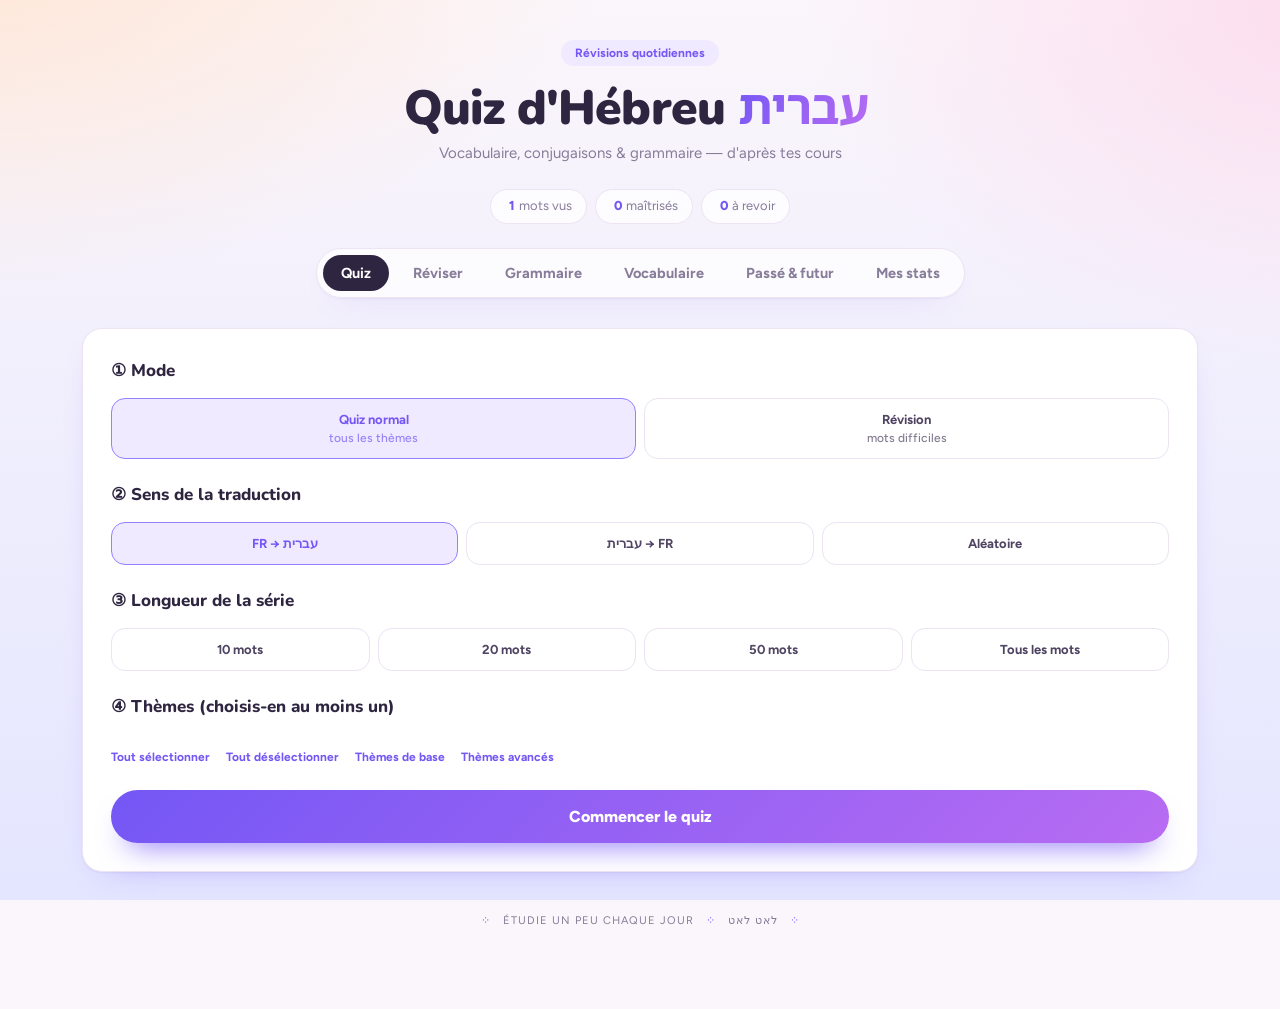
<file: source/exercices/app.html>
<!DOCTYPE html>
<html lang="fr"><head><meta http-equiv="Content-Type" content="text/html; charset=UTF-8">

<meta name="viewport" content="width=device-width, initial-scale=1.0">
<meta name="robots" content="noindex, nofollow, noarchive">
<title>Quiz d'Hébreu · קויז עברית</title>
<link rel="preconnect" href="https://fonts.googleapis.com">
<link rel="preconnect" href="https://fonts.gstatic.com" crossorigin>
<link href="https://fonts.googleapis.com/css2?family=Figtree:wght@400;500;600;700;800&family=Nunito:wght@700;800;900&family=Noto+Sans+Hebrew:wght@400;500;600;700&display=swap" rel="stylesheet">
<style>
  :root {
    /* Charte « doux & lumineux » : fond pêche → rose → lavande, cartes blanches,
       violet pour l'hébreu et l'action, menthe / abricot / corail pour les verdicts. */
    --bg: #fbf6fb;
    --bg-1: #ffe4d1;
    --bg-2: #fcdcee;
    --bg-3: #e4e6ff;
    --paper: #ffffff;
    --glass: rgba(255, 255, 255, 0.72);
    --ink: #2e2540;
    --ink-soft: #4f4462;
    --muted: #877c99;
    --line: #ece3f3;
    --line-strong: #dccfea;
    --hover: #f7f2fc;
    --zebra: #faf6fd;
    --accent: #7457f5;
    --accent-2: #b86cf2;
    --accent-soft: #9580ff;
    --accent-tint: #efeaff;
    --on-accent: #ffffff;
    --he: #5a3fe0;
    --olive: #188a5c;
    --mint: #ddf6ea;
    --gold: #c46a12;
    --peach: #ffedde;
    --rose: #d9466f;
    --rose-tint: #ffe6ee;
    --bad: #d93a45;
    --bad-tint: #ffe5e7;
    --sky: #1f86c8;
    --sky-tint: #e2f2fc;
    --salmon: #ffb9a6;
    --on-salmon: #6e2817;
    --mark: rgba(116, 87, 245, 0.18);
    --selection: rgba(116, 87, 245, 0.22);
    --overlay: rgba(46, 37, 64, 0.38);
    --shadow: rgba(84, 52, 150, 0.10);
    --shadow-card: 0 1px 2px rgba(84, 52, 150, 0.06), 0 14px 34px -22px rgba(116, 87, 245, 0.45);
    --shadow-pop: 0 30px 70px -30px rgba(84, 52, 150, 0.55);
    /* cours passé / futur */
    --t-soft: #f5f0fb;
    --t-note: #fff4e8;
    --t-warn: #ffece9;
    --t-tip: #e6f7ef;
    --t-th: #f3edfb;
    --t-hl: #fff1cf;
    --t-hl2: #e6f1fc;
    --t-sfx: #0f78a8;
    --t-pfx: #8a44c4;
    --t-past: #c4531f;
    --t-fut: #2c74a8;
    --t-past-tint: #ffeadf;
    --t-fut-tint: #e1effa;
    --b-paal: #9a5a1e;
    --b-nifal: #2f7d50;
    --b-piel: #a8336b;
    --b-pual: #b45f8a;
    --b-hifil: #2d63b0;
    --b-hufal: #5b7fc0;
    --b-hitpael: #7044c4;
    --t-warn-ink: #b8352b;
    --t-ok: #1e8456;

    --font-ui: "Figtree", -apple-system, BlinkMacSystemFont, "Segoe UI", Roboto, Helvetica, Arial, sans-serif;
    --font-display: "Nunito", "Figtree", -apple-system, BlinkMacSystemFont, "Segoe UI", sans-serif;
    --font-he: "Noto Sans Hebrew", "Arial Hebrew", "David", "Frank Ruhl Libre", sans-serif;
    --radius: 20px;
    --radius-sm: 14px;
  }
  @media (prefers-color-scheme: dark) {
    :root:not([data-theme="light"]) {
    --bg: #15111e;
    --bg-1: #241829;
    --bg-2: #1f1529;
    --bg-3: #141a30;
    --paper: #211a2e;
    --glass: rgba(33, 26, 46, 0.72);
    --ink: #f4effb;
    --ink-soft: #d8cfe7;
    --muted: #a397b6;
    --line: #342a47;
    --line-strong: #463a5c;
    --hover: #2a2239;
    --zebra: #251e33;
    --accent: #a891ff;
    --accent-2: #d08cff;
    --accent-soft: #c3b5ff;
    --accent-tint: #2e2550;
    --on-accent: #1a1330;
    --he: #bcaaff;
    --olive: #55d39d;
    --mint: #173b2c;
    --gold: #f3a35b;
    --peach: #3b2a1b;
    --rose: #ff86a8;
    --rose-tint: #40202d;
    --bad: #ff7076;
    --bad-tint: #401f25;
    --sky: #6cc0f2;
    --sky-tint: #16303f;
    --salmon: #ff9e86;
    --on-salmon: #2b120b;
    --mark: rgba(168, 145, 255, 0.28);
    --selection: rgba(168, 145, 255, 0.32);
    --overlay: rgba(6, 4, 12, 0.62);
    --shadow: rgba(0, 0, 0, 0.35);
    --shadow-card: 0 1px 2px rgba(0, 0, 0, 0.35), 0 16px 36px -24px rgba(0, 0, 0, 0.8);
    --shadow-pop: 0 30px 70px -30px rgba(0, 0, 0, 0.9);
    --t-soft: #2a2238;
    --t-note: #33261b;
    --t-warn: #3a2023;
    --t-tip: #17332a;
    --t-th: #2b2340;
    --t-hl: #3a3016;
    --t-hl2: #162b3d;
    --t-sfx: #6cc6ef;
    --t-pfx: #cf9bff;
    --t-past: #ff9a66;
    --t-fut: #74b9ec;
    --t-past-tint: #3a2419;
    --t-fut-tint: #172c3d;
    --b-paal: #e6a76a;
    --b-nifal: #6fd29b;
    --b-piel: #f58cbc;
    --b-pual: #e3a3c4;
    --b-hifil: #7fb0f5;
    --b-hufal: #a7bdf0;
    --b-hitpael: #b99bff;
    --t-warn-ink: #ff8b80;
    --t-ok: #5fd6a0;
    color-scheme: dark;
    }
  }
  :root[data-theme="dark"] {
    --bg: #15111e;
    --bg-1: #241829;
    --bg-2: #1f1529;
    --bg-3: #141a30;
    --paper: #211a2e;
    --glass: rgba(33, 26, 46, 0.72);
    --ink: #f4effb;
    --ink-soft: #d8cfe7;
    --muted: #a397b6;
    --line: #342a47;
    --line-strong: #463a5c;
    --hover: #2a2239;
    --zebra: #251e33;
    --accent: #a891ff;
    --accent-2: #d08cff;
    --accent-soft: #c3b5ff;
    --accent-tint: #2e2550;
    --on-accent: #1a1330;
    --he: #bcaaff;
    --olive: #55d39d;
    --mint: #173b2c;
    --gold: #f3a35b;
    --peach: #3b2a1b;
    --rose: #ff86a8;
    --rose-tint: #40202d;
    --bad: #ff7076;
    --bad-tint: #401f25;
    --sky: #6cc0f2;
    --sky-tint: #16303f;
    --salmon: #ff9e86;
    --on-salmon: #2b120b;
    --mark: rgba(168, 145, 255, 0.28);
    --selection: rgba(168, 145, 255, 0.32);
    --overlay: rgba(6, 4, 12, 0.62);
    --shadow: rgba(0, 0, 0, 0.35);
    --shadow-card: 0 1px 2px rgba(0, 0, 0, 0.35), 0 16px 36px -24px rgba(0, 0, 0, 0.8);
    --shadow-pop: 0 30px 70px -30px rgba(0, 0, 0, 0.9);
    --t-soft: #2a2238;
    --t-note: #33261b;
    --t-warn: #3a2023;
    --t-tip: #17332a;
    --t-th: #2b2340;
    --t-hl: #3a3016;
    --t-hl2: #162b3d;
    --t-sfx: #6cc6ef;
    --t-pfx: #cf9bff;
    --t-past: #ff9a66;
    --t-fut: #74b9ec;
    --t-past-tint: #3a2419;
    --t-fut-tint: #172c3d;
    --b-paal: #e6a76a;
    --b-nifal: #6fd29b;
    --b-piel: #f58cbc;
    --b-pual: #e3a3c4;
    --b-hifil: #7fb0f5;
    --b-hufal: #a7bdf0;
    --b-hitpael: #b99bff;
    --t-warn-ink: #ff8b80;
    --t-ok: #5fd6a0;
    color-scheme: dark;
  }
  * { box-sizing: border-box; margin: 0; padding: 0; }
  html, body {
    background: var(--bg);
    color: var(--ink);
    font-family: var(--font-ui);
    min-height: 100vh;
    line-height: 1.6;
  }
  body {
    background-image:
      radial-gradient(1100px 620px at -5% -10%, var(--bg-1) 0%, transparent 62%),
      radial-gradient(900px 620px at 105% 0%, var(--bg-2) 0%, transparent 60%),
      linear-gradient(180deg, var(--bg) 0%, var(--bg-3) 100%);
    background-attachment: fixed;
  }
  .container {
    max-width: 780px;
    margin: 0 auto;
    padding: 40px 24px 80px;
  }
  header {
    text-align: center;
    border-bottom: 1px solid var(--line);
    padding-bottom: 28px;
    margin-bottom: 24px;
  }
  .ornament {
    color: var(--accent);
    letter-spacing: 0.8em;
    font-size: 11px;
    margin-bottom: 12px;
  }
  h1 {
    font-size: 38px;
    font-weight: normal;
    letter-spacing: -0.5px;
    margin-bottom: 6px;
  }
  h1 .he {
    direction: rtl;
    color: var(--accent);
    font-family: var(--font-he);
    font-weight: bold;
    margin-right: 8px;
  }
  .subtitle {
    color: var(--muted);
    font-style: italic;
    font-size: 14px;
    letter-spacing: 0.5px;
  }
  .global-stats {
    text-align: center;
    margin-bottom: 24px;
    font-size: 12px;
    color: var(--muted);
    letter-spacing: 1px;
  }
  .global-stats strong { color: var(--ink); margin: 0 4px; }
  .global-stats .sep { margin: 0 12px; color: var(--line); }
  .tabs {
    display: flex;
    gap: 0;
    border-bottom: 1px solid var(--line);
    margin-bottom: 28px;
  }
  .tab {
    padding: 12px 18px;
    cursor: pointer;
    font-family: inherit;
    font-size: 13px;
    background: none;
    border: none;
    color: var(--muted);
    border-bottom: 2px solid transparent;
    letter-spacing: 1px;
    text-transform: uppercase;
    transition: all 0.2s;
  }
  .tab:hover { color: var(--ink-soft); }
  .tab.active {
    color: var(--accent);
    border-bottom-color: var(--accent);
  }
  .panel { display: none; }
  .panel.active { display: block; animation: fadeIn 0.3s ease-out; }
  @keyframes fadeIn {
    from { opacity: 0; transform: translateY(4px); }
    to { opacity: 1; transform: translateY(0); }
  }

  /* SETUP */
  .setup-card {
    background: var(--paper);
    border: 1px solid var(--line);
    padding: 28px;
    margin-bottom: 24px;
    box-shadow: 0 1px 3px var(--shadow);
  }
  .setup-card h2 {
    font-size: 12px;
    text-transform: uppercase;
    letter-spacing: 2px;
    color: var(--accent);
    font-weight: normal;
    margin-bottom: 14px;
  }
  .mode-group {
    display: flex;
    gap: 8px;
    flex-wrap: wrap;
    margin-bottom: 22px;
  }
  .mode-btn {
    flex: 1;
    min-width: 130px;
    padding: 14px 10px;
    border: 1px solid var(--line);
    background: var(--bg);
    color: var(--ink-soft);
    cursor: pointer;
    font-family: inherit;
    font-size: 13px;
    transition: all 0.2s;
    text-align: center;
  }
  .mode-btn:not(.active):hover { border-color: var(--accent); color: var(--ink); }
  .mode-btn.active {
    background: var(--ink);
    color: var(--paper);
    border-color: var(--ink);
  }
  .mode-btn .sub {
    display: block;
    font-size: 10px;
    margin-top: 4px;
    opacity: 0.7;
    text-transform: uppercase;
    letter-spacing: 1px;
  }
  .themes-grid {
    display: grid;
    grid-template-columns: repeat(auto-fill, minmax(200px, 1fr));
    gap: 6px;
    margin-bottom: 14px;
  }
  .theme-chip {
    display: flex;
    align-items: center;
    gap: 8px;
    padding: 9px 12px;
    border: 1px solid var(--line);
    cursor: pointer;
    background: var(--bg);
    font-size: 13px;
    transition: all 0.15s;
    user-select: none;
  }
  .theme-chip:not(.checked):hover { border-color: var(--accent-soft); }
  .theme-chip.checked {
    background: var(--ink);
    color: var(--paper);
    border-color: var(--ink);
  }
  .theme-chip .count {
    margin-left: auto;
    font-size: 11px;
    opacity: 0.7;
  }
  .theme-actions {
    display: flex;
    gap: 16px;
    font-size: 12px;
    margin-bottom: 22px;
    flex-wrap: wrap;
  }
  .theme-actions a {
    color: var(--accent);
    cursor: pointer;
    text-decoration: underline;
    text-decoration-style: dotted;
  }
  .review-info {
    background: var(--bg);
    border-left: 2px solid var(--gold);
    padding: 10px 14px;
    margin-bottom: 16px;
    font-size: 13px;
    color: var(--ink-soft);
    font-style: italic;
  }
  .start-btn {
    width: 100%;
    padding: 16px;
    background: var(--accent);
    color: var(--on-accent);
    border: none;
    font-family: inherit;
    font-size: 14px;
    letter-spacing: 2px;
    text-transform: uppercase;
    cursor: pointer;
    transition: all 0.2s;
  }
  .start-btn:hover:not(:disabled) {
    background: var(--ink);
  }
  .start-btn:disabled {
    background: var(--muted);
    cursor: not-allowed;
    opacity: 0.6;
  }

  /* QUIZ CARD */
  .quiz-card {
    background: var(--paper);
    border: 1px solid var(--line);
    padding: 40px 32px;
    box-shadow: 0 1px 3px var(--shadow);
    text-align: center;
    position: relative;
  }
  .quiz-meta {
    display: flex;
    justify-content: space-between;
    align-items: center;
    font-size: 11px;
    color: var(--muted);
    text-transform: uppercase;
    letter-spacing: 1.5px;
    margin-bottom: 28px;
    padding-bottom: 14px;
    border-bottom: 1px dashed var(--line);
    gap: 8px;
    flex-wrap: wrap;
  }
  .quiz-meta .theme-tag { color: var(--accent); }
  .quiz-meta .word-stats {
    font-size: 10px;
    color: var(--muted);
  }
  .quiz-meta .word-stats.difficult { color: var(--accent); }
  .quiz-prompt {
    font-size: 11px;
    color: var(--muted);
    text-transform: uppercase;
    letter-spacing: 2px;
    margin-bottom: 14px;
  }
  .quiz-word {
    font-size: 42px;
    margin: 24px 0 32px;
    min-height: 60px;
    line-height: 1.2;
    color: var(--ink);
    word-wrap: break-word;
  }
  .quiz-word.hebrew {
    direction: rtl;
    font-family: var(--font-he);
    font-weight: bold;
    color: var(--accent);
    font-size: 50px;
  }
  .answer-zone {
    min-height: 50px;
    margin: 14px 0;
    padding: 14px;
    border-top: 1px dashed var(--line);
    border-bottom: 1px dashed var(--line);
  }
  .answer-zone.empty { border: none; min-height: 0; padding: 0; margin: 0; }
  .answer-label {
    font-size: 11px;
    color: var(--muted);
    text-transform: uppercase;
    letter-spacing: 2px;
    margin-bottom: 8px;
  }
  .answer-text {
    font-size: 28px;
    color: var(--olive);
    word-wrap: break-word;
  }
  .answer-text.hebrew {
    direction: rtl;
    font-family: var(--font-he);
    font-weight: bold;
    font-size: 34px;
  }
  .answer-voc {
    direction: rtl;
    font-family: var(--font-he);
    font-size: 26px;
    color: var(--gold);
    margin-top: 10px;
    padding-top: 10px;
    border-top: 1px dotted var(--line);
    line-height: 1.5;
  }
  .answer-voc-label {
    font-size: 10px;
    color: var(--muted);
    text-transform: uppercase;
    letter-spacing: 2px;
    margin-top: 12px;
    margin-bottom: 4px;
  }
  .actions {
    display: flex;
    gap: 10px;
    flex-wrap: wrap;
    justify-content: center;
    margin-top: 18px;
  }
  .btn {
    padding: 12px 22px;
    font-family: inherit;
    font-size: 13px;
    letter-spacing: 1px;
    text-transform: uppercase;
    cursor: pointer;
    border: 1px solid var(--ink);
    background: transparent;
    color: var(--ink);
    transition: all 0.15s;
  }
  .btn:hover { background: var(--ink); color: var(--paper); }
  .btn.primary { background: var(--ink); color: var(--paper); }
  .btn.primary:hover { background: var(--accent); border-color: var(--accent); }
  .btn.correct { border-color: var(--olive); color: var(--olive); }
  .btn.correct:hover { background: var(--olive); color: var(--on-accent); }
  .btn.wrong { border-color: var(--accent); color: var(--accent); }
  .btn.wrong:hover { background: var(--accent); color: var(--on-accent); }

  /* SCORE BAR */
  .score-bar {
    display: flex;
    justify-content: space-between;
    align-items: center;
    padding: 14px 20px;
    background: var(--paper);
    border: 1px solid var(--line);
    margin-top: 16px;
    font-size: 13px;
    flex-wrap: wrap;
    gap: 8px;
  }
  .score-item { color: var(--ink-soft); }
  .score-item strong { color: var(--ink); font-size: 16px; margin-right: 4px; }
  .score-correct strong { color: var(--olive); }
  .score-wrong strong { color: var(--accent); }
  .reset-link {
    color: var(--muted);
    cursor: pointer;
    font-size: 11px;
    text-decoration: underline;
    text-decoration-style: dotted;
  }
  .reset-link:hover { color: var(--accent); }

  /* GRAMMAR */
  .grammar-intro {
    color: var(--ink-soft);
    margin-bottom: 24px;
    font-style: italic;
    padding-left: 16px;
    border-left: 2px solid var(--accent);
  }
  .grammar-section {
    background: var(--paper);
    border: 1px solid var(--line);
    margin-bottom: 12px;
    box-shadow: 0 1px 2px var(--shadow);
  }
  .grammar-header {
    padding: 16px 22px;
    cursor: pointer;
    display: flex;
    justify-content: space-between;
    align-items: center;
    user-select: none;
    gap: 12px;
  }
  .grammar-header:hover { background: var(--bg); }
  .grammar-title {
    font-size: 16px;
    color: var(--ink);
  }
  .grammar-title .he {
    direction: rtl;
    color: var(--accent);
    font-family: var(--font-he);
    font-weight: bold;
    margin-right: 10px;
    font-size: 18px;
  }
  .grammar-toggle {
    color: var(--accent);
    font-size: 20px;
    transition: transform 0.2s;
    flex-shrink: 0;
  }
  .grammar-section.open .grammar-toggle {
    transform: rotate(45deg);
  }
  .grammar-content {
    display: none;
    padding: 0 22px 22px;
    border-top: 1px dashed var(--line);
    padding-top: 16px;
    color: var(--ink-soft);
    line-height: 1.75;
  }
  .grammar-section.open .grammar-content { display: block; }
  .grammar-content p { margin-bottom: 12px; }
  .grammar-content ul { margin: 12px 0 12px 22px; }
  .grammar-content li { margin-bottom: 6px; }
  .grammar-content .example {
    background: var(--bg);
    padding: 10px 14px;
    margin: 10px 0;
    border-left: 2px solid var(--gold);
    font-size: 14px;
  }
  .grammar-content .he-inline {
    direction: rtl;
    unicode-bidi: isolate;
    font-family: var(--font-he);
    color: var(--accent);
    font-weight: bold;
    font-size: 17px;
  }
  .grammar-content table {
    width: 100%;
    border-collapse: collapse;
    margin: 12px 0;
    font-size: 14px;
  }
  .grammar-content th, .grammar-content td {
    border: 1px solid var(--line);
    padding: 8px 12px;
    text-align: left;
    vertical-align: top;
  }
  .grammar-content th {
    background: var(--bg);
    font-weight: normal;
    color: var(--accent);
    font-size: 12px;
    text-transform: uppercase;
    letter-spacing: 1px;
  }
  .grammar-content .he-cell {
    direction: rtl;
    font-family: var(--font-he);
    color: var(--accent);
    font-weight: bold;
  }

  /* SECTION HEADERS in grammar list */
  .grammar-category {
    margin: 28px 0 10px;
    font-size: 11px;
    color: var(--muted);
    text-transform: uppercase;
    letter-spacing: 2px;
    padding-left: 4px;
  }
  .grammar-category:first-child { margin-top: 0; }
  /* grands chapitres repliables : on ne voit que leurs titres, on ouvre celui qu'on veut */
  .grammar-group { margin-bottom: 10px; }
  .grammar-group > summary.grammar-category {
    list-style: none; cursor: pointer; user-select: none;
    display: flex; justify-content: space-between; align-items: center; gap: 12px;
    margin: 0; padding: 14px 18px; font-size: 16px; text-transform: none; letter-spacing: 0;
    background: var(--paper); border: 1px solid var(--line); border-radius: 14px;
  }
  .grammar-group > summary::-webkit-details-marker { display: none; }
  .grammar-group > summary::after { content: '▾'; color: var(--muted); transition: transform .2s; }
  .grammar-group[open] > summary::after { transform: rotate(180deg); }
  .grammar-group > summary .n { margin-left: auto; color: var(--muted); font-size: 13px; font-weight: 600; white-space: nowrap; }
  .grammar-group-items { padding: 10px 0 6px; }
  .grammar-sub { font-size: 12px; color: var(--muted); text-transform: uppercase; letter-spacing: 1.5px; margin: 8px 4px 2px; grid-column: 1 / -1; }
  /* vocabulaire : thèmes rangés dans de grandes familles repliables */
  .cours-fam { margin-bottom: 10px; }
  .cours-fam > summary {
    list-style: none; cursor: pointer; user-select: none;
    display: flex; align-items: center; gap: 12px; padding: 14px 18px;
    background: var(--paper); border: 1px solid var(--line); border-radius: 14px;
    font-weight: 800; font-size: 16px; color: var(--accent);
  }
  .cours-fam > summary::-webkit-details-marker { display: none; }
  .cours-fam > summary::after { content: '▾'; color: var(--muted); transition: transform .2s; }
  .cours-fam[open] > summary::after { transform: rotate(180deg); }
  .cours-fam > summary .c { margin-left: auto; color: var(--muted); font-size: 13px; font-weight: 600; white-space: nowrap; }
  .cours-fam-items { padding: 10px 0 4px; }

  /* MOT DU JOUR + CONSEIL DE LA PROF */
  #wotd:empty { display: none; }
  #wotd { display: grid; gap: 10px; margin: 0 auto 18px; max-width: 860px; grid-template-columns: repeat(auto-fit, minmax(260px, 1fr)); align-items: start; }
  .wotd-card, .wotd-tip { background: var(--paper); border: 1px solid var(--line); border-radius: 18px; padding: 14px 18px; box-shadow: 0 1px 2px var(--shadow); }
  .wotd-h { display: flex; justify-content: space-between; align-items: center; gap: 10px; font-size: 13px; font-weight: 800; color: var(--accent); }
  .wotd-x { border: 0; background: none; color: var(--muted); font-size: 18px; cursor: pointer; padding: 0 4px; line-height: 1; }
  .wotd-he { font-family: var(--font-he); font-size: 30px; font-weight: 700; color: var(--ink); margin: 6px 0 4px; display: flex; align-items: center; gap: 10px; justify-content: flex-start; }
  .wotd-fr { font-size: 17px; color: var(--ink); margin: 2px 0; }
  .wotd-ex { font-family: var(--font-he); font-size: 16px; color: var(--ink-soft); margin: 6px 0 0; }
  .wotd-acts { display: flex; flex-wrap: wrap; gap: 8px; margin-top: 10px; }
  .wotd-acts button { font: 700 14px var(--font-ui); border-radius: 999px; padding: 8px 16px; cursor: pointer; border: 1.5px solid var(--line-strong); background: var(--paper); color: var(--ink); }
  .wotd-acts button.ok { background: var(--accent); border-color: transparent; color: var(--on-accent, #fff); }
  .wotd-res { font-size: 14px; font-weight: 700; margin-top: 8px; }
  .wotd-bar { height: 8px; border-radius: 99px; background: var(--line); overflow: hidden; margin-top: 8px; }
  .wotd-bar i { display: block; height: 100%; background: var(--accent); border-radius: 99px; }
  .wotd-tip p { margin: 6px 0 0; font-size: 15.5px; line-height: 1.55; color: var(--ink); white-space: pre-wrap; }

  /* COURS PANEL */
  .cours-search {
    width: 100%; padding: 14px 18px;
    font-family: var(--font-ui); font-size: 15px;
    background: var(--paper); border: 1px solid var(--line); color: var(--ink);
    box-shadow: 0 1px 2px var(--shadow);
  }
  .cours-search:focus { outline: none; border-color: var(--accent-soft); }
  .cours-search::placeholder { color: var(--muted); }
  .cours-bar {
    display: flex; justify-content: space-between; align-items: center;
    margin: 14px 2px 18px; font-size: 11px; color: var(--muted);
    letter-spacing: 1.5px; text-transform: uppercase;
  }
  .cours-bar a { color: var(--accent); cursor: pointer; border-bottom: 1px solid transparent; }
  .cours-bar a:hover { border-bottom-color: var(--accent); }
  .cours-sec {
    background: var(--paper); border: 1px solid var(--line);
    margin-bottom: 12px; box-shadow: 0 1px 2px var(--shadow);
  }
  .cours-sec > summary {
    list-style: none; cursor: pointer; padding: 16px 22px;
    display: flex; justify-content: space-between; align-items: center; gap: 14px;
  }
  .cours-sec > summary::-webkit-details-marker { display: none; }
  .cours-sec > summary .c {
    font-size: 11px; color: var(--muted); letter-spacing: 1.5px;
    text-transform: uppercase; white-space: nowrap;
  }
  .cours-sec[open] > summary { border-bottom: 1px solid var(--line); }
  .cours-tbl { width: 100%; border-collapse: collapse; }
  .cours-tbl td { padding: 10px 22px; border-bottom: 1px solid var(--line); vertical-align: middle; }
  .cours-tbl tr:last-child td { border-bottom: none; }
  .cours-tbl tr:nth-child(even) { background: var(--zebra); }
  .cours-he { direction: rtl; text-align: right; font-size: 21px; color: var(--accent); width: 46%; }
  .cours-fr { color: var(--ink-soft); font-size: 15px; }
  .cours-empty {
    background: var(--paper); border: 1px solid var(--line);
    padding: 34px; text-align: center; color: var(--muted);
  }
  .cours-tbl mark { background: var(--mark); color: inherit; padding: 0 2px; }
  @media (max-width: 600px) {
    .cours-he { font-size: 19px; width: 44%; }
    .cours-tbl td { padding: 9px 14px; }
    .cours-sec > summary { padding: 14px 16px; }
  }

  /* STATS PANEL */
  .stats-card {
    background: var(--paper);
    border: 1px solid var(--line);
    padding: 24px 28px;
    margin-bottom: 16px;
    box-shadow: 0 1px 3px var(--shadow);
  }
  .stats-card h3 {
    font-size: 12px;
    text-transform: uppercase;
    letter-spacing: 2px;
    color: var(--accent);
    font-weight: normal;
    margin-bottom: 14px;
  }
  .stats-numbers {
    display: grid;
    grid-template-columns: repeat(auto-fit, minmax(120px, 1fr));
    gap: 14px;
    margin-bottom: 18px;
  }
  .stat-box {
    text-align: center;
    padding: 14px 8px;
    border: 1px solid var(--line);
    background: var(--bg);
  }
  .stat-box .num {
    font-size: 28px;
    color: var(--ink);
    display: block;
    line-height: 1;
    margin-bottom: 4px;
  }
  .stat-box .lbl {
    font-size: 10px;
    color: var(--muted);
    text-transform: uppercase;
    letter-spacing: 1px;
  }
  .stat-box.green .num { color: var(--olive); }
  .stat-box.red .num { color: var(--accent); }
  .stat-box.gold .num { color: var(--gold); }
  .difficult-list {
    list-style: none;
    padding: 0;
  }
  .difficult-list li {
    display: flex;
    align-items: center;
    justify-content: space-between;
    padding: 8px 0;
    border-bottom: 1px dashed var(--line);
    font-size: 14px;
    gap: 12px;
  }
  .difficult-list li:last-child { border-bottom: none; }
  .difficult-list .word-he {
    direction: rtl;
    font-family: var(--font-he);
    color: var(--accent);
    font-weight: bold;
    font-size: 17px;
    flex-shrink: 0;
  }
  .difficult-list .word-fr {
    color: var(--ink-soft);
    flex: 1;
    text-align: center;
  }
  .difficult-list .word-stat {
    font-size: 11px;
    color: var(--muted);
    flex-shrink: 0;
  }
  .danger-btn {
    background: transparent;
    color: var(--accent);
    border: 1px solid var(--accent);
    padding: 10px 18px;
    font-family: inherit;
    font-size: 12px;
    letter-spacing: 1px;
    text-transform: uppercase;
    cursor: pointer;
    margin-top: 12px;
  }
  .danger-btn:hover { background: var(--accent); color: var(--on-accent); }

  .empty-state {
    text-align: center;
    padding: 60px 20px;
    color: var(--muted);
    font-style: italic;
  }
  .empty-state .big { font-size: 36px; color: var(--accent); margin-bottom: 16px; }

  footer {
    text-align: center;
    margin-top: 40px;
    color: var(--muted);
    font-size: 11px;
    letter-spacing: 1px;
    text-transform: uppercase;
  }
  footer .ornament-small { color: var(--accent); margin: 0 8px; }

  @media (max-width: 600px) {
    .container { padding: 24px 14px 60px; }
    h1 { font-size: 26px; }
    .quiz-card { padding: 28px 18px; }
    .quiz-word { font-size: 30px; }
    .quiz-word.hebrew { font-size: 36px; }
    .answer-text { font-size: 22px; }
    .answer-text.hebrew { font-size: 26px; }
    .themes-grid { grid-template-columns: 1fr 1fr; }
    .tab { padding: 10px 12px; font-size: 11px; letter-spacing: 0.5px; }
    .setup-card { padding: 20px 16px; }
    .mode-btn { min-width: 100px; padding: 12px 8px; }
  }

  /* ============================================================
     THEME CLAIR — noir sur blanc
     Le fichier etait deja pilote par variables : on redefinit la
     palette ci-dessus, et on traite ici les 3 roles que --accent
     cumulait (hebreu / interface / erreur) + les etats "inverses".
     ============================================================ */

  /* Hebreu en bleu nuit : lisible sur blanc, distinct du texte noir */
  h1 .he,
  .quiz-word.hebrew,
  .grammar-title .he,
  .grammar-content .he-inline,
  .grammar-content .he-cell,
  .difficult-list .word-he,
  .answer-voc,
  .cours-he { color: var(--he); }

  /* Etats selectionnes : bleu plein */
  .mode-btn.active,
  .theme-chip.checked {
    background: var(--accent);
    color: var(--on-accent);
    border-color: var(--accent);
  }
  .mode-btn:not(.active):hover { border-color: var(--accent); color: var(--ink); }
  .theme-chip:not(.checked):hover { border-color: var(--accent-soft); }

  .btn { border-color: var(--line); color: var(--ink); }
  .btn:hover,
  .btn.primary { background: var(--accent); border-color: var(--accent); color: var(--on-accent); }
  .btn.primary:hover { background: var(--accent-soft); border-color: var(--accent-soft); }

  .start-btn {
    background: linear-gradient(135deg, var(--accent), var(--accent-2));
    color: var(--on-accent);
    border-radius: 2px;
  }
  .start-btn:hover:not(:disabled) {
    background: linear-gradient(135deg, var(--accent), var(--accent-2));
    filter: brightness(1.08);
  }
  .start-btn:disabled { background: var(--line); color: var(--muted); }

  /* Reussite / erreur : vert et rouge, jamais la couleur d'accent */
  .btn.correct { border-color: var(--olive); color: var(--olive); }
  .btn.correct:hover { background: var(--olive); color: var(--on-accent); border-color: var(--olive); }
  .btn.wrong { border-color: var(--bad); color: var(--bad); }
  .btn.wrong:hover { background: var(--bad); color: var(--on-accent); border-color: var(--bad); }
  .score-wrong strong { color: var(--bad); }
  .stat-box.red .num { color: var(--bad); }
  .quiz-meta .word-stats.difficult { color: var(--gold); }
  .danger-btn { color: var(--bad); border-color: var(--bad); }
  .danger-btn:hover { background: var(--bad); color: var(--on-accent); }

  /* Onglet Cours */
  .cours-search { font-family: inherit; }
  .cours-tbl tr:nth-child(even) { background: var(--zebra); }
  .cours-tbl mark { background: var(--mark); color: var(--ink); }

  ::selection { background: var(--selection); }
  ::-webkit-scrollbar { width: 10px; height: 10px; }
  ::-webkit-scrollbar-track { background: var(--bg); }
  ::-webkit-scrollbar-thumb { background: var(--line); border-radius: 6px; }
  ::-webkit-scrollbar-thumb:hover { background: var(--accent); }


  /* Sur blanc, les survols en var(--bg) seraient invisibles */
  .grammar-header:hover { background: var(--hover); }
  .theme-chip:not(.checked):hover { background: var(--hover); }
  .mode-btn:not(.active):hover { background: var(--hover); }
  ::-webkit-scrollbar-track { background: var(--bg); }


  /* Survol des elements deja selectionnes : on garde le bleu, on l'eclaircit */
  .theme-chip.checked:hover,
  .mode-btn.active:hover,
  .dir-btn.active:hover { filter: brightness(1.15); }


  /* ============================================================
     MISE EN PAGE ADAPTATIVE
     Le conteneur s'elargit par paliers. La largeur sert la ou elle
     aide (puces de themes, lexique, grammaire) ; la question du quiz
     et les textes suivis restent bornes pour rester lisibles.
     ============================================================ */
  @media (min-width: 1000px) { .container { max-width: 940px; } }
  @media (min-width: 1280px) { .container { max-width: 1180px; padding-left: 32px; padding-right: 32px; } }
  @media (min-width: 1600px) { .container { max-width: 1440px; } }
  @media (min-width: 1900px) { .container { max-width: 1660px; } }

  @media (min-width: 1000px) {
    /* la question reste centree : une ligne de texte tres large se lit mal */
    .quiz-card, .score-bar, #series-end .quiz-card {
      max-width: 860px; margin-left: auto; margin-right: auto;
    }
    .grammar-intro { max-width: 860px; }

    /* lexique et grammaire en colonnes */
    #cours-list, .cours-fam-items {
      display: grid; gap: 12px; align-items: start;
      grid-template-columns: repeat(auto-fill, minmax(400px, 1fr));
    }
    #cours-list.grouped { display: block; }
    .grammar-group-items {
      display: grid; gap: 12px; align-items: start;
      grid-template-columns: repeat(auto-fill, minmax(520px, 1fr));
    }
    .cours-sec, .grammar-section { margin-bottom: 0; }
    .grammar-category { grid-column: 1 / -1; margin-top: 18px; }
    .grammar-category:first-child { margin-top: 0; }
  }

  /* ============================================================
     SERIE ET MOTS RATES
     ============================================================ */
  .series-score { font-size: 46px; font-weight: bold; color: var(--accent); margin: 6px 0 2px; }
  .series-sub { color: var(--muted); font-size: 13px; letter-spacing: 1px; text-transform: uppercase; }
  .series-msg { margin: 14px 0 22px; color: var(--ink-soft); font-size: 15px; }
  .missed-toggle {
    display: inline-block; margin-top: 20px; cursor: pointer;
    color: var(--accent); font-size: 13px; border-bottom: 1px solid transparent;
  }
  .missed-toggle:hover { border-bottom-color: var(--accent); }
  .missed-actions { display: flex; gap: 10px; flex-wrap: wrap; margin-bottom: 6px; }
  .missed-intro { font-size: 13px; color: var(--ink-soft); margin-bottom: 14px; }
  .missed-empty { color: var(--muted); font-style: italic; justify-content: center; }
  #series-missed-list { text-align: left; margin-top: 14px; }


  /* Forme au present des verbes */
  .answer-pres {
    direction: rtl; margin-top: 2px; font-size: 26px; color: var(--gold);
    font-family: var(--font-he);
  }
  .cours-pres {
    display: block; direction: rtl; margin-top: 3px;
    font-size: 15px; color: var(--gold); opacity: 0.95;
  }
  /* présent, passé, futur à la 1re personne : une ligne par temps, l'étiquette en petit */
  .verb-forms { display: grid; gap: 1px; justify-items: center; }
  .verb-forms .vf-row { display: inline-flex; align-items: baseline; gap: 8px; direction: rtl; }
  .verb-forms .vf-row i {
    font: 600 10.5px/1 var(--font-ui, inherit); font-style: normal; letter-spacing: .3px;
    color: var(--muted); direction: ltr; min-width: 46px; text-align: left; order: 2;
  }
  .verb-forms [lang="he"] { font-family: var(--font-he); }
  .cours-pres.verb-forms { justify-items: end; margin-top: 4px; }
  .cours-pres.verb-forms .vf-row { font-size: 14.5px; }
  .answer-pres.verb-forms { font-size: 20px; gap: 3px; margin-top: 4px; }


  /* ============================================================
     CARTE DE QUIZ CLIQUABLE + POUCES
     ============================================================ */
  /* uniquement la carte du quiz : l'ecran de fin de serie reutilise .quiz-card */
  #quiz-view .quiz-card { cursor: pointer; transition: box-shadow .18s, transform .18s; user-select: none; }
  #quiz-view .quiz-card:hover { box-shadow: 0 4px 18px var(--shadow); }
  #quiz-view .quiz-card:active { transform: scale(0.997); }
  #quiz-view .quiz-card.revealed { cursor: default; }
  #quiz-view .quiz-card.revealed:hover { box-shadow: 0 1px 3px var(--shadow); }
  #quiz-view .quiz-card.revealed:active { transform: none; }

  .tap-hint {
    font-size: 12px; color: var(--muted); letter-spacing: 1.5px;
    text-transform: uppercase; animation: hintPulse 2.4s ease-in-out infinite;
  }
  @keyframes hintPulse { 0%, 100% { opacity: .5; } 50% { opacity: 1; } }

  .judge-btn {
    display: flex; flex-direction: column; align-items: center; gap: 7px;
    padding: 15px 34px; cursor: pointer; background: transparent;
    border: 2px solid var(--line); border-radius: 14px;
    font-family: inherit; font-size: 11px; letter-spacing: 1.5px;
    text-transform: uppercase; color: var(--muted);
    transition: all .15s;
  }
  .judge-btn svg { width: 34px; height: 34px; display: block; }
  .judge-up { color: var(--olive); border-color: var(--olive); }
  .judge-up:hover { background: var(--olive); color: var(--on-accent); }
  .judge-down { color: var(--bad); border-color: var(--bad); }
  .judge-down:hover { background: var(--bad); color: var(--on-accent); }
  .judge-btn:active { transform: translateY(1px); }
  #actions-judge { gap: 18px; margin-top: 22px; }

  @media (max-width: 600px) {
    .judge-btn { padding: 13px 26px; }
    .judge-btn svg { width: 30px; height: 30px; }
  }


  /* Croix : mettre un mot de cote */
  /* Au repos, la croix etait en var(--line) sur fond blanc : 1,31:1 de
     contraste, donc invisible. Elle est desormais lisible et libellee. */
  .card-x {
    position: absolute; top: 14px; right: 14px;
    display: flex; align-items: center; gap: 7px;
    padding: 7px 13px;
    background: var(--bg); border: 1px solid var(--line); border-radius: 20px;
    color: var(--muted); cursor: pointer; transition: all .15s; z-index: 2;
    font-family: inherit; font-size: 10px; letter-spacing: 1.2px;
    text-transform: uppercase; line-height: 1;
  }
  .card-x svg { width: 13px; height: 13px; flex: none; }
  .card-x:hover {
    color: var(--bad); border-color: var(--bad);
    background: var(--bad-tint);
  }
  /* la pastille se loge au-dessus de l'en-tete de la carte */
  #quiz-view .quiz-card { padding-top: 62px; }
  @media (max-width: 700px) {
    .card-x-label { display: none; }
    .card-x { padding: 9px; border-radius: 50%; }
    .card-x svg { width: 15px; height: 15px; }
    #quiz-view .quiz-card { padding-top: 56px; }
  }
  .restore-btn {
    margin-left: auto; padding: 5px 12px; cursor: pointer;
    background: transparent; border: 1px solid var(--line); border-radius: 8px;
    font-family: inherit; font-size: 11px; letter-spacing: 1px;
    text-transform: uppercase; color: var(--muted); transition: all .15s;
  }
  .restore-btn:hover { border-color: var(--accent); color: var(--accent); }


  /* ============================================================
     COURS PASSE / FUTUR — feuille de style d'origine, cloisonnee
     sous #panel-tenses. Le document stylait des balises nues (h2, p, ul, .he)
     qui existent aussi dans le site : sans cloisonnement il aurait
     repeint toute la page.
     ============================================================ */

#panel-tenses{
  --bg: transparent;
  --panel: var(--paper);
  --accent: var(--b-paal);
  --past: var(--t-past);
  --fut: var(--t-fut);
  --paal: var(--b-paal);
  --nifal: var(--b-nifal);
  --piel: var(--b-piel);
  --pual: var(--b-pual);
  --hifil: var(--b-hifil);
  --hufal: var(--b-hufal);
  --hitpael: var(--b-hitpael);
  --warn: var(--t-warn-ink);
  --ok: var(--t-ok);
}
#panel-tenses *{box-sizing:border-box}
#panel-tenses{scroll-behavior:smooth;scroll-padding-top:70px}
#panel-tenses{
  margin:0;background:var(--bg);color:var(--ink);
  font-family:var(--font-ui);
  font-size:16.5px;line-height:1.65;
}
#panel-tenses .he{
  font-family:var(--font-he);
  direction:rtl;unicode-bidi:isolate;font-size:1.32em;line-height:2;
}
#panel-tenses .he-lg{font-size:1.6em}
#panel-tenses .tr{color:var(--ink-soft);font-style:italic;font-size:.86em;white-space:nowrap}

/* ---------- layout ---------- */
#panel-tenses header.top{
  position:sticky;top:0;z-index:50;background:var(--glass);
  backdrop-filter:blur(8px);border-bottom:1px solid var(--line);
}
#panel-tenses .topinner{max-width:1080px;margin:0 auto;padding:10px 22px;display:flex;align-items:center;gap:18px;flex-wrap:wrap}
#panel-tenses .brand{font-weight:700;letter-spacing:-.01em;font-size:1.02rem;margin-right:auto}
#panel-tenses .brand span{color:var(--accent)}
#panel-tenses nav a{
  color:var(--ink-soft);text-decoration:none;font-size:.83rem;font-weight:600;
  padding:5px 9px;border-radius:6px;white-space:nowrap;
}
#panel-tenses nav a:hover{background:var(--hover);color:var(--ink)}
#panel-tenses main{max-width:1080px;margin:0 auto;padding:0 22px 90px}
#panel-tenses .hero{padding:54px 0 30px;border-bottom:1px solid var(--line);margin-bottom:34px}
#panel-tenses .hero h1{font-size:2.5rem;line-height:1.15;margin:0 0 14px;letter-spacing:-.02em}
#panel-tenses .hero p{color:var(--ink-soft);max-width:66ch;margin:0 0 8px;font-size:1.04rem}
#panel-tenses .kicker{text-transform:uppercase;letter-spacing:.14em;font-size:.72rem;font-weight:700;color:var(--accent);margin-bottom:12px}
#panel-tenses section{margin:0 0 20px;scroll-margin-top:70px}
#panel-tenses h2{font-size:1.62rem;letter-spacing:-.015em;margin:46px 0 6px;padding-top:14px}
#panel-tenses h2 .num{color:var(--accent);font-variant-numeric:tabular-nums;margin-left:2px}
#panel-tenses h3{font-size:1.16rem;margin:30px 0 8px;letter-spacing:-.01em}
#panel-tenses h4{font-size:.97rem;margin:20px 0 6px;color:var(--ink-soft);text-transform:uppercase;letter-spacing:.07em}
#panel-tenses p{margin:0 0 12px}
#panel-tenses ul, #panel-tenses ol{margin:0 0 14px;padding-left:22px}
#panel-tenses li{margin-bottom:6px}
#panel-tenses code{background:var(--t-soft);padding:1px 5px;border-radius:4px;font-size:.88em}
#panel-tenses hr{border:0;border-top:1px solid var(--line);margin:34px 0}

/* ---------- cards / callouts ---------- */
#panel-tenses .card{background:var(--panel);border:1px solid var(--line);border-radius:12px;padding:20px 22px;margin:18px 0}
#panel-tenses .note{border-left:4px solid var(--accent);background:var(--t-note);border-radius:0 10px 10px 0;padding:14px 18px;margin:16px 0}
#panel-tenses .note.warn{border-left-color:var(--warn);background:var(--t-warn)}
#panel-tenses .note.tip{border-left-color:var(--ok);background:var(--t-tip)}
#panel-tenses .note b{display:block;margin-bottom:3px;font-size:.82rem;text-transform:uppercase;letter-spacing:.08em}
#panel-tenses .note.warn b{color:var(--warn)}
#panel-tenses .note.tip b{color:var(--ok)}
#panel-tenses .note:not(.warn):not(.tip) b{color:var(--accent)}

/* ---------- tables ---------- */
#panel-tenses .tbl-wrap{overflow-x:auto;margin:14px 0 6px;-webkit-overflow-scrolling:touch}
#panel-tenses table{border-collapse:collapse;width:100%;background:var(--panel);font-size:.95rem}
#panel-tenses th, #panel-tenses td{border:1px solid var(--line);padding:7px 11px;text-align:left;vertical-align:middle}
#panel-tenses thead th{background:var(--t-th);font-size:.79rem;text-transform:uppercase;letter-spacing:.06em;color:var(--ink-soft);font-weight:700}
#panel-tenses tbody tr:nth-child(even){background:var(--zebra)}
#panel-tenses td.pron{width:118px;white-space:nowrap;font-weight:600;font-size:.9rem}
#panel-tenses td.hcell{text-align:right}
#panel-tenses .hl{background:var(--t-hl) !important}
#panel-tenses .hl2{background:var(--t-hl2) !important}
#panel-tenses .stem{color:var(--past);font-weight:700}
#panel-tenses .sfx{color:var(--t-sfx);font-weight:700}
#panel-tenses .pfx{color:var(--t-pfx);font-weight:700}

/* ---------- tabs ---------- */
#panel-tenses .tabs{display:flex;flex-wrap:wrap;gap:6px;margin:18px 0 0}
#panel-tenses .tabs button{
  border:1px solid var(--line);background:var(--panel);color:var(--ink-soft);
  padding:8px 14px;border-radius:9px;cursor:pointer;font-size:.87rem;font-weight:700;
  font-family:inherit;transition:.15s;
}
#panel-tenses .tabs button:hover{border-color:var(--line-strong);color:var(--ink)}
#panel-tenses .tabs button.on{background:var(--ink);color:var(--paper);border-color:var(--ink)}
#panel-tenses .tabpane{display:none;animation:fade .2s ease}
#panel-tenses .tabpane.on{display:block}
@keyframes fade{from{opacity:0;transform:translateY(3px)}to{opacity:1;transform:none}}

/* ---------- accordion ---------- */
#panel-tenses details{border:1px solid var(--line);border-radius:10px;background:var(--panel);margin:10px 0;overflow:hidden}
#panel-tenses details[open]{box-shadow:0 1px 3px var(--shadow)}
#panel-tenses summary{
  cursor:pointer;padding:13px 18px;font-weight:700;list-style:none;
  display:flex;align-items:center;gap:10px;font-size:1rem;
}
#panel-tenses summary::-webkit-details-marker{display:none}
#panel-tenses summary::before{content:"▸";color:var(--accent);font-size:.9em;transition:.15s}
#panel-tenses details[open] summary::before{transform:rotate(90deg)}
#panel-tenses summary:hover{background:var(--hover)}
#panel-tenses .detbody{padding:2px 18px 18px;border-top:1px solid var(--line)}
#panel-tenses .gz-tag{
  margin-left:auto;font-size:.72rem;font-weight:700;letter-spacing:.05em;
  background:var(--t-soft);color:var(--ink-soft);padding:3px 9px;border-radius:20px;text-transform:uppercase;
}

/* ---------- misc ---------- */
#panel-tenses .grid2{display:grid;grid-template-columns:1fr 1fr;gap:16px}
@media(max-width:760px){.grid2{grid-template-columns:1fr}.hero h1{font-size:1.9rem}}
#panel-tenses .pill{display:inline-block;font-size:.74rem;font-weight:700;padding:2px 9px;border-radius:20px;letter-spacing:.04em}
#panel-tenses .pill.past{background:var(--t-past-tint);color:var(--past)}
#panel-tenses .pill.fut{background:var(--t-fut-tint);color:var(--fut)}
#panel-tenses .formula{
  font-size:1.05rem;text-align:center;padding:16px;background:var(--t-soft);
  border:1px dashed var(--line-strong);border-radius:10px;margin:14px 0;
}
#panel-tenses .toc{columns:2;column-gap:30px;font-size:.94rem}
@media(max-width:640px){.toc{columns:1}}
#panel-tenses .toc a{color:var(--ink);text-decoration:none;display:block;padding:3px 0;border-bottom:1px dotted var(--line)}
#panel-tenses .toc a:hover{color:var(--accent)}
#panel-tenses footer{border-top:1px solid var(--line);padding:26px 0;color:var(--ink-soft);font-size:.87rem;text-align:center}

/* ---------- quiz ---------- */
#panel-tenses .q{border:1px solid var(--line);background:var(--panel);border-radius:11px;padding:15px 18px;margin:12px 0}
#panel-tenses .q .qnum{font-size:.74rem;font-weight:700;letter-spacing:.08em;color:var(--accent);text-transform:uppercase}
#panel-tenses .q .qtext{margin:5px 0 10px}
#panel-tenses .q input[type=text]{
  font-family:var(--font-he);direction:rtl;font-size:1.25rem;
  padding:7px 12px;border:1px solid var(--line-strong);border-radius:8px;width:230px;background:var(--paper);
}
#panel-tenses .q input[type=text]:focus{outline:2px solid var(--accent);outline-offset:1px}
#panel-tenses .opts{display:flex;flex-direction:column;gap:6px}
#panel-tenses .opt{
  border:1px solid var(--line);border-radius:8px;padding:7px 13px;cursor:pointer;
  background:var(--paper);text-align:right;direction:rtl;
  font-family:var(--font-he);font-size:1.2rem;transition:.12s;
}
#panel-tenses .opt:hover{border-color:var(--accent)}
#panel-tenses .opt.sel{border-color:var(--ink);background:var(--hover)}
#panel-tenses .opt.good{border-color:var(--ok);background:var(--mint)}
#panel-tenses .opt.bad{border-color:var(--warn);background:var(--bad-tint)}
#panel-tenses .fb{margin-top:9px;font-size:.9rem;display:none}
#panel-tenses .fb.show{display:block}
#panel-tenses .fb.good{color:var(--ok)}
#panel-tenses .fb.bad{color:var(--warn)}
#panel-tenses .qbar{display:flex;gap:10px;align-items:center;flex-wrap:wrap;margin:18px 0}
#panel-tenses .btn{
  background:var(--ink);color:var(--paper);border:0;padding:10px 20px;border-radius:9px;
  font-weight:700;cursor:pointer;font-size:.9rem;font-family:inherit;
}
#panel-tenses .btn.ghost{background:transparent;color:var(--ink);border:1px solid var(--line)}
#panel-tenses .btn:hover{opacity:.88}
@media print{
  #panel-tenses header.top{display:none}
  #panel-tenses .tabpane{display:block !important}
  #panel-tenses details{page-break-inside:avoid}
  #panel-tenses details .detbody{display:block !important}
}

  /* neutralisations : le document etait une page autonome */
  #panel-tenses { min-height: 0; }
  #panel-tenses header.top { position: static; backdrop-filter: none; }
  #panel-tenses .hero { padding-top: 8px; }


  /* ============================================================
     COURS — bandeau de stats et de revision en haut de l'onglet
     ============================================================ */
  .cours-dash {
    border: 1px solid var(--line); background: var(--paper);
    border-radius: 6px; padding: 16px 18px; margin: 0 0 16px;
  }
  .cd-grid {
    display: grid; grid-template-columns: repeat(auto-fit, minmax(104px, 1fr));
    gap: 10px; margin-bottom: 12px;
  }
  .cd-box { text-align: center; padding: 10px 6px; border: 1px solid var(--line); background: var(--bg); }
  .cd-box b { display: block; font-size: 23px; font-weight: 400; line-height: 1; margin-bottom: 4px; color: var(--ink); }
  .cd-box span { font-size: 9.5px; letter-spacing: 1px; text-transform: uppercase; color: var(--muted); }
  .cd-box.green b { color: var(--olive); }
  .cd-box.red b { color: var(--bad); }
  .cd-box.gold b { color: var(--gold); }
  .cd-flash {
    font-size: 11.5px; color: var(--muted); letter-spacing: .4px;
    display: flex; flex-wrap: wrap; gap: 4px 10px; align-items: center;
  }
  .cd-actions { display: flex; gap: 8px; flex-wrap: wrap; margin-top: 12px; }
  .cd-actions .btn { font-size: 11px; padding: 9px 16px; }
  @media (max-width: 700px) {
    .cours-dash { padding: 14px; }
    .cd-box b { font-size: 20px; }
  }

  /* ============================================================
     FLASHCARDS — revision par theme, en superposition
     ============================================================ */
  .flash-btn {
    padding: 5px 11px; cursor: pointer; white-space: nowrap;
    background: var(--accent); border: 1px solid var(--accent); border-radius: 20px;
    font-family: inherit; font-size: 10px; letter-spacing: 1px;
    text-transform: uppercase; color: var(--on-accent); transition: all .15s;
  }
  .flash-btn:hover { filter: brightness(1.12); }
  /* En-tete de section : ligne 1 = nom + Flashcards + nombre de mots ;
     ligne 2 (section ouverte) = boutons de masquage. Rien ne deborde du cadre. */
  .cours-sec > summary { flex-wrap: wrap; row-gap: 10px; }
  .cours-sec > summary .cours-name { flex: 1 1 auto; min-width: 0; overflow-wrap: anywhere; }
  .cours-sec > summary .flash-btn { margin-left: 0; flex: none; }
  .cours-sec > summary .c { flex: none; }
  .cours-runs { flex: none; display: inline-flex; align-items: center; gap: 4px; padding: 4px 10px; border-radius: 999px; font-size: 12px; font-weight: 800;
    background: var(--mint, #e3f5ea); color: var(--olive, #2f7d4f); white-space: nowrap; }
  .cours-runs.lots { background: var(--olive, #2f7d4f); color: var(--paper, #fff); }
  .cours-runs.zero { background: transparent; color: var(--muted); font-weight: 600; border: 1px dashed var(--line-strong, #ccc); }
  .flash-run { display: inline-block; margin-bottom: 10px; padding: 6px 14px; border-radius: 999px; background: var(--mint, #e3f5ea); color: var(--olive, #2f7d4f); font-weight: 800; font-size: 14px; }
  .cours-sec > summary .cours-tools {
    order: 9; flex: 1 1 100%; margin: 0; justify-content: flex-start;
  }

  .flash-ov {
    position: fixed; inset: 0; z-index: 90; display: none;
    background: var(--overlay); backdrop-filter: blur(3px);
    padding: 20px; overflow-y: auto;
  }
  .flash-ov.on { display: flex; align-items: center; justify-content: center; }
  .flash-box {
    width: 100%; max-width: 620px; background: var(--paper);
    border: 1px solid var(--line); border-radius: 6px; padding: 22px;
    box-shadow: 0 18px 50px var(--shadow);
  }
  .flash-top { display: flex; align-items: center; gap: 12px; margin-bottom: 4px; }
  .flash-title { font-weight: 600; font-size: 15px; flex: 1; }
  .flash-close {
    background: none; border: none; cursor: pointer; font-size: 22px;
    line-height: 1; color: var(--muted); font-family: inherit; padding: 0 4px;
  }
  .flash-close:hover { color: var(--accent); }
  .flash-sub {
    display: flex; align-items: center; gap: 10px; flex-wrap: wrap;
    font-size: 11px; letter-spacing: 1px; text-transform: uppercase;
    color: var(--muted); margin-bottom: 16px;
  }
  .flash-dirs { display: flex; gap: 6px; margin-left: auto; }
  .flash-dir {
    padding: 4px 10px; cursor: pointer; background: var(--bg);
    border: 1px solid var(--line); border-radius: 20px; font-family: inherit;
    font-size: 10px; letter-spacing: 1px; text-transform: uppercase;
    color: var(--muted); transition: all .15s;
  }
  .flash-dir:hover { border-color: var(--accent); color: var(--accent); }
  .flash-dir.on { background: var(--accent); border-color: var(--accent); color: var(--on-accent); }

  .conj-line { display: flex; gap: 12px; align-items: baseline; justify-content: center; flex-wrap: wrap; }
  .conj-tense {
    font-size: 10px; letter-spacing: 1.4px; text-transform: uppercase;
    color: var(--muted); min-width: 62px; text-align: left;
  }
  .conj-form { direction: rtl; font-size: 27px; color: var(--accent); }
  .conj-ask { font-size: 11px; letter-spacing: 1.5px; text-transform: uppercase; color: var(--muted); }
  .conj-inf {
    font-size: 13px; color: var(--ink-soft); display: flex; gap: 10px;
    align-items: baseline; justify-content: center; flex-wrap: wrap;
  }
  .conj-inf .he { direction: rtl; font-size: 17px; color: var(--ink); }
  .flash-card.solo .conj-form { font-size: 40px; }
  @media (max-width: 700px) {
    .conj-form { font-size: 23px; }
    .flash-card.solo .conj-form { font-size: 31px; }
    .conj-tense { min-width: 54px; }
  }

  .flash-card {
    border: 1px solid var(--line); border-radius: 6px; background: var(--bg);
    min-height: 210px; display: flex; flex-direction: column; align-items: center;
    justify-content: center; gap: 12px; padding: 26px 20px; cursor: pointer;
    text-align: center; user-select: none;
  }
  .flash-card:hover { border-color: var(--accent-soft); }
  .flash-face-fr { font-size: 22px; color: var(--ink); }
  .flash-face-he { direction: rtl; font-size: 34px; color: var(--accent); line-height: 1.5; }
  .flash-pres { direction: rtl; font-size: 17px; color: var(--gold); }
  .flash-sep { width: 46px; border-top: 1px solid var(--line); }
  .flash-hint { font-size: 11px; letter-spacing: 1px; text-transform: uppercase; color: var(--muted); }
  .flash-card.solo .flash-face-fr { font-size: 34px; }
  .flash-card.solo .flash-face-he { font-size: 50px; }
  .flash-key {
    display: inline-block; margin-left: 7px; padding: 1px 6px;
    border: 1px solid currentColor; border-radius: 4px; opacity: .65;
    font-size: 10px; line-height: 1.5; vertical-align: 1px;
  }
  .flash-acts { display: flex; gap: 8px; margin-top: 16px; }
  .flash-acts .btn {
    white-space: nowrap; padding: 12px 10px; font-size: 11.5px; letter-spacing: .6px;
  }
  .flash-acts .btn { flex: 1; }
  .flash-bar { height: 3px; background: var(--line); border-radius: 3px; margin: 16px 0 0; overflow: hidden; }
  .flash-bar i { display: block; height: 100%; background: var(--accent); transition: width .2s; }
  .flash-end { text-align: center; padding: 18px 0 4px; }
  .flash-end .big { font-size: 30px; color: var(--accent); }
  .flash-end p { color: var(--ink-soft); margin: 10px 0 18px; }
  @media (max-width: 700px) {
    .flash-box { padding: 16px; }
    .flash-card { min-height: 180px; padding: 20px 14px; }
    .flash-face-he { font-size: 29px; }
    .flash-face-fr { font-size: 19px; }
    .flash-card.solo .flash-face-fr { font-size: 26px; }
    .flash-card.solo .flash-face-he { font-size: 38px; }
    .flash-acts { flex-direction: column; }
  }

  /* ============================================================
     LEXIQUE — vues : par theme / par nature grammaticale
     ============================================================ */
  .cours-views { display: flex; gap: 8px; margin: 0 0 14px; flex-wrap: wrap; }
  .view-btn {
    padding: 8px 16px; cursor: pointer; background: var(--bg);
    border: 1px solid var(--line); border-radius: 20px; font-family: inherit;
    font-size: 11px; letter-spacing: 1.2px; text-transform: uppercase;
    color: var(--muted); transition: all .15s;
  }
  .view-btn:hover { border-color: var(--accent); color: var(--accent); }
  .view-btn.on { background: var(--accent); border-color: var(--accent); color: var(--on-accent); }

  /* ============================================================
     LEXIQUE — masquage d'une colonne pour s'entrainer
     ============================================================ */
  .cours-sec > summary { gap: 10px; }
  .cours-name { flex: none; }
  .cours-tools { display: flex; gap: 6px; margin-left: auto; flex-wrap: wrap; }
  /* les options n'apparaissent qu'une fois la categorie ouverte */
  .cours-sec:not([open]) .cours-tools { display: none; }
  .mask-btn {
    padding: 5px 11px; cursor: pointer; white-space: nowrap;
    background: var(--bg); border: 1px solid var(--line); border-radius: 20px;
    font-family: inherit; font-size: 10px; letter-spacing: 1px;
    text-transform: uppercase; color: var(--muted); transition: all .15s;
  }
  .mask-btn:hover { border-color: var(--accent); color: var(--accent); }
  .mask-btn.on {
    background: var(--accent); border-color: var(--accent); color: var(--on-accent);
  }
  .cours-sec.hide-he .cours-he:not(.shown),
  .cours-sec.hide-fr .cours-fr:not(.shown) {
    filter: blur(6px); cursor: pointer; user-select: none;
  }
  .cours-sec.hide-he .cours-he:not(.shown):hover,
  .cours-sec.hide-fr .cours-fr:not(.shown):hover { filter: blur(2.5px); }
  .cours-sec.hide-he .cours-he.shown,
  .cours-sec.hide-fr .cours-fr.shown { cursor: pointer; }
  @media (max-width: 700px) {
    .cours-sec > summary .cours-tools { margin: 0; }
    .mask-btn { font-size: 9px; padding: 5px 9px; }
  }


  /* ============================================================
     CHARTE « DOUX & LUMINEUX » (2026)
     Couche finale : formes, typographie et couleurs des composants,
     entièrement pilotée par les jetons définis dans :root.
     ============================================================ */
  html, body { font-family: var(--font-ui); color: var(--ink); background-color: var(--bg); }
  body { -webkit-font-smoothing: antialiased; font-size: 15px; }
  :focus-visible { outline: 2.5px solid var(--accent); outline-offset: 2px; border-radius: 10px; }

  /* --- en-tête --- */
  .container > header { border-bottom: 0; padding-bottom: 6px; margin-bottom: 18px; }
  .container > header .ornament {
    display: inline-flex; align-items: center; justify-content: center;
    letter-spacing: 0; font-size: 0; margin-bottom: 14px;
  }
  .container > header .ornament::before {
    content: "Révisions quotidiennes"; font: 700 12px/1 var(--font-ui);
    color: var(--accent); background: var(--accent-tint); padding: 7px 14px; border-radius: 999px;
  }
  h1 {
    font-family: var(--font-display); font-weight: 900; color: var(--ink);
    font-size: clamp(32px, 5.4vw, 48px); letter-spacing: -0.02em; line-height: 1.1;
    text-wrap: balance;
  }
  h1 .he {
    font-family: var(--font-he); font-weight: 700;
    background: linear-gradient(120deg, var(--accent), var(--accent-2));
    -webkit-background-clip: text; background-clip: text; color: transparent;
  }
  .subtitle { font-style: normal; font-size: 15px; letter-spacing: 0; color: var(--muted); margin-top: 6px; }

  .global-stats { display: flex; justify-content: center; flex-wrap: wrap; gap: 8px; letter-spacing: 0; font-size: 13px; }
  .global-stats > span:not(.sep) {
    background: var(--glass); border: 1px solid var(--line); border-radius: 999px; padding: 6px 14px;
    backdrop-filter: blur(8px);
  }
  .global-stats .sep { display: none; }
  .global-stats strong { font-weight: 800; color: var(--accent); }

  /* --- navigation principale : pilules --- */
  .container > .tabs {
    border-bottom: 0; gap: 6px; flex-wrap: wrap; justify-content: center;
    background: var(--glass); border: 1px solid var(--line); border-radius: 999px;
    padding: 6px; width: fit-content; max-width: 100%; margin: 0 auto 30px;
    backdrop-filter: blur(10px); box-shadow: var(--shadow-card);
  }
  .container > .tabs .tab {
    border: 0; border-radius: 999px; padding: 9px 18px;
    text-transform: none; letter-spacing: 0; font-size: 14.5px; font-weight: 700; color: var(--muted);
  }
  .container > .tabs .tab:hover { color: var(--ink); background: var(--hover); }
  .container > .tabs .tab.active { color: var(--paper); background: var(--ink); border: 0; }

  /* --- cartes --- */
  .setup-card, .quiz-card, .stats-card, .grammar-section, .cours-sec, .cours-dash, .flash-box {
    background: var(--paper); border: 1px solid var(--line); border-radius: var(--radius);
    box-shadow: var(--shadow-card);
  }
  .setup-card { padding: 28px; }
  .setup-card h2, .stats-card h3 {
    font-family: var(--font-display); font-weight: 800; font-size: 17px; letter-spacing: 0;
    text-transform: none; color: var(--ink); margin-bottom: 14px;
  }
  .stats-card { padding: 24px; }

  /* --- boutons --- */
  .btn, .danger-btn {
    border-radius: 999px; text-transform: none; letter-spacing: 0; font-weight: 700; font-size: 14px;
    padding: 11px 20px; border: 1.5px solid var(--line-strong); background: var(--paper); color: var(--ink-soft);
  }
  .btn:hover { background: var(--hover); border-color: var(--accent-soft); color: var(--ink); }
  .btn.primary {
    background: linear-gradient(135deg, var(--accent), var(--accent-2)); border-color: transparent; color: var(--on-accent);
    box-shadow: 0 10px 22px -12px var(--accent);
  }
  .btn.primary:hover { filter: brightness(1.06); background: linear-gradient(135deg, var(--accent), var(--accent-2)); color: var(--on-accent); }
  .danger-btn { color: var(--bad); border-color: var(--bad-tint); background: var(--bad-tint); }
  .danger-btn:hover { background: var(--bad); color: var(--paper); border-color: var(--bad); }
  .start-btn {
    border-radius: 999px; text-transform: none; letter-spacing: 0; font-weight: 800; font-size: 16px; padding: 17px;
    box-shadow: 0 16px 30px -16px var(--accent);
  }
  .start-btn:disabled { box-shadow: none; }

  /* modes, longueur de série, sens de traduction */
  .mode-btn {
    border-radius: var(--radius-sm); border: 1.5px solid var(--line); background: var(--paper);
    font-weight: 700; color: var(--ink-soft); padding: 13px 10px;
  }
  .mode-btn .sub { text-transform: none; letter-spacing: 0; font-weight: 500; font-size: 12px; }
  .mode-btn:not(.active):hover { border-color: var(--accent-soft); background: var(--hover); }
  .mode-btn.active { background: var(--accent-tint); color: var(--accent); border-color: var(--accent-soft); }

  /* puces de thèmes */
  .themes-grid { gap: 8px; }
  .theme-chip {
    border-radius: 999px; border: 1.5px solid var(--line); background: var(--paper);
    color: var(--ink-soft); font-weight: 600; padding: 9px 14px;
  }
  .theme-chip:not(.checked):hover { border-color: var(--accent-soft); background: var(--hover); }
  .theme-chip.checked { background: var(--accent-tint); color: var(--accent); border-color: var(--accent-soft); }
  .theme-chip.checked::before {
    content: ""; width: 8px; height: 8px; border-radius: 50%; background: var(--accent); flex: none;
  }
  .theme-chip .count { font-variant-numeric: tabular-nums; font-weight: 700; }
  .theme-actions a { text-decoration: none; font-weight: 700; color: var(--accent); }
  .theme-actions a:hover { text-decoration: underline; }
  .review-info { border-left: 0; background: var(--peach); color: var(--ink-soft); border-radius: var(--radius-sm); font-style: normal; }

  /* --- carte de quiz --- */
  .quiz-card { padding: 34px 30px; border-radius: 26px; }
  .quiz-meta { border-bottom: 1px solid var(--line); letter-spacing: .08em; font-weight: 700; }
  .quiz-meta .theme-tag {
    color: var(--accent); background: var(--accent-tint); padding: 4px 11px; border-radius: 999px; letter-spacing: 0;
    text-transform: none; font-size: 12.5px;
  }
  .quiz-prompt { letter-spacing: .12em; font-weight: 700; }
  .quiz-word { font-family: var(--font-display); font-weight: 800; letter-spacing: -0.01em; }
  .quiz-word.hebrew, .answer-text.hebrew, .answer-voc { font-family: var(--font-he); }
  .answer-zone { border-color: var(--line); border-style: solid; border-width: 1px 0; }
  .answer-text { color: var(--olive); font-weight: 700; }
  .judge-btn { border-radius: 18px; border-width: 1.5px; font-weight: 800; letter-spacing: .04em; }
  .judge-up { background: var(--mint); border-color: transparent; }
  .judge-down { background: var(--bad-tint); border-color: transparent; }
  .judge-up:hover { background: var(--olive); color: var(--paper); }
  .judge-down:hover { background: var(--bad); color: var(--paper); }
  .card-x { border-radius: 999px; }
  .score-bar { letter-spacing: 0; }
  .score-item strong { font-family: var(--font-display); font-weight: 900; }

  /* --- statistiques en tuiles teintées --- */
  .stats-numbers { gap: 10px; }
  .stat-box { border: 0; border-radius: 18px; background: var(--accent-tint); padding: 16px 8px; }
  .stat-box .num { font-family: var(--font-display); font-weight: 900; color: var(--accent); font-variant-numeric: tabular-nums; }
  .stat-box .lbl { color: var(--ink-soft); font-weight: 700; letter-spacing: .06em; }
  .stat-box.green { background: var(--mint); } .stat-box.green .num { color: var(--olive); }
  .stat-box.red { background: var(--rose-tint); } .stat-box.red .num { color: var(--rose); }
  .stat-box.gold { background: var(--peach); } .stat-box.gold .num { color: var(--gold); }
  .difficult-list li { border-color: var(--line); }
  .difficult-list .word-he { font-family: var(--font-he); }

  /* --- onglet Cours --- */
  .cours-dash { padding: 20px; }
  .cd-box { border: 0; border-radius: 16px; background: var(--accent-tint); }
  .cd-box b { font-family: var(--font-display); font-weight: 900; color: var(--accent); }
  .cd-box span { color: var(--ink-soft); font-weight: 700; }
  .cd-box.green { background: var(--mint); } .cd-box.green b { color: var(--olive); }
  .cd-box.red { background: var(--rose-tint); } .cd-box.red b { color: var(--rose); }
  .cd-box.gold { background: var(--peach); } .cd-box.gold b { color: var(--gold); }
  .cd-actions .btn { font-size: 13.5px; padding: 10px 18px; }

  .view-btn {
    border-radius: 999px; text-transform: none; letter-spacing: 0; font-size: 14px; font-weight: 700;
    padding: 9px 18px; border: 1.5px solid var(--line); background: var(--paper); color: var(--muted);
  }
  .view-btn:hover { color: var(--ink); border-color: var(--accent-soft); }
  .view-btn.on { background: var(--ink); color: var(--paper); border-color: var(--ink); }
  .cours-search {
    border-radius: 999px; padding: 14px 22px; border: 1.5px solid var(--line); box-shadow: var(--shadow-card);
    background: var(--paper);
  }
  .cours-search:focus { border-color: var(--accent-soft); box-shadow: 0 0 0 4px var(--accent-tint); outline: none; }
  .cours-bar { letter-spacing: .06em; font-weight: 700; }
  .cours-bar a { color: var(--accent); }
  .cours-sec { overflow: hidden; }
  .cours-sec > summary .cours-name { font-family: var(--font-display); font-weight: 800; font-size: 17px; color: var(--ink); }
  .cours-sec > summary .c { font-weight: 700; letter-spacing: .06em; }
  .cours-sec:hover > summary { background: var(--hover); }
  .cours-sec[open] > summary { border-bottom-color: var(--line); }
  .cours-tbl td { border-color: var(--line); }
  .cours-tbl tr:nth-child(even) { background: var(--zebra); }
  .cours-he { font-family: var(--font-he); color: var(--he); font-weight: 600; }
  .cours-fr { color: var(--ink-soft); }
  .cours-pres { color: var(--gold); font-family: var(--font-he); }
  .cours-empty { border-radius: var(--radius); background: var(--glass); border: 1px dashed var(--line-strong); }
  .mask-btn {
    border-radius: 999px; text-transform: none; letter-spacing: 0; font-size: 12.5px; font-weight: 700;
    padding: 6px 13px; border: 1.5px solid var(--line); background: var(--paper); color: var(--muted);
  }
  .mask-btn:hover { color: var(--accent); border-color: var(--accent-soft); }
  .mask-btn.on { background: var(--accent-tint); color: var(--accent); border-color: var(--accent-soft); }
  .flash-btn {
    border-radius: 999px; text-transform: none; letter-spacing: 0; font-size: 12.5px; font-weight: 800;
    padding: 7px 14px; border: 0; color: var(--on-accent);
    background: linear-gradient(135deg, var(--accent), var(--accent-2));
    box-shadow: 0 8px 16px -10px var(--accent);
  }

  /* --- lexique : en-tête de carte identique pour tous les thèmes ---
     ligne 1 : nom du thème (sur 2 lignes au besoin) ; ligne 2 : nombre de mots + séries faites ;
     à droite, centré sur les deux lignes : Flashcards ; dessous (carte ouverte) : masquage. */
  #cours-list .cours-sec > summary {
    display: grid; grid-template-columns: minmax(0, 1fr) auto; align-items: center;
    grid-template-areas: "name flash" "meta flash" "tools tools";
    column-gap: 14px; row-gap: 6px; padding: 16px 20px; min-height: 84px;
  }
  #cours-list .cours-sec > summary .cours-name { grid-area: name; align-self: end; line-height: 1.25; }
  #cours-list .cours-sec > summary .cours-meta { grid-area: meta; align-self: start; display: flex; align-items: center; gap: 10px; flex-wrap: wrap; min-width: 0; }
  #cours-list .cours-sec > summary .c { font-size: 12px; letter-spacing: .04em; text-transform: none; color: var(--muted); }
  #cours-list .cours-sec > summary .flash-btn { grid-area: flash; align-self: center; }
  #cours-list .cours-sec > summary .cours-tools { grid-area: tools; margin: 6px 0 0; justify-content: flex-start; }
  #cours-list .cours-sec:not([open]) > summary .cours-tools { display: none; }
  #cours-list .cours-runs { padding: 2px 9px; font-size: 11.5px; }
  #cours-list .cours-runs.zero { border: 0; padding: 0; font-weight: 600; font-size: 12px; background: none; }

  /* --- grammaire --- */
  .grammar-intro { border-left: 0; font-style: normal; background: var(--glass); border-radius: var(--radius-sm); padding: 14px 18px; }
  .grammar-category { font-family: var(--font-display); font-weight: 800; letter-spacing: 0; text-transform: none; font-size: 15px; color: var(--accent); }
  .grammar-section { overflow: hidden; }
  .grammar-header { padding: 18px 22px; }
  .grammar-title { font-family: var(--font-display); font-weight: 800; }
  .grammar-title .he { font-family: var(--font-he); color: var(--he); }
  .grammar-toggle {
    width: 30px; height: 30px; border-radius: 50%; display: grid; place-items: center;
    background: var(--accent-tint); color: var(--accent); font-size: 18px; line-height: 1;
  }
  .grammar-content { border-top: 1px solid var(--line); }
  .grammar-content .example { border-left: 0; background: var(--peach); border-radius: var(--radius-sm); padding: 12px 16px; }
  .grammar-content .he-inline, .grammar-content .he-cell { font-family: var(--font-he); color: var(--he); }
  .grammar-content table { border-collapse: separate; border-spacing: 0; border: 1px solid var(--line); border-radius: var(--radius-sm); overflow: hidden; }
  .grammar-content th, .grammar-content td { border: 0; border-bottom: 1px solid var(--line); }
  .grammar-content tr:last-child td { border-bottom: 0; }
  .grammar-content th { background: var(--accent-tint); color: var(--accent); font-weight: 800; letter-spacing: .04em; }

  /* --- flashcards --- */
  .flash-ov { background: var(--overlay); backdrop-filter: blur(8px); }
  .flash-box { border-radius: 26px; box-shadow: var(--shadow-pop); padding: 24px; }
  .flash-title { font-family: var(--font-display); font-weight: 900; font-size: 18px; }
  .flash-close { width: 34px; height: 34px; border-radius: 50%; background: var(--hover); padding: 0; }
  .flash-dir {
    border-radius: 999px; text-transform: none; letter-spacing: 0; font-weight: 700; font-size: 12px;
    border: 1.5px solid var(--line); background: var(--paper); color: var(--muted);
  }
  .flash-dir.on { background: var(--ink); color: var(--paper); border-color: var(--ink); }

  /* --- audio : bouton 🔊 --- */
  .hps-btn {
    display: none; align-items: center; justify-content: center; width: 32px; height: 32px; padding: 0; margin: 0 6px;
    border-radius: 50%; border: 1.5px solid var(--line); background: var(--paper); color: var(--accent);
    cursor: pointer; vertical-align: middle; flex: none; transition: background .15s, border-color .15s;
  }
  .hps-on .hps-btn { display: inline-flex; }
  .hps-btn:hover { border-color: var(--accent); background: var(--accent-tint); }
  .hps-btn.playing { background: var(--accent); border-color: var(--accent); color: var(--on-accent); }
  .hps-btn.lg { width: 40px; height: 40px; }
  .hps-btn.lg svg { width: 22px; height: 22px; }
  .cours-he .hps-btn { margin: 0; margin-inline-start: 12px; }
  .flash-face-he .hps-btn { margin: 0 10px; }
  .flash-auto { display: none; }
  .hps-on .flash-auto { display: inline-flex; }
  @media (max-width: 600px) { .cours-he .hps-btn { width: 30px; height: 30px; margin-inline-start: 8px; } }

  /* --- Réviser : révision espacée et jeux courts --- */
  #panel-revise .rv-today { background: var(--paper); border: 1px solid var(--line); border-radius: 24px; padding: 22px; box-shadow: var(--shadow-card); }
  .rv-head { display: flex; gap: 16px; align-items: flex-start; justify-content: space-between; }
  .rv-today h2 { font-family: var(--font-display); font-weight: 900; font-size: 22px; margin: 0 0 4px; color: var(--ink); }
  .rv-sub { color: var(--ink-soft); margin: 0; font-size: 14.5px; line-height: 1.5; }
  .rv-big { min-width: 86px; text-align: center; background: var(--accent-tint); border-radius: 18px; padding: 10px 12px; }
  .rv-big b { display: block; font: 900 30px/1.05 var(--font-display); color: var(--accent); }
  .rv-big span { font-size: 12px; color: var(--ink-soft); }
  .rv-acts { display: flex; gap: 10px; margin: 18px 0 4px; flex-wrap: wrap; }
  .rv-acts .btn { flex: 1 1 220px; padding: 14px 16px; font-size: 14px; border-radius: 999px; }
  .rv-acts .btn.primary { background: linear-gradient(135deg, var(--accent), var(--accent-2)); color: var(--on-accent); border-color: transparent; }
  .rv-acts .btn:disabled { opacity: .55; cursor: default; }
  .rv-boxes { display: grid; grid-template-columns: repeat(6, 1fr); gap: 8px; margin: 20px 0 6px; }
  .rv-box { text-align: center; font-size: 11.5px; line-height: 1.3; color: var(--ink-soft); }
  .rv-box i { display: block; height: 46px; border-radius: 10px; background: var(--hover); position: relative; overflow: hidden; margin-bottom: 6px; }
  .rv-box i b { position: absolute; left: 0; right: 0; bottom: 0; background: var(--accent-soft); border-radius: 10px 10px 0 0; }
  .rv-box strong { display: block; font-size: 15px; color: var(--ink); }
  .rv-note { font-size: 13px; color: var(--ink-soft); margin: 12px 0 0; line-height: 1.5; }
  .rv-h { font-family: var(--font-display); font-weight: 900; font-size: 18px; margin: 26px 0 12px; color: var(--ink); }
  .rv-games { display: grid; grid-template-columns: repeat(auto-fit, minmax(210px, 1fr)); gap: 12px; }
  .rv-game {
    display: flex; flex-direction: column; gap: 6px; align-items: flex-start; text-align: left; padding: 18px; border-radius: 20px;
    border: 1px solid var(--line); background: var(--paper); cursor: pointer; font-family: inherit; color: var(--ink); box-shadow: var(--shadow-card);
  }
  .rv-game:hover { border-color: var(--accent-soft); }
  .rv-game .rv-ic { font-size: 24px; line-height: 1; }
  .rv-game b { font-family: var(--font-display); font-weight: 900; font-size: 16px; }
  .rv-game span { font-size: 13.5px; color: var(--ink-soft); line-height: 1.4; }
  .rv-game small { font-size: 12px; color: var(--accent); font-weight: 700; margin-top: auto; }
  .tab .rv-badge {
    display: inline-block; min-width: 18px; padding: 0 6px; margin-left: 6px; border-radius: 999px; background: var(--rose);
    color: #fff; font-size: 11px; font-weight: 800; line-height: 18px; text-align: center; vertical-align: 1px; letter-spacing: 0;
  }
  body.rv-quiet .hp-toast.xp { display: none; }
  .rv-timer { margin-left: auto; font-weight: 800; color: var(--ink); letter-spacing: 0; font-size: 14px; text-transform: none; }
  .rv-timer.low { color: var(--bad); }
  .rv-help { text-align: center; font-size: 13px; color: var(--muted); margin: 0 0 12px; }
  .rv-pairs { display: grid; grid-template-columns: 1fr 1fr; gap: 10px; }
  .rv-col { display: grid; gap: 8px; align-content: start; }
  .rv-tile {
    min-height: 50px; padding: 8px 10px; border-radius: 14px; border: 1.5px solid var(--line); background: var(--paper);
    font: 700 14.5px/1.25 var(--font-ui, inherit); color: var(--ink); cursor: pointer; transition: transform .12s, opacity .25s;
  }
  .rv-tile.he { font-family: var(--font-he); font-size: 21px; font-weight: 600; color: var(--he); }
  .rv-tile:hover { border-color: var(--accent-soft); }
  .rv-tile.sel { border-color: var(--accent); background: var(--accent-tint); }
  .rv-tile.ok { border-color: var(--olive); background: var(--mint); }
  .rv-tile.gone { opacity: 0; pointer-events: none; transform: scale(.92); }
  .rv-tile.bad, .rv-letter.bad { border-color: var(--bad); background: var(--bad-tint); animation: rvShake .35s; }
  @keyframes rvShake { 20% { transform: translateX(-5px); } 40% { transform: translateX(5px); } 60% { transform: translateX(-3px); } 80% { transform: translateX(3px); } }
  .rv-slots { display: flex; gap: 6px; justify-content: center; flex-wrap: wrap; min-height: 50px; }
  .rv-slot { width: 38px; height: 48px; border-bottom: 3px solid var(--line-strong, var(--line)); display: flex; align-items: center; justify-content: center; font: 600 28px var(--font-he); color: var(--he); }
  .rv-slot.gap { width: 14px; border: 0; }
  .rv-letters { display: flex; gap: 8px; justify-content: center; flex-wrap: wrap; }
  .rv-letter {
    width: 48px; height: 52px; border-radius: 14px; border: 1.5px solid var(--line); background: var(--paper);
    font: 600 26px var(--font-he); color: var(--ink); cursor: pointer; box-shadow: 0 2px 0 var(--line);
  }
  .rv-letter:hover { border-color: var(--accent-soft); }
  .rv-reveal { font: 600 34px/1.4 var(--font-he); color: var(--he); }
  .rv-q { display: flex; gap: 8px; justify-content: center; flex-wrap: wrap; }
  .rv-chip { padding: 5px 12px; border-radius: 999px; background: var(--accent-tint); color: var(--accent); font-weight: 800; font-size: 14px; }
  .rv-choices { display: grid; grid-template-columns: 1fr 1fr; gap: 10px; margin-top: 14px; }
  .rv-choice {
    position: relative; min-height: 58px; padding: 8px 30px; border-radius: 16px; border: 1.5px solid var(--line); background: var(--paper);
    font: 600 23px var(--font-he); color: var(--he); cursor: pointer;
  }
  .rv-choice:hover:not(:disabled) { border-color: var(--accent-soft); }
  .rv-choice .rv-num { position: absolute; top: 6px; right: 9px; font: 700 10px var(--font-ui, inherit); color: var(--muted); }
  .rv-choice.ok { border-color: var(--olive); background: var(--mint); color: var(--olive); }
  .rv-choice.bad { border-color: var(--bad); background: var(--bad-tint); color: var(--bad); }
  .rv-choice:disabled { cursor: default; }
  .rv-best { font-weight: 800; color: var(--gold); margin: -6px 0 16px; }
  .rv-verdict { display: inline-block; padding: 6px 16px; border-radius: 999px; font: 900 19px/1.2 var(--font-display); }
  .rv-verdict.ok { background: var(--mint); color: var(--olive); }
  .rv-verdict.bad { background: var(--bad-tint); color: var(--bad); }
  .flash-card.rv-is-ok, .flash-card.rv-is-ok:hover { border: 2px solid var(--olive); }
  .flash-card.rv-is-bad, .flash-card.rv-is-bad:hover { border: 2px solid var(--bad); }
  .rv-sol { display: grid; gap: 2px; justify-items: center; }
  .rv-sol-l { font-size: 12px; font-weight: 700; color: var(--muted); }
  .rv-sol [lang="he"] { font: 600 22px var(--font-he); color: var(--olive); }
  .rv-durs { display: grid; grid-template-columns: 1fr 1fr; gap: 10px; }
  .rv-dur {
    position: relative; display: grid; gap: 4px; padding: 18px 12px; border-radius: 18px; border: 1.5px solid var(--line);
    background: var(--paper); cursor: pointer; font-family: inherit; color: var(--ink);
  }
  .rv-dur b { font: 900 22px var(--font-display); }
  .rv-dur small { font-size: 12px; color: var(--muted); }
  .rv-dur:hover, .rv-dur.pref { border-color: var(--accent); }
  .rv-dur.pref { background: var(--accent-tint); }
  .rv-dur .rv-num { position: absolute; top: 8px; right: 11px; font: 700 10px var(--font-ui, inherit); color: var(--muted); }
  @media (prefers-reduced-motion: reduce) { .rv-tile.bad, .rv-letter.bad { animation: none; } .rv-tile { transition: none; } }
  @media (max-width: 700px) {
    #panel-revise .rv-today { padding: 18px 16px; border-radius: 20px; }
    .rv-boxes { gap: 5px; }
    .rv-box { font-size: 10.5px; }
    .rv-tile { font-size: 13.5px; min-height: 46px; padding: 6px 8px; }
    .rv-tile.he { font-size: 19px; }
    .rv-letter { width: 42px; height: 48px; font-size: 23px; }
    .rv-slot { width: 30px; height: 44px; font-size: 24px; }
    .rv-choice { font-size: 20px; min-height: 54px; }
  }

  /* --- flashcards : réponse écrite --- */
  .flash-modes { display: flex; gap: 6px; margin-left: auto; }
  .flash-modes + .flash-dirs { margin-left: 0; }
  .flash-mode {
    padding: 4px 11px; cursor: pointer; border-radius: 999px; font-family: inherit; font-weight: 700; font-size: 12px;
    border: 1.5px solid var(--line); background: var(--paper); color: var(--muted); transition: all .15s;
  }
  .flash-mode:hover { border-color: var(--accent); color: var(--accent); }
  .flash-mode.on { background: var(--accent); border-color: var(--accent); color: var(--on-accent); }
  .flash-card.typed { cursor: default; user-select: text; gap: 14px; }
  .flash-card.typed:hover { border-color: var(--line); }
  .flash-ask { font-size: 13px; color: var(--muted); }
  .flash-fields { width: 100%; max-width: 380px; display: grid; gap: 8px; }
  .flash-field { display: grid; gap: 4px; text-align: left; }
  .flash-field > span { font-size: 12px; font-weight: 700; color: var(--muted); }
  .flash-in {
    width: 100%; font: 600 22px/1.3 var(--font-ui, inherit); padding: 10px 14px; color: var(--ink);
    background: var(--paper); border: 1.5px solid var(--line-strong, var(--line)); border-radius: 14px; outline: none;
  }
  .flash-in[dir="rtl"] { font-family: var(--font-he); font-size: 26px; text-align: right; color: var(--he); }
  .flash-in:focus { border-color: var(--accent); box-shadow: 0 0 0 3px var(--mark); }
  .flash-kb { width: 100%; max-width: 440px; display: grid; gap: 5px; direction: rtl; user-select: none; }
  .flash-kb-row { display: flex; gap: 4px; justify-content: center; }
  .flash-kb button {
    flex: 1 1 0; min-width: 0; max-width: 40px; height: 40px; padding: 0; cursor: pointer;
    font: 600 19px/1 var(--font-he); color: var(--ink); background: var(--paper);
    border: 1px solid var(--line); border-radius: 9px; box-shadow: 0 1px 0 var(--line);
  }
  .flash-kb button:active { background: var(--accent-tint); }
  .flash-kb .wide { max-width: 150px; flex: 4 1 0; font: 700 12px/1 var(--font-ui, inherit); color: var(--muted); }
  .flash-kb .bs { max-width: 64px; flex: 1.6 1 0; font-size: 16px; }
  .flash-kb-sw { background: none; border: 0; padding: 2px; cursor: pointer; font: 600 12px var(--font-ui, inherit); color: var(--accent); text-decoration: underline; }
  .flash-verdict { font-family: var(--font-display); font-weight: 900; font-size: 18px; }
  .flash-verdict.ok { color: var(--olive); }
  .flash-verdict.near { color: var(--gold); }
  .flash-verdict.bad { color: var(--bad); }
  .flash-given { font-size: 14px; color: var(--ink-soft); display: grid; gap: 4px; }
  .flash-given b { font-weight: 700; }
  .flash-given .he { font-family: var(--font-he); font-size: 18px; direction: rtl; unicode-bidi: isolate; }
  .flash-given .x { text-decoration: line-through; text-decoration-color: var(--bad); }
  .flash-acts .btn.sugg { box-shadow: 0 0 0 3px var(--mark); }
  @media (max-width: 700px) {
    .flash-in { font-size: 19px; padding: 9px 12px; }
    .flash-in[dir="rtl"] { font-size: 23px; }
    .flash-kb button { height: 38px; font-size: 17px; }
    .flash-acts.typed-acts { flex-direction: row; flex-wrap: wrap; }
    .flash-acts.typed-acts .btn { flex: 1 1 40%; }
  }
  .flash-card {
    border-radius: 22px; border: 1px solid var(--line);
    background: linear-gradient(160deg, var(--paper) 0%, var(--accent-tint) 140%);
  }
  .flash-card:hover { border-color: var(--accent-soft); }
  .flash-face-fr { font-family: var(--font-display); font-weight: 800; color: var(--ink); }
  .flash-face-he, .conj-form, .flash-pres { font-family: var(--font-he); }
  .flash-face-he, .conj-form { color: var(--he); }
  .flash-bar { height: 6px; border-radius: 999px; background: var(--hover); }
  .flash-bar i { border-radius: 999px; background: linear-gradient(90deg, var(--accent), var(--accent-2)); }
  .flash-acts .btn { border-radius: 999px; }
  .flash-acts [data-ans="known"], .flash-acts [data-flip] {
    background: linear-gradient(135deg, var(--accent), var(--accent-2)); color: var(--on-accent); border-color: transparent;
  }
  .flash-acts [data-ans="soft"] { background: var(--paper); color: var(--muted); border-color: var(--line-strong); }
  .flash-acts [data-ans="again"] { background: var(--salmon); color: var(--on-salmon); border-color: transparent; }
  .flash-acts [data-ans]:hover { filter: brightness(1.05); }
  .flash-end .big { font-family: var(--font-display); font-weight: 900; color: var(--accent); }

  /* --- cours passé / futur : même typographie, couleurs harmonisées --- */
  #panel-tenses { font-family: var(--font-ui); color: var(--ink); background: transparent; }
  #panel-tenses .he { font-family: var(--font-he); }
  #panel-tenses header.top { border-radius: var(--radius); border: 1px solid var(--line); backdrop-filter: blur(10px); }
  #panel-tenses h1, #panel-tenses h2, #panel-tenses h3 { font-family: var(--font-display); }
  #panel-tenses table { border-radius: var(--radius-sm); }

  footer { color: var(--muted); }

  @media (max-width: 600px) {
    .container > .tabs { border-radius: 22px; }
    .container > .tabs .tab { padding: 8px 13px; font-size: 13.5px; }
    .quiz-card { padding: 26px 18px; }
  }

  /* ajustements apres revue */
  .theme-chip { border-radius: 16px; }
  .flash-acts .btn { font-size: 14px; letter-spacing: 0; font-weight: 800; padding: 13px 10px; }
  #panel-tenses .note { border-left: 0; border-radius: var(--radius-sm); }
  @media (max-width: 600px) {
    .container > .tabs {
      flex-wrap: nowrap; overflow-x: auto; justify-content: flex-start; width: 100%;
      border-radius: 999px; scrollbar-width: none;
    }
    .container > .tabs::-webkit-scrollbar { display: none; }
    /* fondu a droite : indique que la barre defile */
    .container > .tabs { -webkit-mask-image: linear-gradient(90deg, #000 82%, transparent); mask-image: linear-gradient(90deg, #000 82%, transparent); }
    .container > .tabs .tab { flex: none; }
  }
  /* sur telephone ou tablette tactile, pas de clavier : on cache les touches Espace / A / O / P */
  .hint-touch { display: none; }
  @media (hover: none), (max-width: 700px) {
    .flash-key { display: none; }
    .hint-mouse { display: none; }
    .hint-touch { display: inline; }
  }
  @media (prefers-reduced-motion: reduce) {
    *, *::before, *::after { animation: none !important; transition: none !important; scroll-behavior: auto !important; }
  }
</style>
</head>
<body>

<div class="container">
  <header>
    <div class="ornament">⁘ &nbsp; ⁘ &nbsp; ⁘</div>
    <h1>Quiz d'Hébreu <span class="he">עברית</span></h1>
    <div class="subtitle">Vocabulaire, conjugaisons &amp; grammaire — d'après tes cours</div>
  </header>

  <div class="global-stats" id="global-stats">
    <span><strong id="gs-seen">1</strong><span data-pl="mot vu|mots vus">mots vus</span></span>
    <span class="sep">·</span>
    <span><strong id="gs-mastered">0</strong><span data-pl="maîtrisé|maîtrisés">maîtrisés</span></span>
    <span class="sep">·</span>
    <span><strong id="gs-difficult">0</strong>à revoir</span>
  </div>

  <div id="wotd"></div>

  <div class="tabs">
    <button class="tab active" data-tab="quiz">Quiz</button>
    <button class="tab" data-tab="revise">Réviser</button>
    <button class="tab" data-tab="grammar">Grammaire</button>
    <button class="tab" data-tab="cours">Vocabulaire</button>
    <button class="tab" data-tab="tenses">Passé &amp; futur</button>
    <button class="tab" data-tab="stats">Mes stats</button>
  </div>

  <!-- ================ QUIZ PANEL ================ -->
  <div class="panel active" id="panel-quiz">
    <div id="setup-view">
      <div class="setup-card">
        <h2>① Mode</h2>
        <div class="mode-group">
          <button class="mode-btn active" data-mode="normal">Quiz normal<span class="sub">tous les thèmes</span></button>
          <button class="mode-btn" data-mode="review">Révision<span class="sub">mots difficiles</span></button>
        </div>

        <h2>② Sens de la traduction</h2>
        <div class="mode-group">
          <button class="dir-btn mode-btn active" data-dir="fr-he">FR → עברית</button>
          <button class="dir-btn mode-btn" data-dir="he-fr">עברית → FR</button>
          <button class="dir-btn mode-btn" data-dir="mixed">Aléatoire</button>
        </div>

        <h2>③ Longueur de la série</h2>
        <div class="mode-group">
          <button class="len-btn mode-btn" data-len="10">10 mots</button>
          <button class="len-btn mode-btn" data-len="20">20 mots</button>
          <button class="len-btn mode-btn" data-len="50">50 mots</button>
          <button class="len-btn mode-btn" data-len="0">Tous les mots</button>
        </div>

        <div id="review-info" class="review-info" style="display:none;">
          Mode Révision : la série ne contient que les mots que tu as ratés au moins une fois.
          <span id="review-count"></span>
        </div>

        <h2 id="themes-label">④ Thèmes (choisis-en au moins un)</h2>
        <div class="themes-grid" id="themes-grid"></div>
        <div class="theme-actions">
          <a id="select-all">Tout sélectionner</a>
          <a id="select-none">Tout désélectionner</a>
          <a id="select-core">Thèmes de base</a>
          <a id="select-advanced">Thèmes avancés</a>
        </div>

        <button class="start-btn" id="start-btn">Commencer le quiz</button>
      </div>
    </div>

    <div id="quiz-view" style="display:none;">
      <div class="quiz-card">
        <button class="card-x" id="exclude-btn" title="Mettre ce mot de côté (retiré des prochains quiz et de la liste des ratés)" aria-label="Mettre ce mot de côté"><svg viewBox="0 0 24 24" fill="none" stroke="currentColor" stroke-width="2.4" stroke-linecap="round" aria-hidden="true"><path d="M5 5l14 14M19 5L5 19"/></svg><span class="card-x-label">Mettre de côté</span></button>
        <div class="quiz-meta">
          <span class="theme-tag" id="current-theme">—</span>
          <span class="word-stats" id="word-stats"></span>
          <span id="question-num">Question 1</span>
        </div>
        <div class="quiz-prompt" id="quiz-prompt">Traduis en hébreu :</div>
        <div class="quiz-word" id="quiz-word">—</div>
        <div class="answer-zone empty" id="answer-zone"></div>
        <div class="actions" id="actions-reveal">
          <span class="tap-hint"><span class="hint-mouse">Clique sur la carte ou appuie sur Espace pour voir la réponse</span><span class="hint-touch">Touche la carte pour voir la réponse</span></span>
        </div>
        <div class="actions" id="actions-judge" style="display:none;">
          <button class="judge-btn judge-up" id="correct-btn" title="J'avais juste" aria-label="J'avais juste">
            <svg viewBox="0 0 24 24" fill="currentColor" aria-hidden="true"><path d="M1 21h4V9H1v12zm22-11c0-1.1-.9-2-2-2h-6.31l.95-4.57.03-.32c0-.41-.17-.79-.44-1.06L14.17 1 7.59 7.59C7.22 7.95 7 8.45 7 9v10c0 1.1.9 2 2 2h9c.83 0 1.54-.5 1.84-1.22l3.02-7.05c.09-.23.14-.47.14-.73v-2z"/></svg><span>J'avais juste <span class="flash-key">A</span></span>
          </button>
          <button class="judge-btn judge-down" id="wrong-btn" title="J'avais faux" aria-label="J'avais faux">
            <svg viewBox="0 0 24 24" fill="currentColor" aria-hidden="true"><path d="M15 3H6c-.83 0-1.54.5-1.84 1.22l-3.02 7.05c-.09.23-.14.47-.14.73v2c0 1.1.9 2 2 2h6.31l-.95 4.57-.03.32c0 .41.17.79.44 1.06L9.83 23l6.59-6.59c.36-.36.58-.86.58-1.41V5c0-1.1-.9-2-2-2zm4 0v12h4V3h-4z"/></svg><span>J'avais faux <span class="flash-key">P</span></span>
          </button>
        </div>
      </div>
      <div class="score-bar">
        <span class="score-item score-correct"><strong id="score-c">0</strong>justes</span>
        <span class="score-item score-wrong"><strong id="score-w">0</strong>faux</span>
        <span class="score-item"><strong id="score-t">0</strong>total</span>
        <a class="reset-link" id="back-setup">← Réglages</a>
      </div>
    </div>

    <div id="series-end" style="display:none;">
      <div class="quiz-card">
        <div class="series-sub">Série terminée</div>
        <div class="series-score" id="series-score">—</div>
        <div class="series-msg" id="series-msg"></div>
        <div class="actions">
          <button class="btn primary" id="series-again">Nouvelle série</button>
          <button class="btn wrong" id="series-review" style="display:none;">Rejouer les ratés</button>
          <button class="btn" id="series-back">← Réglages</button>
        </div>
        <div id="series-missed-wrap" style="display:none;">
          <span class="missed-toggle" id="series-missed-toggle">Voir les mots ratés ▾</span>
          <ul class="difficult-list" id="series-missed-list" style="display:none;"></ul>
        </div>
      </div>
    </div>
  </div>

  <!-- ================ GRAMMAR PANEL ================ -->
  <div class="panel" id="panel-grammar">
    <div class="grammar-intro">
      Rappels de grammaire tirés de tes cours, organisés par catégorie. Clique sur un titre pour ouvrir/fermer.
    </div>
    <div id="grammar-list"><div class="grammar-category">⁘ Structure de base</div><div class="grammar-section">
      <div class="grammar-header">
        <div class="grammar-title">Phrase nominale <span class="he" dir="rtl">משפט שמני</span></div>
        <div class="grammar-toggle">+</div>
      </div>
      <div class="grammar-content">
          <p>En hébreu, il n'y a pas de verbe « être » au présent. La phrase se construit donc <strong>sans verbe</strong>.</p>
          <ul>
            <li>Elle sert à exprimer : l'identité, un état, une qualité, une profession, une appartenance.</li>
            <li>Structure : <em>Sujet + attribut</em></li>
          </ul>
          <div class="example">
            <span class="he-inline">הַיֶּלֶד חָכָם</span> → L'enfant est intelligent.<br>
            <span class="he-inline">אֲנִי מוֹרָה</span> → Je suis enseignante.<br>
            <span class="he-inline">הוּא רוֹפֵא</span> → Il est médecin.
          </div>
          <p>Au passé et au futur en revanche, on utilise le verbe <span class="he-inline">להיות</span> (être) conjugué.</p>
          <div class="example">
            <span class="he-inline">הַקָּפֶה הָיָה קַר</span> → Le café était froid.<br>
            <span class="he-inline">הַשִּׂמְלָה הָיְתָה וְרוּדָה</span> → La robe était rose.
          </div>
        </div>
    </div><div class="grammar-section">
      <div class="grammar-header">
        <div class="grammar-title">Genre des noms <span class="he" dir="rtl">מין השם</span></div>
        <div class="grammar-toggle">+</div>
      </div>
      <div class="grammar-content">
          <p>Comme en français, les noms ont un genre. En général :</p>
          <ul>
            <li><strong>Féminin</strong> : suffixe en <span class="he-inline">ה‑</span> (voyelle A) ou <span class="he-inline">ת‑</span></li>
            <li><strong>Masculin</strong> : pas de suffixe particulier</li>
          </ul>
          <div class="example">
            <span class="he-inline">רוֹפֵא / רוֹפְאָה</span> → médecin (m./f.)<br>
            <span class="he-inline">דּוֹד / דּוֹדָה</span> → oncle / tante<br>
            <span class="he-inline">תַּלְמִיד / תַּלְמִידָה</span> → élève (m./f.)
          </div>
          <p><strong>Exceptions féminines</strong> sans terminaison apparente :</p>
          <div class="example">
            <span class="he-inline">עִיר</span> (ville), <span class="he-inline">דֶּרֶךְ</span> (chemin), <span class="he-inline">אֶרֶץ</span> (pays) → féminins.<br>
            <span class="he-inline">בַּיִת</span> (maison), <span class="he-inline">זַיִת</span> (olive) → masculins.
          </div>
        </div>
    </div><div class="grammar-section">
      <div class="grammar-header">
        <div class="grammar-title">Pluriel des noms <span class="he" dir="rtl">רבים</span></div>
        <div class="grammar-toggle">+</div>
      </div>
      <div class="grammar-content">
          <p>Le pluriel régulier se reconnaît aux suffixes :</p>
          <ul>
            <li><strong>Masculin</strong> : <span class="he-inline">ים‑</span></li>
            <li><strong>Féminin</strong> : <span class="he-inline">וֹת‑</span></li>
          </ul>
          <div class="example">
            <span class="he-inline">תַּלְמִיד → תַּלְמִידִים</span> (élèves m.)<br>
            <span class="he-inline">תַּלְמִידָה → תַּלְמִידוֹת</span> (élèves f.)<br>
            <span class="he-inline">דּוֹד → דּוֹדִים</span> / <span class="he-inline">דּוֹדָה → דּוֹדוֹת</span>
          </div>
          <p><strong>Attention</strong> : certains noms masculins prennent un pluriel en <span class="he-inline">וֹת‑</span> et inversement.</p>
          <div class="example">
            <span class="he-inline">שֻׁלְחָן → שֻׁלְחָנוֹת</span> (table, m. avec pluriel en וֹת)<br>
            <span class="he-inline">שָׁנָה → שָׁנִים</span> (année, f. avec pluriel en ים)
          </div>
        </div>
    </div><div class="grammar-section">
      <div class="grammar-header">
        <div class="grammar-title">Accord de l'adjectif <span class="he" dir="rtl">התאמת שם התואר</span></div>
        <div class="grammar-toggle">+</div>
      </div>
      <div class="grammar-content">
          <p>L'adjectif s'accorde en <strong>genre, nombre et défini</strong> avec le nom.</p>
          <p>Si le nom porte l'article défini <span class="he-inline">הַ‑</span>, l'adjectif aussi.</p>
          <div class="example">
            <span class="he-inline">בַּיִת גָּדוֹל</span> → une grande maison<br>
            <span class="he-inline">הַבַּיִת הַגָּדוֹל</span> → la grande maison<br>
            <span class="he-inline">הַחֻלְצוֹת הָאֲדֻמּוֹת</span> → les chemises rouges
          </div>
          <p>Dans une phrase nominale (sans verbe), l'adjectif attribut est <strong>non défini</strong> :</p>
          <div class="example">
            <span class="he-inline">הַבַּיִת גָּדוֹל</span> → La maison est grande.
          </div>
        </div>
    </div><div class="grammar-section">
      <div class="grammar-header">
        <div class="grammar-title">Démonstratifs &amp; il y a <span class="he" dir="rtl">זה / יש</span></div>
        <div class="grammar-toggle">+</div>
      </div>
      <div class="grammar-content">
          <p><strong>C'est / Ce sont</strong> : <span class="he-inline">זֶה</span> (m.) / <span class="he-inline">זֹאת</span> (f.) / <span class="he-inline">אֵלֶּה</span> (pl.)</p>
          <div class="example">
            <span class="he-inline">זֶה בַּיִת גָּדוֹל</span> → C'est une grande maison.<br>
            <span class="he-inline">אֵלֶּה סְפָרִים חֲדָשִׁים</span> → Ce sont des livres neufs.
          </div>
          <p><strong>Il y a / il n'y a pas</strong> : <span class="he-inline">יֵשׁ</span> / <span class="he-inline">אֵין</span></p>
          <div class="example">
            <span class="he-inline">יֵשׁ סֵפֶר עַל הַשֻּׁלְחָן</span> → Il y a un livre sur la table.<br>
            <span class="he-inline">אֵין מַחְשֵׁב בַּכִּתָּה</span> → Il n'y a pas d'ordinateur dans la classe.
          </div>
        </div>
    </div><div class="grammar-category">⁘ Possession &amp; avoir</div><div class="grammar-section">
      <div class="grammar-header">
        <div class="grammar-title">Avoir : יש ל / אין ל <span class="he" dir="rtl">יש לי / אין לי</span></div>
        <div class="grammar-toggle">+</div>
      </div>
      <div class="grammar-content">
          <p>Il n'y a pas de verbe « avoir » en hébreu. On utilise <span class="he-inline">יֵשׁ ל־</span> (« il y a à ») / <span class="he-inline">אֵין ל־</span> (négation).</p>
          <p>Les pronoms suffixes : <span class="he-inline">לִי, לְךָ, לָךְ, לוֹ, לָהּ, לָנוּ, לָכֶם, לָכֶן, לָהֶם, לָהֶן</span></p>
          <div class="example">
            <span class="he-inline">יֵשׁ לִי שְׁאֵלָה</span> → J'ai une question.<br>
            <span class="he-inline">אֵין לוֹ זְמַן</span> → Il n'a pas le temps.
          </div>
          <p><strong>Aux trois temps :</strong></p>
          <table>
            <tbody><tr><th>Temps</th><th>Affirmation</th><th>Négation</th></tr>
            <tr><td>Présent</td><td>יש ל־</td><td>אין ל־</td></tr>
            <tr><td>Passé (sg.m / sg.f / pl)</td><td>היה / הייתה / היו ל־</td><td>לא היה / לא הייתה / לא היו ל־</td></tr>
            <tr><td>Futur (sg.m / sg.f / pl)</td><td>יהיה / תהיה / יהיו ל־</td><td>לא יהיה / לא תהיה / לא יהיו ל־</td></tr>
          </tbody></table>
          <div class="example">
            <span class="he-inline">הָיוּ לִי פְּגִישׁוֹת חֲשׁוּבוֹת</span> → J'avais des réunions importantes.<br>
            <span class="he-inline">יִהְיֶה לָהּ בַּיִת חָדָשׁ</span> → Elle aura une nouvelle maison.
          </div>
          <p><strong>Astuce</strong> : le verbe s'accorde avec le <em>complément</em> (ce qui est possédé), pas avec le sujet ! "J'avais des réunions" → réunions = pluriel → <span class="he-inline">היו</span>.</p>
        </div>
    </div><div class="grammar-section">
      <div class="grammar-header">
        <div class="grammar-title">État construit (smikhout) <span class="he" dir="rtl">סמיכות</span></div>
        <div class="grammar-toggle">+</div>
      </div>
      <div class="grammar-content">
          <p>La <strong>סמיכות</strong> exprime un lien étroit entre deux noms (souvent traduit par « de » en français). Les deux noms forment une seule unité.</p>
          <p>Le premier nom (<span class="he-inline">נִסְמָךְ</span>) change souvent de forme — on l'appelle <strong>forme construite</strong>. Le second nom (<span class="he-inline">סוֹמֵךְ</span>) ne change pas.</p>

          <p><strong>Les 4 cas de transformation du premier nom</strong> :</p>
          <table>
            <tbody><tr><th>Genre / nombre</th><th>Forme libre</th><th>→ Forme construite</th><th>Règle</th></tr>
            <tr><td>m. sg.</td><td class="he-cell">בַּיִת</td><td class="he-cell">בֵּית‑</td><td>change parfois de voyelles</td></tr>
            <tr><td>f. sg. en ‑ה</td><td class="he-cell">עוּגָה</td><td class="he-cell">עוּגַת‑</td><td><strong>ה ← ת</strong></td></tr>
            <tr><td>m. pl. en ‑ים</td><td class="he-cell">בָּתִּים</td><td class="he-cell">בָּתֵּי‑</td><td><strong>ים ← י</strong></td></tr>
            <tr><td>f. pl. en ‑ות</td><td class="he-cell">עוּגוֹת</td><td class="he-cell">עוּגוֹת‑</td><td>inchangé</td></tr>
          </tbody></table>

          <p><strong>① Masculin singulier</strong> — la forme peut rester identique ou changer de voyelles (cas irréguliers à apprendre).</p>
          <table>
            <tbody><tr><th>Forme libre</th><th>Construit</th><th>Exemple</th></tr>
            <tr><td class="he-cell">בַּיִת</td><td class="he-cell">בֵּית‑</td><td class="he-cell">בֵּית סֵפֶר → école</td></tr>
            <tr><td class="he-cell">בֶּן</td><td class="he-cell">בֶּן‑</td><td class="he-cell">בֶּן דּוֹד → cousin</td></tr>
            <tr><td class="he-cell">שֵׁם</td><td class="he-cell">שֵׁם‑</td><td class="he-cell">שֵׁם מִשְׁפָּחָה → nom de famille</td></tr>
            <tr><td class="he-cell">לַחַץ</td><td class="he-cell">לַחַץ‑</td><td class="he-cell">לַחַץ דָּם → tension artérielle</td></tr>
            <tr><td class="he-cell">חֶדֶר</td><td class="he-cell">חֲדַר‑</td><td class="he-cell">חֲדַר מִיּוּן → service des urgences</td></tr>
          </tbody></table>

          <p><strong>② Féminin singulier</strong> — la terminaison <span class="he-inline">ה‑</span> devient <span class="he-inline">ת‑</span>. C'est la règle la plus visible et la plus régulière.</p>
          <table>
            <tbody><tr><th>Forme libre</th><th>Construit</th><th>Exemple</th></tr>
            <tr><td class="he-cell">עוּגָה</td><td class="he-cell">עוּגַת‑</td><td class="he-cell">עוּגַת שׁוֹקוֹלָד → gâteau au chocolat</td></tr>
            <tr><td class="he-cell">אֲרוּחָה</td><td class="he-cell">אֲרוּחַת‑</td><td class="he-cell">אֲרוּחַת בּוֹקֶר → petit-déjeuner</td></tr>
            <tr><td class="he-cell">בְּדִיקָה</td><td class="he-cell">בְּדִיקַת‑</td><td class="he-cell">בְּדִיקַת דָּם → prise de sang</td></tr>
            <tr><td class="he-cell">תְּעוּדָה</td><td class="he-cell">תְּעוּדַת‑</td><td class="he-cell">תְּעוּדַת זֶהוּת → carte d'identité</td></tr>
            <tr><td class="he-cell">תַּחֲנָה</td><td class="he-cell">תַּחֲנַת‑</td><td class="he-cell">תַּחֲנַת אוֹטוֹבּוּס → arrêt de bus</td></tr>
            <tr><td class="he-cell">קוּפָּה</td><td class="he-cell">קוּפַּת‑</td><td class="he-cell">קוּפַּת חוֹלִים → caisse maladie</td></tr>
          </tbody></table>

          <p><strong>③ Masculin pluriel</strong> — la terminaison <span class="he-inline">ים‑</span> devient <span class="he-inline">י‑</span>. Le radical peut aussi changer de voyelles.</p>
          <table>
            <tbody><tr><th>Forme libre</th><th>Construit</th><th>Exemple</th></tr>
            <tr><td class="he-cell">בָּתִּים</td><td class="he-cell">בָּתֵּי‑</td><td class="he-cell">בָּתֵּי חוֹלִים → hôpitaux</td></tr>
            <tr><td class="he-cell">בְּנֵי‑</td><td class="he-cell">בְּנֵי‑</td><td class="he-cell">בְּנֵי דּוֹד → cousins</td></tr>
            <tr><td class="he-cell">חַיִּים</td><td class="he-cell">חַיֵּי‑</td><td class="he-cell">חַיֵּי מִשְׁפָּחָה → vie de famille</td></tr>
            <tr><td class="he-cell">מִשְׁקָפַיִם</td><td class="he-cell">מִשְׁקְפֵי‑</td><td class="he-cell">מִשְׁקְפֵי שֶׁמֶשׁ → lunettes de soleil</td></tr>
            <tr><td class="he-cell">בְּגָדִים</td><td class="he-cell">בִּגְדֵי‑</td><td class="he-cell">בִּגְדֵי יָם → maillots de bain</td></tr>
            <tr><td class="he-cell">קוֹרוֹת</td><td class="he-cell">קוֹרוֹת‑</td><td class="he-cell">קוֹרוֹת חַיִּים → CV (litt. : événements de la vie)</td></tr>
          </tbody></table>

          <p><strong>④ Féminin pluriel</strong> — la terminaison <span class="he-inline">ות‑</span> ne change pas. C'est le cas le plus simple !</p>
          <table>
            <tbody><tr><th>Forme libre</th><th>Construit</th><th>Exemple</th></tr>
            <tr><td class="he-cell">עוּגוֹת</td><td class="he-cell">עוּגוֹת‑</td><td class="he-cell">עוּגוֹת שׁוֹקוֹלָד → gâteaux au chocolat</td></tr>
            <tr><td class="he-cell">חֲנוּיוֹת</td><td class="he-cell">חֲנוּיוֹת‑</td><td class="he-cell">חֲנוּיוֹת בְּגָדִים → magasins de vêtements</td></tr>
            <tr><td class="he-cell">תְּמוּנוֹת</td><td class="he-cell">תְּמוּנוֹת‑</td><td class="he-cell">תְּמוּנוֹת יְלָדִים → photos d'enfants</td></tr>
            <tr><td class="he-cell">אֲרוּחוֹת</td><td class="he-cell">אֲרוּחוֹת‑</td><td class="he-cell">אֲרוּחוֹת בּוֹקֶר → petits-déjeuners</td></tr>
          </tbody></table>

          <p><strong>L'article défini</strong> se place uniquement sur le <strong>second nom</strong>. Tout le smikhout devient alors défini.</p>
          <div class="example">
            <span class="he-inline">בֵּית סֵפֶר</span> → une école<br>
            <span class="he-inline">בֵּית הַסֵּפֶר</span> → l'école (✅)<br>
            <span class="he-inline">הַבַּיִת הַסֵּפֶר</span> → incorrect ❌
          </div>

          <p><strong>L'accord des adjectifs</strong> se fait avec le <strong>premier nom</strong> (le nom principal). L'adjectif vient à la fin de tout le smikhout.</p>
          <div class="example">
            <span class="he-inline">בֵּית הַסֵּפֶר הֶחָדָשׁ</span> → la nouvelle école<br>
            (l'adjectif s'accorde avec <span class="he-inline">בית</span> « maison » — masculin singulier — pas avec <span class="he-inline">ספר</span> « livre »)<br><br>
            <span class="he-inline">עוּגַת הַשּׁוֹקוֹלָד הַטְּעִימָה</span> → le délicieux gâteau au chocolat<br>
            (féminin car <span class="he-inline">עוגה</span> « gâteau » est féminin, même si <span class="he-inline">שוקולד</span> « chocolat » est masculin)
          </div>

          <p><strong>Astuce</strong> : pour reconnaître un smikhout, cherche un <span class="he-inline">ת‑</span> à la place d'un <span class="he-inline">ה‑</span> attendu, ou un <span class="he-inline">י‑</span> à la place d'un <span class="he-inline">ים‑</span>. C'est presque toujours un état construit.</p>
        </div>
    </div><div class="grammar-section">
      <div class="grammar-header">
        <div class="grammar-title">את + COD défini <span class="he" dir="rtl">את</span></div>
        <div class="grammar-toggle">+</div>
      </div>
      <div class="grammar-content">
          <p>Quand le COD (complément d'objet direct) est <strong>défini</strong>, on doit le faire précéder de <span class="he-inline">אֶת</span>. Si le COD est indéfini, pas de <span class="he-inline">את</span>.</p>
          <div class="example">
            <span class="he-inline">אֲנִי אוֹכֵל תַּפּוּחַ</span> → Je mange une pomme. (indéfini, pas de את)<br>
            <span class="he-inline">אֲנִי אוֹכֵל אֶת הַתַּפּוּחַ</span> → Je mange la pomme. (défini → את)
          </div>
          <p>Les noms propres sont automatiquement définis :</p>
          <div class="example">
            <span class="he-inline">אֲנִי אוֹהֶבֶת אֶת יִשְׂרָאֵל</span> → J'aime Israël.<br>
            <span class="he-inline">רָאִיתִי אֶת דָּן</span> → J'ai vu Dan.
          </div>
          <p><strong>את se conjugue</strong> avec des pronoms suffixes pour donner « le, la, les » :</p>
          <table>
            <tbody><tr><th>Pronom</th><th>Forme</th></tr>
            <tr><td>me</td><td class="he-cell">אותי</td></tr>
            <tr><td>te (m./f.)</td><td class="he-cell">אותך</td></tr>
            <tr><td>le / la</td><td class="he-cell">אותו / אותה</td></tr>
            <tr><td>nous</td><td class="he-cell">אותנו</td></tr>
            <tr><td>vous (m./f.)</td><td class="he-cell">אתכם / אתכן</td></tr>
            <tr><td>les (m./f.)</td><td class="he-cell">אותם / אותן</td></tr>
          </tbody></table>
          <div class="example">
            <span class="he-inline">רָאִיתִי אֶת דָּן... רָאִיתִי אוֹתוֹ בְּבֵית קָפֶה</span><br>
            → J'ai vu Dan. Je l'ai vu au café.
          </div>
        </div>
    </div><div class="grammar-section">
      <div class="grammar-header">
        <div class="grammar-title">אותו / le même <span class="he" dir="rtl">אותו</span></div>
        <div class="grammar-toggle">+</div>
      </div>
      <div class="grammar-content">
          <p>Au-delà de son usage pronominal, <span class="he-inline">אותו</span> exprime aussi <strong>« le même »</strong>.</p>
          <table>
            <tbody><tr><th>Forme</th><th>Genre / nombre</th></tr>
            <tr><td class="he-cell">אותו (ה)ספר</td><td>le même livre (m.sg)</td></tr>
            <tr><td class="he-cell">אותה (ה)חולצה</td><td>la même chemise (f.sg)</td></tr>
            <tr><td class="he-cell">אותם (ה)תלמידים</td><td>les mêmes élèves (m.pl)</td></tr>
            <tr><td class="he-cell">אותן (ה)תלמידות</td><td>les mêmes élèves (f.pl)</td></tr>
          </tbody></table>
          <div class="example">
            <span class="he-inline">קָנִינוּ אוֹתָהּ שִׂמְלָה</span> → Nous avons acheté la même robe.<br>
            <span class="he-inline">תָּמִיד אוֹתָם תַּלְמִידִים מַפְרִיעִים</span> → Ce sont toujours les mêmes élèves qui dérangent.<br>
            <span class="he-inline">זֶה לֹא אוֹתוֹ הַדָּבָר</span> → Ce n'est pas la même chose.
          </div>
        </div>
    </div><div class="grammar-section">
      <div class="grammar-header">
        <div class="grammar-title">Prépositions ב / ל + article <span class="he" dir="rtl">ב + ה / ל + ה</span></div>
        <div class="grammar-toggle">+</div>
      </div>
      <div class="grammar-content">
          <p>Quand on ajoute l'article défini <span class="he-inline">הַ</span> après <span class="he-inline">בְּ‑</span> ou <span class="he-inline">לְ‑</span>, l'article fusionne :</p>
          <ul>
            <li><span class="he-inline">בְּ + הַ</span> → <span class="he-inline">בַּ</span> (« dans le / à la »)</li>
            <li><span class="he-inline">לְ + הַ</span> → <span class="he-inline">לַ</span> (« au / vers le »)</li>
          </ul>
          <div class="example">
            <span class="he-inline">אֲנִי בְּבַיִת</span> → Je suis dans une maison (indéfini).<br>
            <span class="he-inline">אֲנִי בַּבַּיִת</span> → Je suis à la maison (défini).
          </div>
          <p><strong>Astuce</strong> : <span class="he-inline">בְּ‑</span> avec les verbes statiques (être à, habiter à) ; <span class="he-inline">לְ‑</span> avec les verbes de mouvement (aller à, partir vers).</p>
        </div>
    </div><div class="grammar-section">
      <div class="grammar-header">
        <div class="grammar-title">Déclinaison de la préposition ב <span class="he" dir="rtl">נטיית מילת היחס ב</span></div>
        <div class="grammar-toggle">+</div>
      </div>
      <div class="grammar-content">
          <p>Comme <span class="he-inline">שֶׁל</span> et <span class="he-inline">לְ‑</span>, la préposition <span class="he-inline">בְּ‑</span> (« dans / à / en ») se conjugue avec les pronoms suffixes pour donner « en moi / en toi / en lui… ».</p>
          <table>
            <tbody><tr><th>Pronom</th><th>Forme</th><th>Sens</th></tr>
            <tr><td>אני</td><td class="he-cell">בִּי</td><td>en moi</td></tr>
            <tr><td>אתה</td><td class="he-cell">בְּךָ</td><td>en toi (m.)</td></tr>
            <tr><td>את</td><td class="he-cell">בָּךְ</td><td>en toi (f.)</td></tr>
            <tr><td>הוא</td><td class="he-cell">בּוֹ</td><td>en lui</td></tr>
            <tr><td>היא</td><td class="he-cell">בָּהּ</td><td>en elle</td></tr>
            <tr><td>אנחנו</td><td class="he-cell">בָּנוּ</td><td>en nous</td></tr>
            <tr><td>אתם</td><td class="he-cell">בָּכֶם</td><td>en vous (m.)</td></tr>
            <tr><td>אתן</td><td class="he-cell">בָּכֶן</td><td>en vous (f.)</td></tr>
            <tr><td>הם</td><td class="he-cell">בָּהֶם</td><td>en eux</td></tr>
            <tr><td>הן</td><td class="he-cell">בָּהֶן</td><td>en elles</td></tr>
          </tbody></table>
          <p><strong>Verbes qui se construisent avec בְּ‑</strong> et utilisent donc ces formes conjuguées :</p>
          <ul>
            <li><span class="he-inline">לְהִשְׁתַּמֵּשׁ בְּ</span> → utiliser : <span class="he-inline">הִשְׁתַּמַּשְׁתִּי בּוֹ</span> → je l'ai utilisé</li>
            <li><span class="he-inline">לְהִתְאַהֵב בְּ</span> → tomber amoureux de : <span class="he-inline">הִתְאַהַבְתִּי בָּהּ</span> → je suis tombé amoureux d'elle</li>
            <li><span class="he-inline">לְטַפֵּל בְּ</span> → s'occuper de : <span class="he-inline">אֲנִי מְטַפֵּל בָּהֶם</span> → je m'occupe d'eux</li>
            <li><span class="he-inline">לָדוּן בְּ</span> → discuter de</li>
            <li><span class="he-inline">לְהַאֲמִין בְּ</span> → croire en</li>
            <li><span class="he-inline">לְהִסְתַּכֵּל בְּ</span> → regarder</li>
            <li><span class="he-inline">לְהִיזָּכֵר בְּ</span> → se souvenir de</li>
            <li><span class="he-inline">לְנַגֵּן בְּ</span> → jouer d'un instrument</li>
            <li><span class="he-inline">לִבְחוֹר בְּ</span> → choisir</li>
            <li><span class="he-inline">לְהִיכָּשֵׁל בְּ</span> → échouer à</li>
          </ul>
          <div class="example">
            <span class="he-inline">אֲנִי מַאֲמִינָה בְּךָ</span> → Je crois en toi.<br>
            <span class="he-inline">הוּא נִזְכַּר בָּנוּ</span> → Il s'est souvenu de nous.<br>
            <span class="he-inline">בְּחַרְתִּי בָּהּ</span> → Je l'ai choisie.
          </div>
        </div>
    </div><div class="grammar-section">
      <div class="grammar-header">
        <div class="grammar-title">Déclinaison de la préposition מ <span class="he" dir="rtl">נטיית מילת היחס מ</span></div>
        <div class="grammar-toggle">+</div>
      </div>
      <div class="grammar-content">
          <p>La préposition <span class="he-inline">מִ‑ / מֵ‑</span> (« de / depuis / à partir de ») se conjugue elle aussi avec les pronoms suffixes.</p>
          <table>
            <tbody><tr><th>Pronom</th><th>Forme</th><th>Sens</th></tr>
            <tr><td>אני</td><td class="he-cell">מִמֶּנִּי</td><td>de moi</td></tr>
            <tr><td>אתה</td><td class="he-cell">מִמְּךָ</td><td>de toi (m.)</td></tr>
            <tr><td>את</td><td class="he-cell">מִמֵּךְ</td><td>de toi (f.)</td></tr>
            <tr><td>הוא</td><td class="he-cell">מִמֶּנּוּ</td><td>de lui</td></tr>
            <tr><td>היא</td><td class="he-cell">מִמֶּנָּה</td><td>d'elle</td></tr>
            <tr><td>אנחנו</td><td class="he-cell">מֵאִיתָּנוּ</td><td>de nous</td></tr>
            <tr><td>אתם</td><td class="he-cell">מִכֶּם</td><td>de vous (m.)</td></tr>
            <tr><td>אתן</td><td class="he-cell">מִכֶּן</td><td>de vous (f.)</td></tr>
            <tr><td>הם</td><td class="he-cell">מֵהֶם</td><td>d'eux</td></tr>
            <tr><td>הן</td><td class="he-cell">מֵהֶן</td><td>d'elles</td></tr>
          </tbody></table>
          <p><strong>⚠️ Attention</strong> : <span class="he-inline">מִמֶּנּוּ</span> signifie « de lui », pas « de nous ». Pour « de nous » on dit <span class="he-inline">מֵאִיתָּנוּ</span> (construit sur <span class="he-inline">אִית‑</span> comme <span class="he-inline">אִיתָּנוּ</span> « avec nous »).</p>
          <p><strong>Verbes qui se construisent avec מ‑</strong> :</p>
          <ul>
            <li><span class="he-inline">לְפַחֵד מִ</span> → avoir peur de</li>
            <li><span class="he-inline">לְבַקֵּשׁ מִ</span> → demander à</li>
            <li><span class="he-inline">לִדְרוֹשׁ מִ</span> → exiger de</li>
            <li><span class="he-inline">לְהִיפָּרֵד מִ</span> → se séparer de / dire au revoir à</li>
            <li><span class="he-inline">לְהִתְרַחֵק מִ</span> → s'éloigner de</li>
            <li><span class="he-inline">לִלְמוֹד מִ</span> → apprendre de</li>
            <li><span class="he-inline">לִמְנוֹעַ מִ</span> → empêcher de</li>
            <li><span class="he-inline">לְקַבֵּל מִ</span> → recevoir de</li>
            <li><span class="he-inline">לִשְׁמוֹעַ מִ</span> → entendre de / apprendre par</li>
            <li><span class="he-inline">לִסְבּוֹל מִ</span> → souffrir de</li>
          </ul>
          <div class="example">
            <span class="he-inline">מִמִּי אַתָּה פּוֹחֵד?</span> → De qui as-tu peur ?<br>
            <span class="he-inline">אֲנִי פּוֹחֶדֶת מֵאֲרָיוֹת, אֲנִי פּוֹחֶדֶת מֵהֶם!</span> → J'ai peur des lions, j'ai peur d'eux !<br>
            <span class="he-inline">לָמַדְתִּי הַרְבֵּה מִמֶּנּוּ</span> → J'ai beaucoup appris de lui.<br>
            <span class="he-inline">קִיבַּלְתִּי מִמֵּךְ מַתָּנָה יָפָה</span> → J'ai reçu de toi un beau cadeau.<br>
            <span class="he-inline">הוּא הִתְרַחֵק מֵאִיתָּנוּ</span> → Il s'est éloigné de nous.
          </div>
          <p><strong>Astuce</strong> : <span class="he-inline">מִמִּי?</span> = « de qui ? » et <span class="he-inline">מִמָּה?</span> = « de quoi ? ». Utile pour poser la question qui va avec ces verbes.</p>
        </div>
    </div><div class="grammar-section">
      <div class="grammar-header">
        <div class="grammar-title">כל + nom <span class="he" dir="rtl">כל</span></div>
        <div class="grammar-toggle">+</div>
      </div>
      <div class="grammar-content">
          <p><span class="he-inline">כָּל</span> + <strong>nom singulier défini</strong> = « tout le / toute la… »</p>
          <div class="example">
            <span class="he-inline">כָּל הַיּוֹם</span> → toute la journée<br>
            <span class="he-inline">כָּל הַמִּשְׁפָּחָה</span> → toute la famille<br>
            <span class="he-inline">כָּל הָעוֹלָם</span> → le monde entier
          </div>
          <p><span class="he-inline">כָּל</span> + <strong>nom singulier indéfini</strong> = « chaque » :</p>
          <div class="example">
            <span class="he-inline">כָּל יוֹם</span> → chaque jour<br>
            <span class="he-inline">כָּל אֶחָד</span> / <span class="he-inline">כָּל אַחַת</span> → chacun / chacune
          </div>
          <p><span class="he-inline">כָּל</span> + <strong>nom pluriel défini</strong> = « tous les… » :</p>
          <div class="example">
            <span class="he-inline">כָּל הַיְלָדִים</span> → tous les enfants<br>
            <span class="he-inline">כָּל הַחֲנֻיּוֹת</span> → tous les magasins
          </div>
        </div>
    </div><div class="grammar-category">⁘ Verbes &amp; conjugaison</div><div class="grammar-section">
      <div class="grammar-header">
        <div class="grammar-title">Verbes au présent : 4 formes <span class="he" dir="rtl">הווה</span></div>
        <div class="grammar-toggle">+</div>
      </div>
      <div class="grammar-content">
          <p>Tous les verbes hébreux au présent ont <strong>4 formes</strong> selon le genre et le nombre :</p>
          <table>
            <tbody><tr><th>Sg. m.</th><th>Sg. f.</th><th>Pl. m.</th><th>Pl. f.</th><th>Infinitif</th><th>Sens</th></tr>
            <tr><td class="he-cell">לוֹמֵד</td><td class="he-cell">לוֹמֶדֶת</td><td class="he-cell">לוֹמְדִים</td><td class="he-cell">לוֹמְדוֹת</td><td class="he-cell">לִלְמוֹד</td><td>apprendre</td></tr>
            <tr><td class="he-cell">כּוֹתֵב</td><td class="he-cell">כּוֹתֶבֶת</td><td class="he-cell">כּוֹתְבִים</td><td class="he-cell">כּוֹתְבוֹת</td><td class="he-cell">לִכְתּוֹב</td><td>écrire</td></tr>
            <tr><td class="he-cell">מְדַבֵּר</td><td class="he-cell">מְדַבֶּרֶת</td><td class="he-cell">מְדַבְּרִים</td><td class="he-cell">מְדַבְּרוֹת</td><td class="he-cell">לְדַבֵּר</td><td>parler</td></tr>
            <tr><td class="he-cell">גָּר</td><td class="he-cell">גָּרָה</td><td class="he-cell">גָּרִים</td><td class="he-cell">גָּרוֹת</td><td class="he-cell">לָגוּר</td><td>habiter</td></tr>
          </tbody></table>
          <p>Notez le verbe à 2 lettres (creux) <span class="he-inline">גָּר</span> : il a une forme plus courte (pas de ת au féminin singulier).</p>
        </div>
    </div><div class="grammar-section">
      <div class="grammar-header">
        <div class="grammar-title">Le passé : suffixes <span class="he" dir="rtl">עבר</span></div>
        <div class="grammar-toggle">+</div>
      </div>
      <div class="grammar-content">
          <p>Au passé, tous les verbes prennent les <strong>mêmes suffixes</strong> de personne (le radical X varie selon le groupe) :</p>
          <table>
            <tbody><tr><th>Pronom</th><th>Suffixe</th></tr>
            <tr><td>אני</td><td class="he-cell">Xתי</td></tr>
            <tr><td>אתה</td><td class="he-cell">Xתָ</td></tr>
            <tr><td>את</td><td class="he-cell">Xתְ</td></tr>
            <tr><td>הוא</td><td class="he-cell">X</td></tr>
            <tr><td>היא</td><td class="he-cell">Xה</td></tr>
            <tr><td>אנחנו</td><td class="he-cell">Xנו</td></tr>
            <tr><td>אתם</td><td class="he-cell">Xתֶּם</td></tr>
            <tr><td>אתן</td><td class="he-cell">Xתֶּן</td></tr>
            <tr><td>הם / הן</td><td class="he-cell">Xוּ</td></tr>
          </tbody></table>
          <p>Exemple avec <span class="he-inline">להיות</span> (être) :</p>
          <div class="example">
            <span class="he-inline">הָיִיתִי</span> → j'étais<br>
            <span class="he-inline">הָיִיתָ</span> → tu étais (m.)<br>
            <span class="he-inline">הָיִית</span> → tu étais (f.)<br>
            <span class="he-inline">הָיָה</span> → il était<br>
            <span class="he-inline">הָיְתָה</span> → elle était<br>
            <span class="he-inline">הָיִינוּ</span> → nous étions<br>
            <span class="he-inline">הֱיִיתֶם</span> → vous étiez (m.)<br>
            <span class="he-inline">הֱיִיתֶן</span> → vous étiez (f.)<br>
            <span class="he-inline">הָיוּ</span> → ils / elles étaient
          </div>
        </div>
    </div><div class="grammar-section">
      <div class="grammar-header">
        <div class="grammar-title">Verbes ע"ו / ע"י (creux) <span class="he" dir="rtl">גזרת ע"ו</span></div>
        <div class="grammar-toggle">+</div>
      </div>
      <div class="grammar-content">
          <p>Ces verbes ont un infinitif en <span class="he-inline">לX‑וX</span> ou <span class="he-inline">לX‑יX</span>, et au présent une seule consonne radicale visible.</p>
          <ul>
            <li><span class="he-inline">בָּא — לָבוֹא</span> → venir</li>
            <li><span class="he-inline">גָּר — לָגוּר</span> → habiter</li>
            <li><span class="he-inline">טָס — לָטוּס</span> → prendre l'avion</li>
            <li><span class="he-inline">רָץ — לָרוּץ</span> → courir</li>
            <li><span class="he-inline">קָם — לָקוּם</span> → se lever</li>
            <li><span class="he-inline">נָח — לָנוּחַ</span> → se reposer</li>
            <li><span class="he-inline">זָז — לָזוּז</span> → bouger</li>
            <li><span class="he-inline">שָׁר — לָשִׁיר</span> → chanter</li>
            <li><span class="he-inline">שָׂם — לָשִׂים</span> → mettre</li>
          </ul>
          <p>Nom d'action : forme <span class="he-inline">XיXה</span>, p.ex. <span class="he-inline">שִׁירָה</span> (chant), <span class="he-inline">רִיצָה</span> (course).</p>
        </div>
    </div><div class="grammar-section">
      <div class="grammar-header">
        <div class="grammar-title">Verbe + infinitif (שם פועל) <span class="he" dir="rtl">פעל + שם פועל</span></div>
        <div class="grammar-toggle">+</div>
      </div>
      <div class="grammar-content">
          <p>Certains verbes se construisent toujours avec un <strong>infinitif</strong> — comme en français.</p>
          <p>Les principaux : <span class="he-inline">רוֹצֶה</span> (vouloir), <span class="he-inline">יָכוֹל</span> (pouvoir), <span class="he-inline">צָרִיךְ</span> (avoir besoin de / falloir), <span class="he-inline">אוֹהֵב</span> (aimer), <span class="he-inline">מַעֲדִיף</span> (préférer), <span class="he-inline">יוֹדֵעַ</span> (savoir faire).</p>
          <div class="example">
            <span class="he-inline">אֲנִי רוֹצָה לִלְמוֹד עִבְרִית</span> → Je veux apprendre l'hébreu.<br>
            <span class="he-inline">הוּא לֹא יָכוֹל לָבוֹא</span> → Il ne peut pas venir.<br>
            <span class="he-inline">אַתָּה צָרִיךְ לָנוּחַ</span> → Tu as besoin de te reposer.
          </div>
        </div>
    </div><div class="grammar-section">
      <div class="grammar-header">
        <div class="grammar-title">Savoir vs Connaître : לדעת / להכיר <span class="he" dir="rtl">לדעת / להכיר</span></div>
        <div class="grammar-toggle">+</div>
      </div>
      <div class="grammar-content">
          <p>Deux verbes français, deux verbes hébreux — attention à ne pas les confondre !</p>
          <table>
            <tbody><tr><th>Usage</th><th>Verbe hébreu</th></tr>
            <tr><td>Connaître <strong>une personne, un lieu, une chose</strong></td><td class="he-cell">להכיר + את</td></tr>
            <tr><td>Savoir <strong>une information</strong></td><td class="he-cell">לדעת + את</td></tr>
            <tr><td>Savoir <strong>faire</strong> (+ infinitif)</td><td class="he-cell">לדעת + שם פועל</td></tr>
            <tr><td>Savoir <strong>+ mot interrogatif</strong> (question indirecte)</td><td class="he-cell">לדעת + מילת שאלה</td></tr>
          </tbody></table>
          <div class="example">
            ✅ <span class="he-inline">אֲנִי מַכִּיר אֶת דָּוִד</span> → Je connais David.<br>
            ✅ <span class="he-inline">אֲנִי יוֹדֵעַ אֶת הַתְּשׁוּבָה</span> → Je sais la réponse.<br>
            ✅ <span class="he-inline">אֲנִי יוֹדֵעַ לִקְרוֹא</span> → Je sais lire.<br>
            ✅ <span class="he-inline">אַתָּה יוֹדֵעַ מָה הַשָּׁעָה?</span> → Tu sais quelle heure il est ?<br>
            ❌ <span class="he-inline">אֲנִי מַכִּיר לִקְרוֹא</span> → litt. « je connais lire » — incorrect.
          </div>
        </div>
    </div><div class="grammar-section">
      <div class="grammar-header">
        <div class="grammar-title">Passé simple vs passé habituel <span class="he" dir="rtl">עבר רגיל לעומת עבר רגיל ומתמשך</span></div>
        <div class="grammar-toggle">+</div>
      </div>
      <div class="grammar-content">
          <p>Le français distingue parfois <em>imparfait</em> (habitude, durée) et <em>passé composé</em> (ponctuel). L'hébreu joue plutôt sur le <strong>contexte</strong>.</p>
          <p><strong>Passé habituel</strong> (action qui se répétait) :</p>
          <div class="example">
            « Quand j'étais petit, tous les jours je mangeais chez ma grand-mère. »<br>
            « Chaque année, Yarden allait en Grèce. »<br>
            « Nous jouions au football tous les jours. »
          </div>
          <p><strong>Passé simple / ponctuel</strong> :</p>
          <div class="example">
            « Hier, j'ai mangé chez ma grand-mère. »<br>
            « L'année dernière, Yarden est allé en Grèce. »<br>
            « La semaine dernière, nous avons joué au football. »
          </div>
          <p>En hébreu, les deux peuvent utiliser le <strong>même temps</strong> (passé conjugué) ; ce sont les <em>compléments de temps</em> (« quand j'étais petit », « chaque année ») qui indiquent l'habitude.</p>
        </div>
    </div><div class="grammar-section">
      <div class="grammar-header">
        <div class="grammar-title">Binyan Nif'al <span class="he" dir="rtl">בניין נפעל</span></div>
        <div class="grammar-toggle">+</div>
      </div>
      <div class="grammar-content">
          <p>Le binyan <strong>Nif'al</strong> a souvent un sens passif ou réfléchi. Il se reconnaît au préfixe <span class="he-inline">נ‑</span> au passé et au participe présent, et à l'infinitif en <span class="he-inline">לְהִ‑</span>.</p>
          <p>À l'origine, il exprimait une action réflexive ; avec le temps, il a aussi pris la fonction de passif de Pa'al.</p>
          <div class="example">
            <span class="he-inline">נִכְתַּב</span> → a été écrit<br>
            <span class="he-inline">נִשְׁבַּר</span> → a été cassé<br>
            <span class="he-inline">נִגְנַב</span> → a été volé
          </div>
          <p>Quelques verbes utiles :</p>
          <ul>
            <li><span class="he-inline">לְהִיכָּנֵס</span> → entrer</li>
            <li><span class="he-inline">לְהִישָּׁאֵר</span> → rester</li>
            <li><span class="he-inline">לְהִיפָּגֵשׁ</span> → se rencontrer</li>
            <li><span class="he-inline">לְהִיזָּכֵר</span> → se souvenir</li>
            <li><span class="he-inline">לְהִירָדֵם</span> → s'endormir</li>
            <li><span class="he-inline">לְהִימָּצֵא</span> → se trouver, être situé</li>
          </ul>
        </div>
    </div><div class="grammar-section">
      <div class="grammar-header">
        <div class="grammar-title">Binyan Hif'il : la causation <span class="he" dir="rtl">בניין הפעיל</span></div>
        <div class="grammar-toggle">+</div>
      </div>
      <div class="grammar-content">
          <p>Le binyan <strong>Hif'il</strong> exprime l'idée de <strong>causation</strong> : le sujet fait faire une action à quelqu'un d'autre, ou provoque un changement d'état.</p>
          <p>L'action ne se produit pas d'elle-même — elle résulte d'une intervention extérieure.</p>
          <div class="example">
            <span class="he-inline">לְהוֹרִיד לַחַץ דָּם</span> → faire baisser la tension artérielle.<br>
            <span class="he-inline">לְהַזְמִין</span> → inviter / commander / réserver.<br>
            <span class="he-inline">לְהַגִּיעַ</span> → arriver (faire venir soi-même).
          </div>
        </div>
    </div><div class="grammar-section">
      <div class="grammar-header">
        <div class="grammar-title">Binyan Hitpa'el (présent &amp; passé) <span class="he" dir="rtl">בניין התפעל</span></div>
        <div class="grammar-toggle">+</div>
      </div>
      <div class="grammar-content">
          <p>Le binyan <strong>Hitpa'el</strong> est souvent réfléchi / réciproque. À l'infinitif il commence par <span class="he-inline">לְהִתְ‑</span>, au présent par <span class="he-inline">מִתְ‑</span>, au passé par <span class="he-inline">הִתְ‑</span>.</p>
          <p><strong>Conjugaison au passé</strong> (exemple : s'habiller, <span class="he-inline">להתלבש</span>) :</p>
          <table>
            <tbody><tr><th>Pronom</th><th>Forme</th></tr>
            <tr><td>אני</td><td class="he-cell">הִתְלַבַּשְׁתִּי</td></tr>
            <tr><td>אתה</td><td class="he-cell">הִתְלַבַּשְׁתָּ</td></tr>
            <tr><td>את</td><td class="he-cell">הִתְלַבַּשְׁתְּ</td></tr>
            <tr><td>הוא</td><td class="he-cell">הִתְלַבֵּשׁ</td></tr>
            <tr><td>היא</td><td class="he-cell">הִתְלַבְּשָׁה</td></tr>
            <tr><td>אנחנו</td><td class="he-cell">הִתְלַבַּשְׁנוּ</td></tr>
            <tr><td>אתם / אתן</td><td class="he-cell">הִתְלַבַּשְׁתֶּם / הִתְלַבַּשְׁתֶּן</td></tr>
            <tr><td>הם / הן</td><td class="he-cell">הִתְלַבְּשׁוּ</td></tr>
          </tbody></table>
        </div>
    </div><div class="grammar-section">
      <div class="grammar-header">
        <div class="grammar-title">Hitpa'el &amp; consonnes sifflantes <span class="he" dir="rtl">ס / שׁ / צ</span></div>
        <div class="grammar-toggle">+</div>
      </div>
      <div class="grammar-content">
          <p>Quand la racine d'un verbe Hitpa'el commence par une <strong>consonne sifflante</strong> (<span class="he-inline">ס / שׁ / צ</span>), le <span class="he-inline">ת</span> du préfixe <strong>change de place</strong> avec la première consonne :</p>
          <div class="example">
            <span class="he-inline">מִתְשַׁמֵּשׁ</span> → <span class="he-inline">מִשְׁתַּמֵּשׁ</span> (mitshamesh → mishtamesh)
          </div>
          <p>Pourquoi ? Essaie de dire « mitshamesh » à voix haute — c'est inconfortable. D'où l'inversion 😊</p>
          <p>Quelques verbes affectés :</p>
          <ul>
            <li><span class="he-inline">לְהִשְׁתַּפֵּר</span> → s'améliorer</li>
            <li><span class="he-inline">לְהִשְׁתַּתֵּף</span> → participer</li>
            <li><span class="he-inline">לְהִסְתַּפֵּר</span> → se faire couper les cheveux</li>
            <li><span class="he-inline">לְהִסְתַּכֵּל</span> → regarder</li>
            <li><span class="he-inline">לְהִסְתַּדֵּר</span> → s'arranger / s'en sortir</li>
          </ul>
        </div>
    </div><div class="grammar-section">
      <div class="grammar-header">
        <div class="grammar-title">Le futur — généralités <span class="he" dir="rtl">עתיד</span></div>
        <div class="grammar-toggle">+</div>
      </div>
      <div class="grammar-content">
          <p>Les verbes au futur se conjuguent en ajoutant des <strong>préfixes ET suffixes</strong> à la <em>base du futur</em>. Ces affixes sont les mêmes pour tous les verbes (seule la base change selon le groupe).</p>
          <p><strong>La base du futur</strong> se trouve à partir de l'infinitif : on supprime le <span class="he-inline">לְ‑</span> (et parfois d'autres préfixes selon le binyan).</p>
          <div class="example">
            <span class="he-inline">לִגְמוֹר</span> → base : <span class="he-inline">גְּמוֹר</span><br>
            <span class="he-inline">לִכְתּוֹב</span> → base : <span class="he-inline">כְּתוֹב</span><br>
            <span class="he-inline">לָגוּר</span> → base : <span class="he-inline">גּוּר</span><br>
            <span class="he-inline">לָבוֹא</span> → base : <span class="he-inline">בוֹא</span>
          </div>
          <p><strong>Affixes du futur</strong> (la base est représentée par X) :</p>
          <table>
            <tbody><tr><th>Pronom</th><th>Préfixe</th><th>Suffixe</th></tr>
            <tr><td>אני</td><td class="he-cell">אֶ‑</td><td>—</td></tr>
            <tr><td>אתה</td><td class="he-cell">תִּ‑</td><td>—</td></tr>
            <tr><td>את</td><td class="he-cell">תִּ‑</td><td class="he-cell">‑י</td></tr>
            <tr><td>הוא</td><td class="he-cell">יִ‑</td><td>—</td></tr>
            <tr><td>היא</td><td class="he-cell">תִּ‑</td><td>—</td></tr>
            <tr><td>אנחנו</td><td class="he-cell">נִ‑</td><td>—</td></tr>
            <tr><td>אתם / אתן</td><td class="he-cell">תִּ‑</td><td class="he-cell">‑וּ</td></tr>
            <tr><td>הם / הן</td><td class="he-cell">יִ‑</td><td class="he-cell">‑וּ</td></tr>
          </tbody></table>
          <div class="example">
            <span class="he-inline">אֶכְתּוֹב</span> → j'écrirai<br>
            <span class="he-inline">תִּכְתְּבִי</span> → tu écriras (f.)<br>
            <span class="he-inline">יִכְתְּבוּ</span> → ils/elles écriront
          </div>
        </div>
    </div><div class="grammar-section">
      <div class="grammar-header">
        <div class="grammar-title">Verbes creux au futur <span class="he" dir="rtl">עתיד גזרת ע"ו</span></div>
        <div class="grammar-toggle">+</div>
      </div>
      <div class="grammar-content">
          <p>Pour les verbes creux (ע"ו / ע"י) comme <span class="he-inline">לָגוּר, לָבוֹא, לָקוּם, לָשִׁיר, לָשִׂים, לָרוּץ, לָנוּחַ, לָדוּן, לָמוּת, לָצוּם, לָשׁוּב</span>, la base au futur conserve la voyelle longue (וּ, וֹ ou ִי) :</p>
          <table>
            <tbody><tr><th>Infinitif</th><th>Base futur</th><th>הוא</th><th>אני</th><th>Sens</th></tr>
            <tr><td class="he-cell">לָגוּר</td><td class="he-cell">גּוּר</td><td class="he-cell">יָגוּר</td><td class="he-cell">אָגוּר</td><td>habiter</td></tr>
            <tr><td class="he-cell">לָבוֹא</td><td class="he-cell">בוֹא</td><td class="he-cell">יָבוֹא</td><td class="he-cell">אָבוֹא</td><td>venir</td></tr>
            <tr><td class="he-cell">לָקוּם</td><td class="he-cell">קוּם</td><td class="he-cell">יָקוּם</td><td class="he-cell">אָקוּם</td><td>se lever</td></tr>
            <tr><td class="he-cell">לָשִׁיר</td><td class="he-cell">שִׁיר</td><td class="he-cell">יָשִׁיר</td><td class="he-cell">אָשִׁיר</td><td>chanter</td></tr>
            <tr><td class="he-cell">לָשִׂים</td><td class="he-cell">שִׂים</td><td class="he-cell">יָשִׂים</td><td class="he-cell">אָשִׂים</td><td>mettre</td></tr>
            <tr><td class="he-cell">לָנוּחַ</td><td class="he-cell">נוּחַ</td><td class="he-cell">יָנוּחַ</td><td class="he-cell">אָנוּחַ</td><td>se reposer</td></tr>
            <tr><td class="he-cell">לָרִיב</td><td class="he-cell">רִיב</td><td class="he-cell">יָרִיב</td><td class="he-cell">אָרִיב</td><td>se disputer</td></tr>
          </tbody></table>
          <p><strong>À noter</strong> : pour ces verbes, le préfixe a la voyelle « a » (qamatz), pas « i ».</p>
          <div class="example">
            <span class="he-inline">אֲנִי אָגוּר בְּתֵל אָבִיב</span> → J'habiterai à Tel-Aviv.<br>
            <span class="he-inline">מָתַי תָּבוֹאִי?</span> → Quand viendras-tu (f.) ?<br>
            <span class="he-inline">הֵם יָשִׁירוּ בַּמְּסִיבָּה</span> → Ils chanteront à la fête.
          </div>
        </div>
    </div><div class="grammar-section">
      <div class="grammar-header">
        <div class="grammar-title">Futur du Pa'al — 1er groupe (אפעול) <span class="he" dir="rtl">עתיד פעל — אפעול</span></div>
        <div class="grammar-toggle">+</div>
      </div>
      <div class="grammar-content">
          <p>Au binyan <strong>Pa'al</strong>, le futur a <strong>deux groupes</strong> : <span class="he-inline">אֶפְעוֹל</span> et <span class="he-inline">אֶפְעַל</span>. Le 1er groupe est le plus courant — il garde la voyelle <strong>וֹ</strong> dans la base.</p>
          <p>Conjugaison de <span class="he-inline">לִכְתּוֹב</span> (écrire) — modèle du groupe אפעול :</p>
          <table>
            <tbody><tr><th>Pronom</th><th>Forme</th><th>Sens</th></tr>
            <tr><td>אני</td><td class="he-cell">אֶכְתּוֹב</td><td>j'écrirai</td></tr>
            <tr><td>אתה</td><td class="he-cell">תִּכְתּוֹב</td><td>tu écriras (m.)</td></tr>
            <tr><td>את</td><td class="he-cell">תִּכְתְּבִי</td><td>tu écriras (f.)</td></tr>
            <tr><td>הוא</td><td class="he-cell">יִכְתּוֹב</td><td>il écrira</td></tr>
            <tr><td>היא</td><td class="he-cell">תִּכְתּוֹב</td><td>elle écrira</td></tr>
            <tr><td>אנחנו</td><td class="he-cell">נִכְתּוֹב</td><td>nous écrirons</td></tr>
            <tr><td>אתם / אתן</td><td class="he-cell">תִּכְתְּבוּ</td><td>vous écrirez</td></tr>
            <tr><td>הם / הן</td><td class="he-cell">יִכְתְּבוּ</td><td>ils / elles écriront</td></tr>
          </tbody></table>
          <p><strong>⚠️ Règle importante</strong> : quand un <strong>suffixe</strong> est ajouté à la base (les formes <span class="he-inline">את, אתם/אתן, הם/הן</span>), la voyelle <strong>וֹ disparaît</strong>. On garde seulement <span class="he-inline">תִּכְתְּבִי, תִּכְתְּבוּ, יִכְתְּבוּ</span> au lieu de *תכתובי / *תכתובו / *יכתובו.</p>
          <p><strong>Verbes typiques du groupe אפעול</strong> (futur en יִXְXוֹX) :</p>
          <ul>
            <li><span class="he-inline">לִכְתּוֹב</span> → écrire (יִכְתּוֹב)</li>
            <li><span class="he-inline">לִסְגּוֹר</span> → fermer (יִסְגּוֹר)</li>
            <li><span class="he-inline">לִמְסוֹר</span> → transmettre / livrer (יִמְסוֹר)</li>
            <li><span class="he-inline">לִפְגּוֹשׁ</span> → rencontrer (יִפְגּוֹשׁ)</li>
            <li><span class="he-inline">לַעֲבוֹד</span> → travailler (יַעֲבוֹד)</li>
            <li><span class="he-inline">לִגְנוֹב</span> → voler (יִגְנוֹב)</li>
            <li><span class="he-inline">לִזְכּוֹר</span> → se souvenir (יִזְכּוֹר)</li>
            <li><span class="he-inline">לַחְסוֹךְ</span> → économiser (יַחְסוֹךְ)</li>
            <li><span class="he-inline">לִמְכּוֹר</span> → vendre (יִמְכּוֹר)</li>
            <li><span class="he-inline">לִשְׁמוֹר</span> → garder (יִשְׁמוֹר)</li>
            <li><span class="he-inline">לִבְדּוֹק</span> → vérifier (יִבְדּוֹק)</li>
          </ul>
          <div class="example">
            <span class="he-inline">אֲנִי אֶכְתּוֹב לְךָ מָחָר</span> → Je t'écrirai demain.<br>
            <span class="he-inline">הִיא תִּסְגּוֹר אֶת הַחֲנוּת בְּשֵׁשׁ</span> → Elle fermera le magasin à six heures.<br>
            <span class="he-inline">הֵם יִזְכְּרוּ אוֹתָנוּ</span> → Ils se souviendront de nous.<br>
            <span class="he-inline">אַל תִּשְׁכַּח לִסְגּוֹר אֶת הַדֶּלֶת</span> → N'oublie pas de fermer la porte.
          </div>
        </div>
    </div><div class="grammar-section">
      <div class="grammar-header">
        <div class="grammar-title">Futur du Pa'al — 2e groupe (אפעל) <span class="he" dir="rtl">עתיד פעל — אפעל</span></div>
        <div class="grammar-toggle">+</div>
      </div>
      <div class="grammar-content">
          <p>Le <strong>2e groupe</strong> du futur Pa'al — <span class="he-inline">אֶפְעַל</span> — n'a <strong>pas de וֹ</strong> dans la base. La voyelle est un « a » (patah).</p>
          <p>Ce groupe concerne deux types de verbes :</p>
          <ol style="margin-left:22px;">
            <li>Les verbes dont la <strong>2e ou 3e radicale est une gutturale</strong> (<span class="he-inline">א / ה / ח / ע</span>)</li>
            <li>Certains verbes <strong>sans gutturale</strong> qu'il faut apprendre par cœur</li>
          </ol>

          <p><strong>① Avec gutturale :</strong></p>
          <table>
            <tbody><tr><th>Infinitif</th><th>Sens</th><th>הוא</th><th>אני</th></tr>
            <tr><td class="he-cell">לִשְׁמוֹעַ</td><td>entendre</td><td class="he-cell">יִשְׁמַע</td><td class="he-cell">אֶשְׁמַע</td></tr>
            <tr><td class="he-cell">לִנְהוֹג</td><td>conduire</td><td class="he-cell">יִנְהַג</td><td class="he-cell">אֶנְהַג</td></tr>
            <tr><td class="he-cell">לִפְתּוֹחַ</td><td>ouvrir</td><td class="he-cell">יִפְתַּח</td><td class="he-cell">אֶפְתַּח</td></tr>
            <tr><td class="he-cell">לִקְרוֹא</td><td>lire / appeler</td><td class="he-cell">יִקְרָא</td><td class="he-cell">אֶקְרָא</td></tr>
            <tr><td class="he-cell">לִשְׁכּוֹחַ</td><td>oublier</td><td class="he-cell">יִשְׁכַּח</td><td class="he-cell">אֶשְׁכַּח</td></tr>
          </tbody></table>

          <p><strong>② Sans gutturale</strong> (à apprendre par cœur) :</p>
          <table>
            <tbody><tr><th>Infinitif</th><th>Sens</th><th>הוא</th><th>אני</th></tr>
            <tr><td class="he-cell">לִלְבּוֹשׁ</td><td>porter (vêtement)</td><td class="he-cell">יִלְבַּשׁ</td><td class="he-cell">אֶלְבַּשׁ</td></tr>
            <tr><td class="he-cell">לִלְמוֹד</td><td>apprendre</td><td class="he-cell">יִלְמַד</td><td class="he-cell">אֶלְמַד</td></tr>
            <tr><td class="he-cell">לִגְדּוֹל</td><td>grandir</td><td class="he-cell">יִגְדַּל</td><td class="he-cell">אֶגְדַּל</td></tr>
            <tr><td class="he-cell">לִשְׁכַּב</td><td>se coucher</td><td class="he-cell">יִשְׁכַּב</td><td class="he-cell">אֶשְׁכַּב</td></tr>
            <tr><td class="he-cell">לִרְכּוֹב</td><td>monter (vélo / cheval)</td><td class="he-cell">יִרְכַּב</td><td class="he-cell">אֶרְכַּב</td></tr>
            <tr><td class="he-cell">לִפְחוֹד</td><td>avoir peur</td><td class="he-cell">יִפְחַד</td><td class="he-cell">אֶפְחַד</td></tr>
          </tbody></table>

          <p>Conjugaison complète de <span class="he-inline">לִשְׁמוֹעַ</span> (entendre) — modèle du groupe אפעל :</p>
          <table>
            <tbody><tr><th>Pronom</th><th>Forme</th><th>Sens</th></tr>
            <tr><td>אני</td><td class="he-cell">אֶשְׁמַע</td><td>j'entendrai</td></tr>
            <tr><td>אתה</td><td class="he-cell">תִּשְׁמַע</td><td>tu entendras (m.)</td></tr>
            <tr><td>את</td><td class="he-cell">תִּשְׁמְעִי</td><td>tu entendras (f.)</td></tr>
            <tr><td>הוא</td><td class="he-cell">יִשְׁמַע</td><td>il entendra</td></tr>
            <tr><td>היא</td><td class="he-cell">תִּשְׁמַע</td><td>elle entendra</td></tr>
            <tr><td>אנחנו</td><td class="he-cell">נִשְׁמַע</td><td>nous entendrons</td></tr>
            <tr><td>אתם / אתן</td><td class="he-cell">תִּשְׁמְעוּ</td><td>vous entendrez</td></tr>
            <tr><td>הם / הן</td><td class="he-cell">יִשְׁמְעוּ</td><td>ils / elles entendront</td></tr>
          </tbody></table>

          <div class="example">
            <span class="he-inline">אֶשְׁמַע מוּזִיקָה בָּעֶרֶב</span> → J'écouterai de la musique ce soir.<br>
            <span class="he-inline">הַיֶּלֶד יִגְדַּל מַהֵר</span> → L'enfant grandira vite.<br>
            <span class="he-inline">מָה תִּלְבְּשִׁי לַחֲתֻנָּה?</span> → Qu'est-ce que tu porteras au mariage ?<br>
            <span class="he-inline">אַל תִּפְחֲדוּ!</span> → N'ayez pas peur !
          </div>

          <p><strong>Astuce mémoire</strong> : si le verbe a une gutturale (א / ה / ח / ע) en 2e ou 3e position, c'est presque toujours אפעל. Sinon, il faut vérifier — la majorité des verbes restent dans אפעול.</p>
        </div>
    </div><div class="grammar-section">
      <div class="grammar-header">
        <div class="grammar-title">Emploi du futur <span class="he" dir="rtl">שימוש בעתיד</span></div>
        <div class="grammar-toggle">+</div>
      </div>
      <div class="grammar-content">
          <p>Le futur hébreu sert dans <strong>trois cas principaux</strong> :</p>
          <p><strong>① Action future</strong> — comme en français.</p>
          <div class="example">
            <span class="he-inline">מָחָר אֲנִי אֵלֵךְ לְבֵית הַסֵּפֶר</span> → Demain j'irai à l'école.
          </div>
          <p><strong>② Équivalent du subjonctif français</strong> — après <span class="he-inline">שֶׁ‑</span> (que), <span class="he-inline">רוֹצֶה שֶׁ</span> (vouloir que), etc.</p>
          <div class="example">
            <span class="he-inline">אֲנִי רוֹצָה שֶׁתָּבוֹא</span> → Je veux que tu viennes.<br>
            <span class="he-inline">חָשׁוּב שֶׁתִּלְמְדִי</span> → Il est important que tu étudies.<br>
            <span class="he-inline">הוּא מְבַקֵּשׁ שֶׁנִּשְׁתּוֹק</span> → Il demande que nous nous taisions.
          </div>
          <p><strong>③ Impératif négatif</strong> — avec <span class="he-inline">אַל</span> (« ne… pas » à l'impératif) + futur 2e personne.</p>
          <div class="example">
            <span class="he-inline">אַל תָּבוֹא!</span> → Ne viens pas !<br>
            <span class="he-inline">אַל תְּדַבֵּר!</span> → Ne parle pas !<br>
            <span class="he-inline">אַל תֵּלְכִי לְבַד</span> → Ne va pas seule.
          </div>
          <p><strong>+ Bonus</strong> : en hébreu parlé, on utilise souvent le futur 2e personne <em>à la place</em> de l'impératif (plus poli) :</p>
          <div class="example">
            <span class="he-inline">תִּתְקַלֵּחַ!</span> → Douche-toi ! (au lieu de <span class="he-inline">הִתְקַלֵּחַ</span>)<br>
            <span class="he-inline">תִּיכָּנֵס!</span> → Entre !<br>
            <span class="he-inline">תֹּאכְלִי!</span> → Mange (f.) !
          </div>
        </div>
    </div><div class="grammar-section">
      <div class="grammar-header">
        <div class="grammar-title">Impératif (ציווי) <span class="he" dir="rtl">ציווי</span></div>
        <div class="grammar-toggle">+</div>
      </div>
      <div class="grammar-content">
          <p>L'impératif n'existe qu'aux <strong>2es personnes</strong> : <span class="he-inline">אתה / את / אתם / אתן</span>.</p>
          <p>Il se forme à partir du <strong>futur, en enlevant le préfixe</strong> <span class="he-inline">תּ‑</span>.</p>
          <table>
            <tbody><tr><th>Futur (אתה)</th><th>→ Impératif</th><th>Sens</th></tr>
            <tr><td class="he-cell">תָּקוּם</td><td class="he-cell">קוּם!</td><td>Lève-toi !</td></tr>
            <tr><td class="he-cell">תָּקוּמִי</td><td class="he-cell">קוּמִי!</td><td>Lève-toi (f.) !</td></tr>
            <tr><td class="he-cell">תָּקוּמוּ</td><td class="he-cell">קוּמוּ!</td><td>Levez-vous !</td></tr>
            <tr><td class="he-cell">תָּבוֹא</td><td class="he-cell">בּוֹא!</td><td>Viens !</td></tr>
            <tr><td class="he-cell">תָּשִׂים</td><td class="he-cell">שִׂים!</td><td>Mets !</td></tr>
          </tbody></table>
          <p>Récap des formes selon la voyelle du futur :</p>
          <table>
            <tbody><tr><th>Voyelle</th><th>אתה</th><th>את</th><th>אתם/אתן</th><th>Sens</th></tr>
            <tr><td>OU (וּ)</td><td class="he-cell">קוּם</td><td class="he-cell">קוּמִי</td><td class="he-cell">קוּמוּ</td><td>lève-toi !</td></tr>
            <tr><td>O (וֹ)</td><td class="he-cell">בּוֹא</td><td class="he-cell">בּוֹאִי</td><td class="he-cell">בּוֹאוּ</td><td>viens !</td></tr>
            <tr><td>I (יִ)</td><td class="he-cell">שִׂים</td><td class="he-cell">שִׂימִי</td><td class="he-cell">שִׂימוּ</td><td>mets !</td></tr>
          </tbody></table>
          <p>L'impératif est <strong>plus direct</strong> en hébreu moderne ; pour une demande polie, on préfère souvent le futur 2e personne ou <span class="he-inline">בְּבַקָּשָׁה</span> + infinitif.</p>
        </div>
    </div><div class="grammar-section">
      <div class="grammar-header">
        <div class="grammar-title">Impératif négatif (אל) <span class="he" dir="rtl">ציווי בשלילה</span></div>
        <div class="grammar-toggle">+</div>
      </div>
      <div class="grammar-content">
          <p>Pour dire « <strong>ne… pas</strong> » à l'impératif, on n'utilise <strong>pas</strong> <span class="he-inline">לֹא</span> mais <span class="he-inline">אַל</span>, suivi du <strong>futur à la 2e personne</strong>.</p>
          <p>Structure : <span class="he-inline">אַל</span> + verbe au futur (אתה / את / אתם / אתן)</p>
          <table>
            <tbody><tr><th>אתה</th><th>את</th><th>אתם / אתן</th><th>Sens</th></tr>
            <tr><td class="he-cell">אַל תָּקוּם!</td><td class="he-cell">אַל תָּקוּמִי!</td><td class="he-cell">אַל תָּקוּמוּ!</td><td>Ne te lève pas !</td></tr>
            <tr><td class="he-cell">אַל תָּבוֹא!</td><td class="he-cell">אַל תָּבוֹאִי!</td><td class="he-cell">אַל תָּבוֹאוּ!</td><td>Ne viens pas !</td></tr>
            <tr><td class="he-cell">אַל תָּשִׂים!</td><td class="he-cell">אַל תָּשִׂימִי!</td><td class="he-cell">אַל תָּשִׂימוּ!</td><td>Ne mets pas !</td></tr>
            <tr><td class="he-cell">אַל תְּדַבֵּר!</td><td class="he-cell">אַל תְּדַבְּרִי!</td><td class="he-cell">אַל תְּדַבְּרוּ!</td><td>Ne parle pas !</td></tr>
          </tbody></table>
          <div class="example">
            <span class="he-inline">אַל תֵּלְכִי לְבַד</span> → Ne va pas seule.<br>
            <span class="he-inline">אַל תִּשְׁכַּח אֶת הַמַּפְתְּחוֹת!</span> → N'oublie pas les clés !<br>
            <span class="he-inline">אַל תָּרוּצוּ בַּכִּתָּה!</span> → Ne courez pas dans la classe !
          </div>
          <p><strong>Important</strong> : on n'utilise jamais <span class="he-inline">לֹא</span> avec l'impératif. <span class="he-inline">לֹא תָּבוֹא</span> serait incorrect au sens impératif (cela voudrait dire « tu ne viendras pas » au sens descriptif).</p>
          <p><strong>Astuce mémoire</strong> : <span class="he-inline">אַל</span> = interdiction directe ; <span class="he-inline">לֹא</span> = négation factuelle.</p>
        </div>
    </div><div class="grammar-section">
      <div class="grammar-header">
        <div class="grammar-title">Participe passif (בינוני פעול) <span class="he" dir="rtl">בינוני פעול</span></div>
        <div class="grammar-toggle">+</div>
      </div>
      <div class="grammar-content">
          <p>Le <strong>בינוני פעול</strong> (participe passif) est une <strong>forme adjectivale dérivée du verbe</strong>. Il décrit un état résultant d'une action — souvent traduisible par un participe passé français (« écrit », « cassé », « fermé »).</p>
          <p>Forme de base au binyan Pa'al : <span class="he-inline">XָXוּX</span>. Il s'accorde en genre et en nombre comme un adjectif normal :</p>
          <table>
            <tbody><tr><th>m. sg.</th><th>f. sg.</th><th>m. pl.</th><th>f. pl.</th></tr>
            <tr><td class="he-cell">כָּתוּב</td><td class="he-cell">כְּתוּבָה</td><td class="he-cell">כְּתוּבִים</td><td class="he-cell">כְּתוּבוֹת</td></tr>
            <tr><td class="he-cell">שָׁבוּר</td><td class="he-cell">שְׁבוּרָה</td><td class="he-cell">שְׁבוּרִים</td><td class="he-cell">שְׁבוּרוֹת</td></tr>
            <tr><td class="he-cell">סָגוּר</td><td class="he-cell">סְגוּרָה</td><td class="he-cell">סְגוּרִים</td><td class="he-cell">סְגוּרוֹת</td></tr>
            <tr><td class="he-cell">פָּתוּחַ</td><td class="he-cell">פְּתוּחָה</td><td class="he-cell">פְּתוּחִים</td><td class="he-cell">פְּתוּחוֹת</td></tr>
          </tbody></table>
          <p>Le sens du participe passif correspond généralement à celui du verbe :</p>
          <div class="example">
            <span class="he-inline">כּוֹתֵב</span> (écrit, verbe) → <span class="he-inline">כָּתוּב</span> (écrit, état)<br>
            <span class="he-inline">שׁוֹבֵר</span> (casse) → <span class="he-inline">שָׁבוּר</span> (cassé)<br>
            <span class="he-inline">סוֹגֵר</span> (ferme) → <span class="he-inline">סָגוּר</span> (fermé)
          </div>
          <p><strong>Attention</strong> : pour certains participes, le sens s'est <strong>éloigné</strong> du verbe d'origine et il faut les apprendre comme des adjectifs à part entière :</p>
          <ul>
            <li><span class="he-inline">חָשׁוּב</span> → important (pas seulement « pensé »)</li>
            <li><span class="he-inline">עָסוּק</span> → occupé</li>
            <li><span class="he-inline">בָּרוּר</span> → clair, évident</li>
            <li><span class="he-inline">בָּטוּחַ</span> → sûr, certain</li>
            <li><span class="he-inline">קָשׁוּר</span> → lié</li>
          </ul>
          <div class="example">
            <span class="he-inline">הַחַלּוֹן שָׁבוּר</span> → La fenêtre est cassée.<br>
            <span class="he-inline">הַחֲנוּת סְגוּרָה הַיּוֹם</span> → Le magasin est fermé aujourd'hui.<br>
            <span class="he-inline">אֲנִי עָסוּקָה כָּל הַשָּׁבוּעַ</span> → Je suis occupée toute la semaine.<br>
            <span class="he-inline">זֶה חָשׁוּב לִי</span> → C'est important pour moi.
          </div>
        </div>
    </div><div class="grammar-section">
      <div class="grammar-header">
        <div class="grammar-title">נמצא — se trouver / être situé <span class="he" dir="rtl">נמצא</span></div>
        <div class="grammar-toggle">+</div>
      </div>
      <div class="grammar-content">
          <p>Le verbe <span class="he-inline">נִמְצָא</span> (binyan Nif'al) sert à <strong>localiser</strong> quelque chose ou quelqu'un dans l'espace.</p>
          <table>
            <tbody><tr><th>Genre / nombre</th><th>Forme</th></tr>
            <tr><td>m. sg.</td><td class="he-cell">נִמְצָא</td></tr>
            <tr><td>f. sg.</td><td class="he-cell">נִמְצֵאת</td></tr>
            <tr><td>m. pl.</td><td class="he-cell">נִמְצָאִים</td></tr>
            <tr><td>f. pl.</td><td class="he-cell">נִמְצָאוֹת</td></tr>
          </tbody></table>
          <div class="example">
            <span class="he-inline">אֵיפֹה נִמְצֵאת הָעִיר צְפַת?</span> → Où se trouve la ville de Tsfat ?<br>
            <span class="he-inline">הָעִיר אֵילַת נִמְצֵאת בַּדָּרוֹם</span> → La ville d'Eilat se trouve dans le sud.<br>
            <span class="he-inline">רְחוֹב בֶּן יְהוּדָה נִמְצָא בְּתֵל אָבִיב</span> → La rue Ben Yehuda se trouve à Tel-Aviv.<br>
            <span class="he-inline">הַסְּפָרִים נִמְצָאִים עַל הַשֻּׁלְחָן</span> → Les livres se trouvent sur la table.
          </div>
          <p><strong>Différence avec יש</strong> : <span class="he-inline">יֵשׁ</span> = « il y a » (existence), <span class="he-inline">נִמְצָא</span> = « se trouve à » (localisation précise).</p>
        </div>
    </div><div class="grammar-category">⁘ Comparaison &amp; quantité</div><div class="grammar-section">
      <div class="grammar-header">
        <div class="grammar-title">Comparatif &amp; superlatif <span class="he" dir="rtl">יותר / הכי</span></div>
        <div class="grammar-toggle">+</div>
      </div>
      <div class="grammar-content">
          <p><strong>Comparatif</strong> : <span class="he-inline">יוֹתֵר</span> (plus) / <span class="he-inline">פָּחוֹת</span> (moins).</p>
          <div class="example">
            <span class="he-inline">הוּא יוֹתֵר גָּבוֹהַּ מִמֶּנִּי</span> → Il est plus grand que moi.<br>
            <span class="he-inline">זֶה פָּחוֹת יָקָר</span> → C'est moins cher.
          </div>
          <p><strong>Superlatif</strong> : <span class="he-inline">הֲכִי</span> + adjectif = « le plus… ». Très courant en hébreu parlé.</p>
          <div class="example">
            <span class="he-inline">הוּא הֲכִי חָכָם בַּכִּתָּה</span> → Il est le plus intelligent de la classe.<br>
            <span class="he-inline">זֹאת הַמִּסְעָדָה הֲכִי יְקָרָה בָּעִיר</span> → C'est le restaurant le plus cher de la ville.
          </div>
        </div>
    </div><div class="grammar-section">
      <div class="grammar-header">
        <div class="grammar-title">כזה / כזאת / כאלה — comme celui-ci <span class="he" dir="rtl">כזה / כזאת / כאלה</span></div>
        <div class="grammar-toggle">+</div>
      </div>
      <div class="grammar-content">
          <p>Ces 3 mots remplacent la construction <span class="he-inline">כְּמוֹ</span> + démonstratif. Ils signifient « <strong>comme celui-ci / comme ça</strong> » et s'accordent en genre et en nombre.</p>
          <table>
            <tbody><tr><th>Forme</th><th>Équivaut à</th><th>Sens</th></tr>
            <tr><td class="he-cell">כָּזֶה</td><td class="he-cell">כְּמוֹ זֶה</td><td>comme celui-ci / comme ça (m.sg)</td></tr>
            <tr><td class="he-cell">כָּזֹאת</td><td class="he-cell">כְּמוֹ זֹאת</td><td>comme celle-ci / comme ça (f.sg)</td></tr>
            <tr><td class="he-cell">כָּאֵלֶּה</td><td class="he-cell">כְּמוֹ אֵלֶּה</td><td>comme ceux-ci / celles-ci (pl.)</td></tr>
          </tbody></table>
          <p>L'accord se fait avec le <strong>nom auquel se rapporte la comparaison</strong> :</p>
          <div class="example">
            <span class="he-inline">לֹא רָאִיתִי סֵפֶר כָּזֶה מֵעוֹלָם</span> → Je n'ai jamais vu un livre comme ça. (<span class="he-inline">ספר</span> est m.sg → כזה)<br>
            <span class="he-inline">אֲנִי רוֹצָה שִׂמְלָה כָּזֹאת</span> → Je veux une robe comme celle-ci. (<span class="he-inline">שמלה</span> est f.sg → כזאת)<br>
            <span class="he-inline">יֵשׁ לִי חֲבֵרִים כָּאֵלֶּה</span> → J'ai des amis comme ça. (<span class="he-inline">חברים</span> est pl. → כאלה)<br>
            <span class="he-inline">לָמָּה אַתָּה אוֹמֵר דְּבָרִים כָּאֵלֶּה?</span> → Pourquoi tu dis des choses pareilles ?
          </div>
          <p><strong>Astuce</strong> : la forme est plus courte et plus naturelle à l'oral que <span class="he-inline">כְּמוֹ</span> + démonstratif, mais les deux sont corrects.</p>
        </div>
    </div><div class="grammar-section">
      <div class="grammar-header">
        <div class="grammar-title">Les chiffres et l'accord <span class="he" dir="rtl">מספרים</span></div>
        <div class="grammar-toggle">+</div>
      </div>
      <div class="grammar-content">
          <p>En hébreu, les chiffres s'accordent en genre avec le nom qu'ils comptent.</p>
          <p><strong>« Un »</strong> se place <strong>après</strong> le nom ; les autres chiffres se placent <strong>avant</strong>.</p>
          <table>
            <tbody><tr><th>Nombre</th><th>Masculin</th><th>Féminin</th></tr>
            <tr><td>1</td><td class="he-cell">אֶחָד</td><td class="he-cell">אַחַת</td></tr>
            <tr><td>2</td><td class="he-cell">שְׁנַיִם / שְׁנֵי</td><td class="he-cell">שְׁתַּיִם / שְׁתֵּי</td></tr>
            <tr><td>3</td><td class="he-cell">שְׁלוֹשָׁה</td><td class="he-cell">שָׁלוֹשׁ</td></tr>
            <tr><td>4</td><td class="he-cell">אַרְבָּעָה</td><td class="he-cell">אַרְבַּע</td></tr>
            <tr><td>5</td><td class="he-cell">חֲמִשָּׁה</td><td class="he-cell">חָמֵשׁ</td></tr>
            <tr><td>6</td><td class="he-cell">שִׁשָּׁה</td><td class="he-cell">שֵׁשׁ</td></tr>
            <tr><td>7</td><td class="he-cell">שִׁבְעָה</td><td class="he-cell">שֶׁבַע</td></tr>
            <tr><td>8</td><td class="he-cell">שְׁמוֹנָה</td><td class="he-cell">שְׁמוֹנֶה</td></tr>
            <tr><td>9</td><td class="he-cell">תִּשְׁעָה</td><td class="he-cell">תֵּשַׁע</td></tr>
            <tr><td>10</td><td class="he-cell">עֲשָׂרָה</td><td class="he-cell">עֶשֶׂר</td></tr>
          </tbody></table>
          <div class="example">
            <span class="he-inline">בַּיִת אֶחָד</span> → une maison (m.)<br>
            <span class="he-inline">שָׁלוֹשׁ תְּמוּנוֹת</span> → trois tableaux (f.)<br>
            <span class="he-inline">חֲמִשָּׁה שִׁירִים</span> → cinq chansons (m.)
          </div>
          <p><strong>Particularité</strong> : <span class="he-inline">שְׁתַּיִם</span> devient <span class="he-inline">שְׁתֵּי</span> quand suivi d'un nom (état construit).</p>
          <div class="example">
            <span class="he-inline">שְׁתֵּי שְׂמָלוֹת</span> → deux robes
          </div>
        </div>
    </div><div class="grammar-section">
      <div class="grammar-header">
        <div class="grammar-title">Nombres ordinaux <span class="he" dir="rtl">מספרים סודרים</span></div>
        <div class="grammar-toggle">+</div>
      </div>
      <div class="grammar-content">
          <p>Les ordinaux ont des formes au masculin et au féminin, et s'accordent comme un adjectif (avec le ה défini si besoin).</p>
          <table>
            <tbody><tr><th>Rang</th><th>Masculin</th><th>Féminin</th></tr>
            <tr><td>1er</td><td class="he-cell">רִאשׁוֹן</td><td class="he-cell">רִאשׁוֹנָה</td></tr>
            <tr><td>2e</td><td class="he-cell">שֵׁנִי</td><td class="he-cell">שְׁנִיָּה</td></tr>
            <tr><td>3e</td><td class="he-cell">שְׁלִישִׁי</td><td class="he-cell">שְׁלִישִׁית</td></tr>
            <tr><td>4e</td><td class="he-cell">רְבִיעִי</td><td class="he-cell">רְבִיעִית</td></tr>
            <tr><td>5e</td><td class="he-cell">חֲמִישִׁי</td><td class="he-cell">חֲמִישִׁית</td></tr>
            <tr><td>6e</td><td class="he-cell">שִׁשִּׁי</td><td class="he-cell">שִׁשִּׁית</td></tr>
            <tr><td>7e</td><td class="he-cell">שְׁבִיעִי</td><td class="he-cell">שְׁבִיעִית</td></tr>
            <tr><td>8e</td><td class="he-cell">שְׁמִינִי</td><td class="he-cell">שְׁמִינִית</td></tr>
            <tr><td>9e</td><td class="he-cell">תְּשִׁיעִי</td><td class="he-cell">תְּשִׁיעִית</td></tr>
            <tr><td>10e</td><td class="he-cell">עֲשִׂירִי</td><td class="he-cell">עֲשִׂירִית</td></tr>
          </tbody></table>
          <div class="example">
            <span class="he-inline">הַשִּׁעוּר הָרִאשׁוֹן</span> → la première leçon (m.)<br>
            <span class="he-inline">הַחֻלְצָה הַשְּׁלִישִׁית</span> → la troisième chemise (f.)
          </div>
        </div>
    </div><div class="grammar-section">
      <div class="grammar-header">
        <div class="grammar-title">Âge : בן / בת <span class="he" dir="rtl">בן כמה אתה?</span></div>
        <div class="grammar-toggle">+</div>
      </div>
      <div class="grammar-content">
          <p>Pour exprimer l'âge, on n'utilise pas le verbe « avoir » mais les noms <span class="he-inline">בֵּן</span> (fils, m.) ou <span class="he-inline">בַּת</span> (fille, f.).</p>
          <p><strong>Demander l'âge :</strong></p>
          <div class="example">
            <span class="he-inline">בֶּן כַּמָּה אַתָּה?</span> → Quel âge as-tu ? (à un homme)<br>
            <span class="he-inline">בַּת כַּמָּה אַתְּ?</span> → Quel âge as-tu ? (à une femme)<br>
            <span class="he-inline">בְּנֵי כַּמָּה הֵם?</span> → Quel âge ont-ils ?<br>
            <span class="he-inline">בְּנוֹת כַּמָּה הֵן?</span> → Quel âge ont-elles ?
          </div>
          <p><strong>Répondre :</strong></p>
          <div class="example">
            <span class="he-inline">אֲנִי בֶּן חֲמִישִּׁים וְחָמֵשׁ</span> → J'ai 55 ans (m.)<br>
            <span class="he-inline">אֲנִי בַּת שְׁלוֹשִׁים וְאַרְבַּע</span> → J'ai 34 ans (f.)
          </div>
        </div>
    </div><div class="grammar-category">⁘ Négation &amp; condition</div><div class="grammar-section">
      <div class="grammar-header">
        <div class="grammar-title">Négation : personne / jamais / rien <span class="he" dir="rtl">אף אחד / אף פעם / כלום</span></div>
        <div class="grammar-toggle">+</div>
      </div>
      <div class="grammar-content">
          <p>En hébreu, la négation utilise <strong>deux mots</strong> (un peu comme « ne... rien » en français).</p>
          <table>
            <tbody><tr><th>Français</th><th>Hébreu</th><th>Structure</th></tr>
            <tr><td>personne ne…</td><td class="he-cell">אף אחד … לא</td><td>אף אחד + לא + verbe (m.sg.)</td></tr>
            <tr><td>ne… jamais</td><td class="he-cell">אף פעם … לא</td><td>אף פעם + לא + verbe</td></tr>
            <tr><td>ne… rien</td><td class="he-cell">שום דבר / כלום</td><td>לא + verbe + כלום</td></tr>
            <tr><td>pas encore</td><td class="he-cell">עדיין לא</td><td>עדיין + לא + verbe</td></tr>
          </tbody></table>
          <div class="example">
            <span class="he-inline">אַף אֶחָד לֹא בָּא</span> → Personne ne vient.<br>
            <span class="he-inline">אֲנִי לֹא רוֹצָה כְּלוּם</span> → Je ne veux rien.<br>
            <span class="he-inline">הִיא אַף פַּעַם לֹא הָיְתָה בְּצָרְפַת</span> → Elle n'est jamais allée en France.
          </div>
        </div>
    </div><div class="grammar-section">
      <div class="grammar-header">
        <div class="grammar-title">Toujours : תמיד <span class="he" dir="rtl">תמיד</span></div>
        <div class="grammar-toggle">+</div>
      </div>
      <div class="grammar-content">
          <p><span class="he-inline">תָּמִיד</span> exprime une habitude, quelque chose de constant. Il se met <strong>généralement au présent</strong>.</p>
          <div class="example">
            <span class="he-inline">הִיא תָּמִיד מַגִּיעָה מֻקְדָּם</span> → Elle arrive toujours en avance.<br>
            <span class="he-inline">אַתָּה תָּמִיד שׁוֹכֵחַ אֶת הַמַּפְתְּחוֹת</span> → Tu oublies toujours tes clés.
          </div>
        </div>
    </div><div class="grammar-section">
      <div class="grammar-header">
        <div class="grammar-title">Condition réelle : אם <span class="he" dir="rtl">תנאי קיים</span></div>
        <div class="grammar-toggle">+</div>
      </div>
      <div class="grammar-content">
          <p>Pour une condition qu'on considère <strong>possible</strong>, on utilise <span class="he-inline">אִם</span> (= « si »).</p>
          <div class="example">
            <span class="he-inline">אִם יִהְיֶה גֶּשֶׁם, אֲנִי אֶשָּׁאֵר בַּבַּיִת</span><br>
            → S'il pleut, je resterai à la maison.<br>
            <span class="he-inline">אִם אַתָּה רוֹצֶה, אַתָּה יָכוֹל לָבוֹא</span><br>
            → Si tu veux, tu peux venir.
          </div>
        </div>
    </div><div class="grammar-section">
      <div class="grammar-header">
        <div class="grammar-title">Condition irréelle : אילו / לו <span class="he" dir="rtl">תנאי בטל</span></div>
        <div class="grammar-toggle">+</div>
      </div>
      <div class="grammar-content">
          <p>La condition <strong>irréelle</strong> sert à parler d'une situation qui ne s'est pas produite ou qui est purement hypothétique.</p>
          <p>Mots utilisés : <span class="he-inline">אִילּוּ</span> ou <span class="he-inline">לוּ</span> (= « si »).</p>
          <p><strong>En hébreu soutenu</strong> : <span class="he-inline">אילו</span> + verbe au passé, ou un verbe composé (être au passé + participe présent).</p>
          <div class="example">
            <span class="he-inline">אִילּוּ הָיִיתִי לוֹמֵד לַמִּבְחָן, הָיִיתִי מַצְלִיחַ</span><br>
            → Si j'avais étudié pour l'examen, j'aurais réussi.
          </div>
          <p><strong>En hébreu parlé</strong>, on utilise plutôt <span class="he-inline">אם</span> + verbe composé dans les deux propositions :</p>
          <div class="example">
            <span class="he-inline">אִם הָיִיתִי לוֹמֵד לַמִּבְחָן, הָיִיתִי מַצְלִיחַ</span><br>
            → Si j'avais étudié pour l'examen, j'aurais réussi. (même sens, registre courant)
          </div>
          <p><strong>Quand l'utiliser ?</strong></p>
          <ul>
            <li>Le passé est révolu et on ne peut plus revenir en arrière : « Si j'avais étudié, j'aurais réussi » (mais je n'ai pas étudié, donc je n'ai pas réussi).</li>
            <li>Situation hypothétique non réelle : « Si j'étais un oiseau, je pourrais voler » (mais je ne suis pas un oiseau).</li>
          </ul>
        </div>
    </div><div class="grammar-category">⁘ Directions &amp; mouvements</div><div class="grammar-section">
      <div class="grammar-header">
        <div class="grammar-title">Points cardinaux &amp; directions <span class="he" dir="rtl">כיוונים</span></div>
        <div class="grammar-toggle">+</div>
      </div>
      <div class="grammar-content">
          <p>L'hébreu a plusieurs formes selon le sens utilisé. Le suffixe <span class="he-inline">ה‑</span> ajouté à un nom indique le mouvement vers (équivalent de « vers le… »).</p>
          <table>
            <tbody><tr><th>Point</th><th>Nord</th><th>Sud</th><th>Est</th><th>Ouest</th></tr>
            <tr><td>« le »</td><td class="he-cell">צפון</td><td class="he-cell">דרום</td><td class="he-cell">מזרח</td><td class="he-cell">מערב</td></tr>
            <tr><td>« vers »</td><td class="he-cell">צפונה</td><td class="he-cell">דרומה</td><td class="he-cell">מזרחה</td><td class="he-cell">מערבה</td></tr>
            <tr><td>« à / au »</td><td class="he-cell">לצפון</td><td class="he-cell">לדרום</td><td class="he-cell">למזרח</td><td class="he-cell">למערב</td></tr>
            <tr><td>« dans »</td><td class="he-cell">בצפון</td><td class="he-cell">בדרום</td><td class="he-cell">במזרח</td><td class="he-cell">במערב</td></tr>
          </tbody></table>
          <p>Le suffixe <span class="he-inline">ה‑</span> de direction s'applique aussi à d'autres mots :</p>
          <div class="example">
            <span class="he-inline">יָמִינָה</span> → à droite, <span class="he-inline">שְׂמֹאלָה</span> → à gauche<br>
            <span class="he-inline">לְמַעְלָה / לְמַטָּה</span> → en haut / en bas<br>
            <span class="he-inline">הַבַּיְתָה</span> → à la maison (vers la maison)
          </div>
          <div class="example">
            <span class="he-inline">אֲנִי בַּדָּרוֹם, אֲבָל אֲנִי נוֹסֵעַ צָפוֹנָה</span><br>
            → Je suis dans le sud, mais je voyage vers le nord.
          </div>
        </div>
    </div><div class="grammar-section">
      <div class="grammar-header">
        <div class="grammar-title">Mots interrogatifs de lieu <span class="he" dir="rtl">איפה / לאן / מאיפה</span></div>
        <div class="grammar-toggle">+</div>
      </div>
      <div class="grammar-content">
          <p>Trois mots interrogatifs distincts selon le mouvement :</p>
          <table>
            <tbody><tr><th>Mot</th><th>Sens</th><th>Préposition</th></tr>
            <tr><td class="he-cell">אֵיפֹה?</td><td>Où ? (statique)</td><td class="he-cell">בְּ‑</td></tr>
            <tr><td class="he-cell">לְאָן?</td><td>Vers où ? (mouvement)</td><td class="he-cell">לְ‑</td></tr>
            <tr><td class="he-cell">מֵאַיִן? / מֵאֵיפֹה?</td><td>D'où ? (origine)</td><td class="he-cell">מִ‑</td></tr>
          </tbody></table>
          <div class="example">
            <span class="he-inline">אֵיפֹה אַתָּה גָּר?</span> → Où habites-tu ?<br>
            <span class="he-inline">לְאָן אַתְּ נוֹסַעַת?</span> → Où vas-tu ?<br>
            <span class="he-inline">מֵאַיִן אַתָּה?</span> → D'où viens-tu ?
          </div>
        </div>
    </div><div class="grammar-category">⁘ Liaisons &amp; connecteurs</div><div class="grammar-section">
      <div class="grammar-header">
        <div class="grammar-title">Connecteurs de temps : avant / après / pendant <span class="he" dir="rtl">אחרי / לפני / בזמן</span></div>
        <div class="grammar-toggle">+</div>
      </div>
      <div class="grammar-content">
          <p>Les connecteurs <span class="he-inline">אַחֲרֵי</span>, <span class="he-inline">לִפְנֵי</span>, <span class="he-inline">בִּזְמַן</span> ont <strong>deux constructions</strong> selon ce qui les suit :</p>
          <table>
            <tbody><tr><th>Sens</th><th>+ nom</th><th>+ ש + phrase</th></tr>
            <tr><td>après</td><td class="he-cell">אחרי</td><td class="he-cell">אחרי ש</td></tr>
            <tr><td>avant</td><td class="he-cell">לפני</td><td class="he-cell">לפני ש</td></tr>
            <tr><td>pendant</td><td class="he-cell">בזמן</td><td class="he-cell">בזמן ש</td></tr>
            <tr><td>au moment où</td><td>—</td><td class="he-cell">ברגע ש</td></tr>
            <tr><td>quand / lorsque</td><td>—</td><td class="he-cell">כש / כאשר</td></tr>
            <tr><td>durant (durée)</td><td class="he-cell">במשך</td><td>—</td></tr>
          </tbody></table>
          <p><strong>+ nom</strong> (sans ש) :</p>
          <div class="example">
            <span class="he-inline">אַחֲרֵי הָעֲבוֹדָה</span> → après le travail<br>
            <span class="he-inline">לִפְנֵי הַשִּׁעוּר</span> → avant le cours<br>
            <span class="he-inline">בִּזְמַן הָאֲרוּחָה</span> → pendant le repas<br>
            <span class="he-inline">בְּמֶשֶׁךְ הַיּוֹם</span> → tout au long de la journée
          </div>
          <p><strong>+ ש + phrase complète</strong> (avec verbe conjugué) :</p>
          <div class="example">
            <span class="he-inline">אַחֲרֵי שֶׁגָּמַרְתִּי לַעֲבוֹד, הָלַכְתִּי הַבַּיְתָה</span><br>
            → Après que j'ai fini de travailler, je suis rentré à la maison.<br>
            <span class="he-inline">לִפְנֵי שֶׁהִתְחִיל הַשִּׁעוּר, שָׁתִיתִי קָפֶה</span><br>
            → Avant que le cours commence, j'ai bu un café.<br>
            <span class="he-inline">בָּרֶגַע שֶׁמִּישֶׁהוּ מַעֲצְבֵּן אוֹתִי, אֲנִי יוֹצֵא</span><br>
            → Dès que quelqu'un m'agace, je sors.<br>
            <span class="he-inline">כְּשֶׁחַם בַּחוּץ, אֲנִי שׁוֹתֶה הַרְבֵּה מַיִם</span><br>
            → Quand il fait chaud dehors, je bois beaucoup d'eau.
          </div>
        </div>
    </div><div class="grammar-section">
      <div class="grammar-header">
        <div class="grammar-title">Enchaîner : d'abord / ensuite <span class="he" dir="rtl">קודם / אחר כך</span></div>
        <div class="grammar-toggle">+</div>
      </div>
      <div class="grammar-content">
          <p>Pour relier <strong>deux phrases dans l'ordre chronologique</strong>, on peut utiliser plusieurs connecteurs.</p>
          <table>
            <tbody><tr><th>Mot</th><th>Sens</th><th>Place</th></tr>
            <tr><td class="he-cell">קוֹדֶם...</td><td>d'abord, en premier</td><td>début de la 1ère phrase</td></tr>
            <tr><td class="he-cell">אַחַר כָּךְ...</td><td>ensuite, après cela</td><td>début de la 2e phrase</td></tr>
            <tr><td class="he-cell">לִפְנֵי כֵן</td><td>auparavant, avant cela</td><td>2e phrase (référence en arrière)</td></tr>
            <tr><td class="he-cell">וְאָז</td><td>et alors, et ensuite</td><td>liaison directe</td></tr>
          </tbody></table>
          <div class="example">
            <span class="he-inline">קוֹדֶם שָׁתִיתִי קָפֶה, אַחַר כָּךְ אָכַלְתִּי חוּמוּס</span><br>
            → D'abord j'ai bu un café, ensuite j'ai mangé du houmous.<br>
            <span class="he-inline">אָכַלְתִּי חוּמוּס. לִפְנֵי כֵן, שָׁתִיתִי קָפֶה</span><br>
            → J'ai mangé du houmous. Avant cela, j'ai bu un café.<br>
            <span class="he-inline">שָׁתִיתִי קָפֶה וְאָז אָכַלְתִּי חוּמוּס</span><br>
            → J'ai bu un café et ensuite j'ai mangé du houmous.
          </div>
        </div>
    </div><div class="grammar-section">
      <div class="grammar-header">
        <div class="grammar-title">אבל vs אלא — « mais » <span class="he" dir="rtl">אבל / אלא</span></div>
        <div class="grammar-toggle">+</div>
      </div>
      <div class="grammar-content">
          <p>Le français « mais » se traduit par <strong>deux mots différents</strong> en hébreu selon le contexte.</p>
          <table>
            <tbody><tr><th>Contexte</th><th>Mot</th><th>Exemple</th></tr>
            <tr><td>Phrase affirmative avant</td><td class="he-cell">אֲבָל</td><td>café mais sans lait</td></tr>
            <tr><td>Négation avant (לא / אין / אי אפשר)</td><td class="he-cell">אֶלָּא</td><td>pas X mais Y</td></tr>
          </tbody></table>
          <p><strong>אֲבָל</strong> — pour opposer ou nuancer une affirmation :</p>
          <div class="example">
            <span class="he-inline">אֲנִי שׁוֹתָה קָפֶה אֲבָל בְּלִי חָלָב</span><br>
            → Je bois du café mais sans lait.
          </div>
          <p><strong>אֶלָּא</strong> — uniquement après une négation, pour <strong>remplacer</strong> ce qui a été nié par autre chose :</p>
          <div class="example">
            <span class="he-inline">אֲנִי לֹא שׁוֹתָה קָפֶה אֶלָּא תֵּה</span><br>
            → Je ne bois pas de café mais du thé.<br>
            <span class="he-inline">הוּא לֹא גָּר בִּירוּשָׁלַיִם, אֶלָּא בְּחֵיפָה</span><br>
            → Il n'habite pas à Jérusalem, mais à Haïfa.<br>
            <span class="he-inline">אֵין לִי חֲבֵרוֹת אֶלָּא חֲבֵרִים</span><br>
            → Je n'ai pas d'amies mais des amis.<br>
            <span class="he-inline">אִי אֶפְשָׁר לְדַבֵּר בְּקוֹל אֶלָּא בְּשֶׁקֶט</span><br>
            → On ne peut pas parler fort, seulement en silence.
          </div>
          <p><strong>Astuce</strong> : <span class="he-inline">אֶלָּא</span> = « (pas X) mais plutôt Y ». Si tu peux dire « mais plutôt » en français, c'est <span class="he-inline">אֶלָּא</span> en hébreu.</p>
        </div>
    </div><div class="grammar-section">
      <div class="grammar-header">
        <div class="grammar-title">לא רק... אלא גם... <span class="he" dir="rtl">לא רק... אלא גם...</span></div>
        <div class="grammar-toggle">+</div>
      </div>
      <div class="grammar-content">
          <p>La structure <strong>« non seulement… mais aussi… »</strong> se construit en hébreu avec <span class="he-inline">לֹא רַק... אֶלָּא גַּם...</span></p>
          <p>On l'utilise pour <strong>ajouter</strong> un deuxième élément à un premier, en insistant sur les deux.</p>
          <p>Structure : <span class="he-inline">לֹא רַק</span> + élément 1, <span class="he-inline">אֶלָּא גַּם</span> + élément 2</p>
          <div class="example">
            <span class="he-inline">בַּנֶּגֶב חַיִּים לֹא רַק יְהוּדִים, אֶלָּא גַּם בֶּדּוּוִים</span><br>
            → Dans le Néguev vivent non seulement des juifs, mais aussi des bédouins.<br><br>
            <span class="he-inline">הַזּוּג הַצָּעִיר הֶחְלִיט לֹא רַק לִבְנוֹת בַּיִת בַּגָּלִיל, אֶלָּא גַּם לִפְתּוֹחַ שָׁם בֵּית מָלוֹן</span><br>
            → Le jeune couple a décidé non seulement de construire une maison en Galilée, mais aussi d'y ouvrir un hôtel.<br><br>
            <span class="he-inline">אֶת הַנּוֹף הַמְּיוּחָד שֶׁל הַמִּדְבָּר רוֹאִים לֹא רַק מֵהַטַּיֶּלֶת, אֶלָּא גַּם מֵחַלּוֹנוֹת הַבָּתִּים</span><br>
            → On voit le paysage unique du désert non seulement depuis la promenade, mais aussi depuis les fenêtres des maisons.
          </div>
          <p><strong>À noter</strong> : c'est un cas particulier de l'usage de <span class="he-inline">אֶלָּא</span>, où la 1ère partie est implicitement négative (<span class="he-inline">לֹא רַק</span> = pas seulement).</p>
        </div>
    </div></div>
  </div>

  <!-- ================ STATS PANEL ================ -->
  <!-- ================ COURS PANEL ================ -->
  <div class="panel" id="panel-cours">
    <div class="cours-dash" id="cours-dash">
      <div class="cd-grid">
        <div class="cd-box"><b id="cd-seen">0</b><span data-pl="mot vu|mots vus">mots vus</span></div>
        <div class="cd-box green"><b id="cd-mastered">0</b><span data-pl="maîtrisé|maîtrisés">ma&icirc;tris&eacute;s</span></div>
        <div class="cd-box red"><b id="cd-review">0</b><span>&agrave; revoir (quiz + cartes)</span></div>
        <div class="cd-box gold"><b id="cd-rate">&mdash;</b><span>r&eacute;ussite quiz</span></div>
      </div>
      <div class="cd-flash" id="cd-flash">&mdash;</div>
      <div class="cd-actions">
        <button class="btn primary" id="cd-review-flash">R&eacute;viser les mots rat&eacute;s en flashcards</button>
        <button class="btn" id="cd-review-list">Voir la liste des mots rat&eacute;s</button>
        <button class="btn" id="cd-conj">Flashcards de conjugaison</button>
      </div>
    </div>
    <div class="cours-views" id="cours-views">
      <button type="button" class="view-btn on" data-view="theme">Par th&egrave;me</button>
      <button type="button" class="view-btn" data-view="nature">Par nature</button>
      <button type="button" class="view-btn" data-view="revoir">&Agrave; revoir</button>
      <button type="button" class="view-btn" data-view="soft">Non essentiels</button>
    </div>
    <input class="cours-search" id="cours-search" autocomplete="off"
           placeholder="Rechercher un mot en français ou en hébreu…">
    <div class="cours-bar">
      <span id="cours-count"></span>
      <span><a id="cours-open">Tout déplier</a> &nbsp;&middot;&nbsp; <a id="cours-close">Tout replier</a></span>
    </div>
    <div id="cours-list"></div>
  </div>

  <!-- ================ RÉVISER : révision espacée et jeux courts ================ -->
  <div class="panel" id="panel-revise">
    <div id="rv-root"></div>
  </div>

  <!-- ================ COURS PASSE / FUTUR ================ -->
  <div class="panel" id="panel-tenses">
<!--@@PASSE_FUTUR@@-->
  </div>

  <div class="panel" id="panel-stats">
    <div class="stats-card">
      <h3>Vue d'ensemble</h3>
      <div class="stats-numbers">
        <div class="stat-box"><span class="num" id="st-seen">1</span><span class="lbl" data-pl="mot vu|mots vus">mots vus</span></div>
        <div class="stat-box green"><span class="num" id="st-mastered">0</span><span class="lbl" data-pl="maîtrisé|maîtrisés">maîtrisés</span></div>
        <div class="stat-box red"><span class="num" id="st-difficult">0</span><span class="lbl">à revoir</span></div>
        <div class="stat-box gold"><span class="num" id="st-rate">100%</span><span class="lbl">% réussite</span></div>
      </div>
      <div style="font-size: 12px; color: var(--muted); font-style: italic;">
        Un mot est "maîtrisé" après 3 bonnes réponses sans aucune erreur, ou avec un taux ≥ 80% sur au moins 4 tentatives.
        Il est "à revoir" si tu as eu plus d'erreurs que de réussites.
      </div>
    </div>

    <div class="stats-card">
      <h3>Top 15 des mots à revoir</h3>
      <ul class="difficult-list" id="difficult-list"><li style="color: var(--muted); justify-content: center; font-style: italic;">Aucun mot à revoir pour l'instant — démarre un quiz !</li></ul>
    </div>

    <div class="stats-card" id="excluded-card" style="display:none;">
      <h3>Mots mis de côté</h3>
      <p class="missed-intro" id="excluded-intro">—</p>
      <div class="missed-actions">
        <button class="btn" id="excluded-toggle">Voir la liste</button>
      </div>
      <ul class="difficult-list" id="excluded-list" style="display:none;"></ul>
    </div>

    <div class="stats-card">
      <h3>Mes mots ratés</h3>
      <p class="missed-intro" id="missed-intro">—</p>
      <div class="missed-actions">
        <button class="btn" id="missed-toggle">Voir la liste</button>
        <button class="btn primary" id="missed-quiz">Quiz sur ces mots</button>
        <button class="btn" id="missed-flash">Flashcards sur ces mots</button>
      </div>
      <ul class="difficult-list" id="missed-list" style="display:none;"></ul>
    </div>

    <div class="stats-card">
      <h3>Flashcards</h3>
      <div class="stats-numbers">
        <div class="stat-box"><span class="num" id="fs-seen">0</span><span class="lbl">cartes vues</span></div>
        <div class="stat-box green"><span class="num" id="fs-known">0</span><span class="lbl">sues</span></div>
        <div class="stat-box red"><span class="num" id="fs-again">0</span><span class="lbl">à revoir</span></div>
        <div class="stat-box"><span class="num" id="fs-soft">0</span><span class="lbl">non essentiels</span></div>
        <div class="stat-box gold"><span class="num" id="fs-rate">—</span><span class="lbl">% de réussite</span></div>
      </div>
      <div style="font-size: 12px; color: var(--muted); font-style: italic; margin-bottom: 14px;">
        Compteur propre aux flashcards : il n'entre pas dans les statistiques du quiz à choix multiples ci-dessus.
      </div>
      <p class="missed-intro" id="flash-intro">—</p>
      <div class="missed-actions">
        <button class="btn" id="flash-toggle">Voir la liste</button>
        <button class="btn primary" id="flash-redo">Flashcards sur ces mots</button>
      </div>
      <ul class="difficult-list" id="flash-list" style="display:none;"></ul>
      <p class="missed-intro" id="soft-intro" style="margin-top:18px">—</p>
      <div class="missed-actions">
        <button class="btn" id="soft-toggle">Voir les non essentiels</button>
        <button class="btn" id="soft-redo">Flashcards sur ces mots</button>
      </div>
      <ul class="difficult-list" id="soft-list" style="display:none;"></ul>
      <div class="missed-actions" style="margin-top:14px">
        <button class="btn" id="reset-flash">Effacer mes stats de flashcards</button>
      </div>
    </div>

    <div class="stats-card">
      <h3>Conjugaison</h3>
      <div class="stats-numbers">
        <div class="stat-box"><span class="num" id="cj-seen">0</span><span class="lbl">cartes vues</span></div>
        <div class="stat-box green"><span class="num" id="cj-known">0</span><span class="lbl">réussies</span></div>
        <div class="stat-box red"><span class="num" id="cj-again">0</span><span class="lbl">à revoir</span></div>
        <div class="stat-box"><span class="num" id="cj-soft">0</span><span class="lbl">non essentiels</span></div>
        <div class="stat-box gold"><span class="num" id="cj-rate">—</span><span class="lbl">% de réussite</span></div>
      </div>
      <p class="missed-intro" id="cj-intro">—</p>
      <div class="missed-actions">
        <button class="btn primary" id="cj-start">Lancer une série de conjugaison</button>
        <button class="btn" id="cj-redo">Réviser les verbes ratés</button>
      </div>
      <ul class="difficult-list" id="cj-list"></ul>
    </div>

    <div class="stats-card">
      <h3>Données</h3>
      <p style="font-size: 13px; color: var(--ink-soft); margin-bottom: 14px;">
        Tes stats et préférences sont sauvegardées dans ton navigateur (localStorage). Elles ne quittent pas ton appareil.
      </p>
      <button class="danger-btn" id="reset-stats">Effacer toutes mes statistiques</button>
    </div>
  </div>

  <div class="flash-ov" id="flash-ov" role="dialog" aria-modal="true">
    <div class="flash-box">
      <div class="flash-top">
        <span class="flash-title" id="flash-title">—</span>
        <button class="flash-close" id="flash-close" title="Fermer (Échap)">&times;</button>
      </div>
      <div class="flash-sub">
        <span id="flash-progress">—</span>
        <button type="button" class="flash-mode flash-auto" id="flash-auto" aria-pressed="false" title="Prononcer automatiquement le mot hébreu quand il apparaît">🔊 Son auto</button>
        <span class="flash-modes" id="flash-modes" role="group" aria-label="Façon de répondre">
          <button type="button" class="flash-mode on" data-fmode="flip" title="Retourner la carte puis dire si tu savais">Retourner</button>
          <button type="button" class="flash-mode" data-fmode="type" title="Écrire la réponse au clavier, puis la faire corriger">Écrire</button>
        </span>
        <span class="flash-dirs" id="flash-dirs">
          <button type="button" class="flash-dir on" data-dir="fr">FR &rarr; עב</button>
          <button type="button" class="flash-dir" data-dir="he">עב &rarr; FR</button>
          <button type="button" class="flash-dir" data-dir="mix">Al&eacute;atoire</button>
        </span>
      </div>
      <div id="flash-body"></div>
      <div class="flash-bar"><i id="flash-bar-i" style="width:0"></i></div>
    </div>
  </div>

  <footer>
    <span class="ornament-small">⁘</span> Étudie un peu chaque jour <span class="ornament-small">⁘</span> לאט לאט <span class="ornament-small">⁘</span>
  </footer>
</div>

<script>
/* ============================================
   VOCABULAIRE — organisé par thèmes
   ============================================ */
/*@@DONNEES@@*/
/* ============================================
   STATE & STORAGE
   ============================================ */
const STORAGE_KEY = 'hebrew_quiz_v2';

function loadData() {
  try {
    const raw = localStorage.getItem(STORAGE_KEY);
    if (!raw) return defaultData();
    const parsed = JSON.parse(raw);
    return { ...defaultData(), ...parsed };
  } catch (e) {
    return defaultData();
  }
}

function defaultData() {
  return {
    wordStats: {},   // "he|fr" → {seen, correct, wrong}
    excluded: [],    // "he|fr" des mots mis de cote
    preferences: {
      mode: 'normal',
      direction: 'fr-he',
      selectedThemes: Object.keys(VOCAB)
    }
  };
}

function saveData() {
  try {
    localStorage.setItem(STORAGE_KEY, JSON.stringify(storage));
  } catch (e) {
    console.warn('Save failed', e);
  }
}

let storage = loadData();

/* ============================================
   AUDIO — prononciation des mots en hébreu par la voix de l'appareil
   (synthèse vocale du navigateur : iPhone, iPad, Mac, Android, Windows avec la langue hébreu).
   Les boutons 🔊 n'apparaissent que si une voix hébraïque est disponible.
   Deuxième clic sur le même mot : plus lentement.
   ============================================ */
var HPS = (function () {
  var synth = window.speechSynthesis, voice = null, lastText = '', lastAt = 0;
  /* Voix « cloud » : sur le site de Maayane, la page parente lit le mot avec une voix de qualité (Google)
     et renvoie le son. Sans elle (site de Benjamin, ou service non réglé), voix de l'appareil. */
  /* la voix de qualité ne s'active que quand la page parente confirme qu'elle est réglée (message « tts-on ») :
     sinon chaque clic part d'abord vers un service absent, et le premier son se perd */
  var cloud = false, actx = null, seq = 0, reqs = {}, src = null;
  var ICON = '<svg viewBox="0 0 24 24" width="18" height="18" aria-hidden="true" fill="none" stroke="currentColor" stroke-width="2" stroke-linecap="round" stroke-linejoin="round"><path d="M11 5 6 9H2v6h4l5 4V5z" fill="currentColor" stroke="none"/><path d="M15.5 8.5a5 5 0 0 1 0 7"/><path d="M19 5a10 10 0 0 1 0 14"/></svg>';
  function pick() {
    if (!synth || !synth.getVoices) return;
    var he = (synth.getVoices() || []).filter(function (v) { return /^(he|iw)([-_]|$)/i.test(v.lang || ''); });
    he.sort(function (a, b) { return (b.localService ? 1 : 0) - (a.localService ? 1 : 0); });
    voice = he[0] || null;
    document.documentElement.classList.toggle('hps-on', !!voice || cloud);
  }
  if (synth) {
    pick();
    if (synth.addEventListener) synth.addEventListener('voiceschanged', pick); else synth.onvoiceschanged = pick;
    setTimeout(pick, 500); setTimeout(pick, 2000);
  }
  function attr(t) { return String(t == null ? '' : t).replace(/&/g, '&amp;').replace(/"/g, '&quot;').replace(/</g, '&lt;'); }
  /* voix relue à chaque lecture : sous Safari, l'objet voix gardé depuis le chargement peut devenir invalide */
  function freshVoice() {
    if (!voice) return null;
    var vs = synth.getVoices() || [];
    for (var i = 0; i < vs.length; i++) if (vs[i].name === voice.name && vs[i].lang === voice.lang) return vs[i];
    return voice;
  }
  var current = null, startedAt = 0, playingBtn = null;
  function done(u) {
    if (u && u !== current) return;
    current = null;
    if (playingBtn) { playingBtn.classList.remove('playing'); playingBtn = null; }
  }
  /* le contexte audio est ouvert au moment du clic (sinon iPhone et Safari refusent de jouer le son arrivé ensuite) */
  function unlock() {
    try { if (!actx) actx = new (window.AudioContext || window.webkitAudioContext)(); if (actx.state === 'suspended') actx.resume(); } catch (e) {}
  }
  function cloudSpeak(text, btn, slow) {
    unlock();
    var id = ++seq; reqs[id] = { text: text, btn: btn, slow: slow };
    try { if (src) src.stop(); } catch (e) {}
    window.parent.postMessage({ hp: 'tts', id: id, text: String(text) }, '*');
    setTimeout(function () { if (reqs[id]) { delete reqs[id]; if (id === seq) done(null); } }, 15000);
  }
  window.addEventListener('message', function (e) {
    var d = e.data;
    if (e.source === window.parent && d && d.hp === 'tts-on' && window.parent !== window) { cloud = true; document.documentElement.classList.add('hps-on'); return; }
    if (e.source !== window.parent || !d || d.hp !== 'tts-audio') return;
    var r = reqs[d.id]; delete reqs[d.id];
    if (!r || d.id !== seq) return;                   /* une lecture plus récente a été demandée */
    if (!d.buf || !actx) {                            /* service indisponible : voix de l'appareil */
      cloud = false; pick();
      if (voice) { playingBtn = null; speak(r.text, r.btn); } else done(null);
      return;
    }
    actx.decodeAudioData(d.buf, function (audio) {
      if (d.id !== seq) return;
      try { if (src) src.stop(); } catch (x) {}
      src = actx.createBufferSource(); src.buffer = audio;
      src.playbackRate.value = r.slow ? 0.7 : 1;
      src.connect(actx.destination);
      src.onended = function () { if (d.id === seq) done(null); };
      src.start(0);
    }, function () { cloud = false; pick(); if (voice) speak(r.text, r.btn); else done(null); });
  });
  function speak(text, btn) {
    if (text && window.__HP_VOC && window.__HP_VOC[text]) text = window.__HP_VOC[text];   /* mot affiché sans nikoud : on lit sa forme vocalisée */
    if (!text || (!cloud && (!synth || !voice))) return false;
    var now = Date.now(), slow = !!btn && text === lastText && now - lastAt < 6000;
    lastText = text; lastAt = now;
    if (playingBtn && playingBtn !== btn) playingBtn.classList.remove('playing');
    playingBtn = btn || null;
    if (btn) btn.classList.add('playing');
    if (cloud) { cloudSpeak(text, btn, slow); return true; }
    function go() {
      var u = new SpeechSynthesisUtterance(String(text));
      var v = freshVoice();
      if (v) u.voice = v;
      u.lang = (v && v.lang) || 'he-IL';
      u.rate = slow ? 0.55 : 0.85;
      u.onend = u.onerror = function () { done(u); };
      current = u; startedAt = Date.now();          /* référence gardée : sinon Chrome peut oublier la lecture en cours */
      try { synth.resume(); } catch (e) {}
      synth.speak(u);
      setTimeout(function () { if (current === u && !synth.speaking && !synth.pending) done(u); }, 8000);
    }
    /* Arrêter une lecture puis en lancer une autre immédiatement fait perdre la seconde (Safari, Chrome) :
       on arrête, puis on attend un court instant avant de relancer. */
    if (synth.speaking || synth.pending || current) {
      try { synth.cancel(); } catch (e) {}
      current = null;
      setTimeout(go, 120);
    } else go();
    return true;
  }
  function btn(text, cls) {
    if (!text) return '';
    return '<button type="button" class="hps-btn' + (cls ? ' ' + cls : '') + '" data-say="' + attr(text) + '" title="Écouter (2e clic : plus lentement)" aria-label="Écouter la prononciation">' + ICON + '</button>';
  }
  /* phase de capture : le clic sur 🔊 ne retourne pas la carte et ne démasque pas le mot */
  document.addEventListener('click', function (e) {
    var b = e.target.closest && e.target.closest('[data-say]');
    if (!b) return;
    e.preventDefault(); e.stopPropagation();
    speak(b.getAttribute('data-say'), b);
  }, true);
  /* formes d'un verbe à la 1re personne du singulier : présent (VERB_PRESENT ou CONJ), passé et futur (CONJ) */
  var CJ = null;
  function bare(t) { return String(t || '').replace(/[\u0591-\u05C7]/g, '').trim(); }
  function forms(he, voc) {
    var pr = null, pa = null, fu = null;
    try { if (typeof VERB_PRESENT !== 'undefined' && VERB_PRESENT) pr = VERB_PRESENT[voc] || VERB_PRESENT[he] || null; } catch (e) {}
    try {
      if (!CJ) { CJ = {}; if (typeof CONJ !== 'undefined' && Array.isArray(CONJ)) CONJ.forEach(function (v) { if (v && v.i) CJ[bare(v.i)] = v; }); }
      var v = CJ[bare(voc)] || CJ[bare(he)];
      if (v) { pa = (v.a && v.a[0]) || null; fu = (v.u && v.u[0]) || null; if (!pr && v.p) pr = v.p[0] || null; }
    } catch (e) {}
    return (pr || pa || fu) ? { pres: pr, past: pa, fut: fu } : null;
  }
  /* texte à lire : pour un verbe, l'infinitif puis « אֲנִי » au présent, au passé et au futur */
  function word(he, voc) {
    if (!voc && window.__HP_VOC) voc = window.__HP_VOC[he] || '';   /* site de Maayane : nikoud gardé pour la voix */
    var w = voc || he, f = forms(he, voc);
    if (!f) return w;
    return [w].concat([f.pres, f.past, f.fut].filter(Boolean).map(function (x) { return 'אֲנִי ' + x; })).join(', ');
  }
  /* les trois formes affichées : cls = classe du bloc */
  function formsHtml(he, voc, cls) {
    var f = forms(he, voc); if (!f) return '';
    var e = function (t) { return String(t).replace(/[&<>"]/g, function (c) { return { '&': '&amp;', '<': '&lt;', '>': '&gt;', '"': '&quot;' }[c]; }); };
    var row = function (lbl, x) { return x ? '<span class="vf-row"><i>' + lbl + '</i><span lang="he" dir="rtl">אֲנִי ' + e(x) + '</span></span>' : ''; };
    return '<span class="verb-forms ' + (cls || '') + '">' + row('présent', f.pres) + row('passé', f.past) + row('futur', f.fut) + '</span>';
  }
  return { speak: function (t) { return speak(t, null); }, btn: btn, word: word, forms: forms, formsHtml: formsHtml, ok: function () { return !!voice || cloud; } };
})();

/* Themes renommes (numeros de cours retires) : on reporte les choix enregistres. */
(function () {
  var REN = {"Connecteurs temporels (cours 46)": "Connecteurs temporels", "Désert & Néguev (cours 46-47)": "Désert & Néguev", "Sécurité & danger (cours 48)": "Sécurité & danger", "Divers (cours 51)": "Divers", "Argent (unité 7 · cours 2)": "Argent", "Verbes (cours 40-42)": "Verbes (suite)", "Verbes (cours 43)": "Verbes (suite)", "Verbes (cours 44-47)": "Verbes (suite)", "Verbes (cours 48-49)": "Verbes (suite)"};
  var pr = storage.preferences || (storage.preferences = {});
  ['selectedThemes', 'knownThemes'].forEach(function (key) {
    if (!Array.isArray(pr[key])) return;
    var out = [];
    pr[key].forEach(function (t) {
      var n = REN[t] || t;
      if (out.indexOf(n) === -1) out.push(n);
    });
    pr[key] = out;
  });
  /* passages par thème : on garde le compteur sous le nouveau nom */
  var tr = storage.themeRuns;
  if (tr && typeof tr === 'object') Object.keys(REN).forEach(function (o) {
    if (!tr[o]) return;
    var n = REN[o], a = tr[o], b = tr[n] || { n: 0 };
    tr[n] = { n: (+a.n || 0) + (+b.n || 0), last: (a.last || '') > (b.last || '') ? a.last : b.last, best: Math.max(+a.best || 0, +b.best || 0), lastPct: (a.last || '') > (b.last || '') ? a.lastPct : b.lastPct };
    delete tr[o];
  });
  /* Séries faites avant l'arrivée du compteur : estimation à partir de l'historique des flashcards.
     Un thème dont chaque mot a été vu au moins N fois en flashcards a été fait environ N fois.
     Faite une seule fois ; les séries terminées ensuite s'ajoutent normalement. */
  if (!storage.themeRunsEstimated) {
    var fl = storage.flash || {}, runs = storage.themeRuns || {};
    Object.keys(VOCAB).forEach(function (t) {
      var min = Infinity, vu = {};
      (VOCAB[t] || []).forEach(function (e) {
        var k = e[0] + '|' + e[1]; if (vu[k]) return; vu[k] = 1;
        var f = fl[k]; min = Math.min(min, f ? +f.seen || 0 : 0);
      });
      if (!isFinite(min) || min < 1) return;
      var r = runs[t] || { n: 0 };
      if (min > (+r.n || 0)) { r.est = min - (+r.n || 0); r.n = min; }   /* les séries d'aujourd'hui sont déjà dans l'historique */
      runs[t] = r;
    });
    storage.themeRuns = runs;
    storage.themeRunsEstimated = new Date().toISOString().slice(0, 10);
    try { localStorage.setItem(STORAGE_KEY, JSON.stringify(storage)); } catch (e) {}
  }
})();

const state = {
  mode: storage.preferences.mode || 'normal',
  direction: storage.preferences.direction || 'fr-he',
  selectedThemes: new Set(storage.preferences.selectedThemes || Object.keys(VOCAB)),
  seriesLength: (storage.preferences.seriesLength !== undefined ? storage.preferences.seriesLength : 20),
  pool: [],
  missed: [],
  current: null,
  revealed: false,
  correct: 0,
  wrong: 0,
  total: 0,
  questionNum: 0,
  recentlySeen: [] // pour éviter de répéter le même mot
};

/* Themes ajoutes apres coup : coches par defaut dans le quiz,
   sans toucher aux themes que l'utilisateur a decoches lui-meme. */
(function () {
  var all = Object.keys(VOCAB);
  var known = storage.preferences.knownThemes;
  if (!Array.isArray(known)) {
    known = all.filter(function (t) {
      return t !== 'Argent' && t !== "Nombres (jusqu'au million)";
    });
  }
  var added = false;
  all.forEach(function (t) {
    if (known.indexOf(t) === -1) { state.selectedThemes.add(t); added = true; }
  });
  storage.preferences.knownThemes = all;
  if (added && storage.preferences.selectedThemes) {
    storage.preferences.selectedThemes = Array.from(state.selectedThemes);
  }
  saveData();
})();

function wordKey(item) { return item.he + '|' + item.fr; }

/* --- mots mis de cote : exclus des series ET des listes de rates ---
   On conserve leurs statistiques : la mise de cote est reversible. */
if (!Array.isArray(storage.excluded)) storage.excluded = [];
function isExcludedKey(k) { return storage.excluded.indexOf(k) !== -1; }
function isExcluded(item) { return isExcludedKey(wordKey(item)); }
function excludeWord(item) {
  const k = wordKey(item);
  if (!isExcludedKey(k)) storage.excluded.push(k);
  saveData();
}
function unexcludeWord(k) {
  const i = storage.excluded.indexOf(k);
  if (i !== -1) storage.excluded.splice(i, 1);
  saveData();
}
function getWordStat(item) {
  return storage.wordStats[wordKey(item)] || { seen: 0, correct: 0, wrong: 0 };
}
function updateWordStat(item, result) {
  const k = wordKey(item);
  const cur = storage.wordStats[k] || { seen: 0, correct: 0, wrong: 0 };
  cur.seen++;
  if (result === 'correct') cur.correct++;
  else if (result === 'wrong') cur.wrong++;
  storage.wordStats[k] = cur;
  saveData();
}

function isMastered(stat) {
  if (!stat) return false;
  if (stat.seen >= 3 && stat.wrong === 0 && stat.correct >= 3) return true;
  if (stat.seen >= 4 && stat.correct / stat.seen >= 0.8) return true;
  return false;
}
/* "rate" = jamais reussi a l'usage courant : au moins une erreur.
   Plus large que isDifficult, qui exige plus d'erreurs que de reussites. */
function isMissed(stat) { return !!stat && stat.wrong > 0; }
function isDifficult(stat) {
  if (!stat || stat.seen === 0) return false;
  return stat.wrong > stat.correct;
}

function computeGlobalStats() {
  let seen = 0, mastered = 0, difficult = 0;
  let totalCorrect = 0, totalAttempts = 0;
  for (const k in storage.wordStats) {
    if (isExcludedKey(k)) continue;
    const s = storage.wordStats[k];
    seen++;
    if (isMastered(s)) mastered++;
    if (isDifficult(s)) difficult++;
    totalCorrect += s.correct;
    totalAttempts += s.correct + s.wrong;
  }
  const rate = totalAttempts > 0 ? Math.round(100 * totalCorrect / totalAttempts) : null;
  return { seen, mastered, difficult, rate };
}

// accord des libellés : « 1 mot vu », « 3 mots vus »
function fixPlurals() {
  document.querySelectorAll('[data-pl]').forEach(function (l) {
    var n = l.previousElementSibling, v = parseInt(((n && n.textContent) || '').replace(/[^0-9]/g, ''), 10);
    var f = l.getAttribute('data-pl').split('|');
    l.textContent = (isNaN(v) || v < 2) ? f[0] : f[1];
  });
}

function refreshGlobalStatsDisplay() {
  const s = computeGlobalStats();
  document.getElementById('gs-seen').textContent = s.seen;
  document.getElementById('gs-mastered').textContent = s.mastered;
  document.getElementById('gs-difficult').textContent = s.difficult;

  document.getElementById('st-seen').textContent = s.seen;
  document.getElementById('st-mastered').textContent = s.mastered;
  document.getElementById('st-difficult').textContent = s.difficult;
  document.getElementById('st-rate').textContent = s.rate !== null ? s.rate + '%' : '—';
  fixPlurals();

  // Top 15 difficult words
  const allWords = [];
  for (const theme in VOCAB) {
    VOCAB[theme].forEach(([he, fr]) => {
      const stat = storage.wordStats[he + '|' + fr];
      if (stat && stat.wrong > 0 && !isExcludedKey(he + '|' + fr)) {
        allWords.push({ he, fr, theme, stat });
      }
    });
  }
  allWords.sort((a, b) => {
    // sort by wrong/seen ratio first, then by absolute wrong count
    const aRatio = a.stat.wrong / (a.stat.seen || 1);
    const bRatio = b.stat.wrong / (b.stat.seen || 1);
    if (Math.abs(aRatio - bRatio) > 0.05) return bRatio - aRatio;
    return b.stat.wrong - a.stat.wrong;
  });
  if (typeof refreshMissedCard === 'function') refreshMissedCard();
  if (typeof refreshExcludedCard === 'function') refreshExcludedCard();

  const top = allWords.slice(0, 15);
  const list = document.getElementById('difficult-list');
  if (top.length === 0) {
    list.innerHTML = '<li style="color: var(--muted); justify-content: center; font-style: italic;">Aucun mot à revoir pour l\'instant — démarre un quiz !</li>';
  } else {
    list.innerHTML = top.map(w => `
      <li>
        <span class="word-he">${w.he}</span>
        <span class="word-fr">${w.fr}</span>
        <span class="word-stat">${w.stat.wrong} faux / ${w.stat.seen} vus</span>
      </li>
    `).join('');
  }
}

/* ============================================
   UI: Tabs
   ============================================ */
document.querySelectorAll('.tab').forEach(t => {
  t.addEventListener('click', () => {
    document.querySelectorAll('.tab').forEach(x => x.classList.remove('active'));
    document.querySelectorAll('.panel').forEach(p => p.classList.remove('active'));
    t.classList.add('active');
    document.getElementById('panel-' + t.dataset.tab).classList.add('active');
    if (t.dataset.tab === 'stats') refreshGlobalStatsDisplay();
  });
});

/* Mode (normal / review) */
document.querySelectorAll('.mode-btn[data-mode]').forEach(b => {
  b.addEventListener('click', () => {
    document.querySelectorAll('.mode-btn[data-mode]').forEach(x => x.classList.remove('active'));
    b.classList.add('active');
    state.mode = b.dataset.mode;
    storage.preferences.mode = state.mode;
    saveData();
    const info = document.getElementById('review-info');
    const themesLabel = document.getElementById('themes-label');
    if (state.mode === 'review') {
      // Count available difficult words
      let count = 0;
      for (const k in storage.wordStats) {
        if (isDifficult(storage.wordStats[k])) count++;
      }
      info.style.display = 'block';
      document.getElementById('review-count').textContent = count > 0 ? `(${count} mots disponibles à réviser)` : '— mais tu n\'as encore aucun mot raté.';
      themesLabel.innerHTML = '④ Thèmes (les mots à revoir seront filtrés par thème)';
    } else {
      info.style.display = 'none';
      themesLabel.innerHTML = '④ Thèmes (choisis-en au moins un)';
    }
    updateStartBtn();
  });
});

/* Direction */
document.querySelectorAll('.dir-btn').forEach(b => {
  b.addEventListener('click', () => {
    document.querySelectorAll('.dir-btn').forEach(x => x.classList.remove('active'));
    b.classList.add('active');
    state.direction = b.dataset.dir;
    storage.preferences.direction = state.direction;
    saveData();
  });
});

/* Set initial direction button */
document.querySelectorAll('.dir-btn').forEach(b => {
  if (b.dataset.dir === state.direction) {
    document.querySelectorAll('.dir-btn').forEach(x => x.classList.remove('active'));
    b.classList.add('active');
  }
});

/* Themes */
const themesGrid = document.getElementById('themes-grid');
/* Les puces des themes sont generees ici a partir de VOCAB. */
themesGrid.innerHTML = '';
Object.entries(VOCAB).forEach(([theme, items]) => {
  const chip = document.createElement('div');
  chip.className = 'theme-chip' + (state.selectedThemes.has(theme) ? ' checked' : '');
  chip.dataset.theme = theme;
  chip.innerHTML = `<span>${theme}</span><span class="count">${items.length}</span>`;
  chip.addEventListener('click', () => {
    chip.classList.toggle('checked');
    if (chip.classList.contains('checked')) state.selectedThemes.add(theme);
    else state.selectedThemes.delete(theme);
    storage.preferences.selectedThemes = [...state.selectedThemes];
    saveData();
    updateStartBtn();
  });
  themesGrid.appendChild(chip);
});

function applyThemeSelection(themes) {
  state.selectedThemes.clear();
  themes.forEach(t => state.selectedThemes.add(t));
  document.querySelectorAll('.theme-chip').forEach(c => {
    c.classList.toggle('checked', state.selectedThemes.has(c.dataset.theme));
  });
  storage.preferences.selectedThemes = [...state.selectedThemes];
  saveData();
  updateStartBtn();
}

document.getElementById('select-all').addEventListener('click', () => applyThemeSelection(Object.keys(VOCAB)));
document.getElementById('select-none').addEventListener('click', () => applyThemeSelection([]));
document.getElementById('select-core').addEventListener('click', () => applyThemeSelection(CORE_THEMES));
document.getElementById('select-advanced').addEventListener('click', () => applyThemeSelection(ADVANCED_THEMES));

function updateStartBtn() {
  const btn = document.getElementById('start-btn');
  if (state.selectedThemes.size === 0) {
    btn.disabled = true;
    btn.textContent = 'Sélectionne au moins un thème';
    return;
  }
  if (state.mode === 'review') {
    // check if there are any difficult words in selected themes
    let count = 0;
    state.selectedThemes.forEach(theme => {
      VOCAB[theme].forEach(([he, fr]) => {
        const stat = storage.wordStats[he + '|' + fr];
        if (isMissed(stat) && !isExcludedKey(he + '|' + fr)) count++;
      });
    });
    if (count === 0) {
      btn.disabled = true;
      btn.textContent = 'Aucun mot raté dans ces thèmes';
    } else {
      btn.disabled = false;
      const n = state.seriesLength === 0 ? count : Math.min(state.seriesLength, count);
      btn.textContent = `Réviser ${n} mot${n > 1 ? 's' : ''} raté${n > 1 ? 's' : ''}`;
    }
  } else {
    btn.disabled = false;
    btn.textContent = state.seriesLength === 0
      ? 'Commencer — tous les mots'
      : `Commencer une série de ${state.seriesLength}`;
  }
}

/* Start quiz */
document.getElementById('start-btn').addEventListener('click', () => {
  buildPool();
  if (state.pool.length === 0) return;
  state.correct = 0; state.wrong = 0; state.total = 0; state.questionNum = 0;
  state.recentlySeen = [];
  state.missed = [];
  document.getElementById('series-end').style.display = 'none';
  updateScore();
  document.getElementById('setup-view').style.display = 'none';
  document.getElementById('quiz-view').style.display = 'block';
  nextQuestion();
});

document.getElementById('back-setup').addEventListener('click', () => {
  document.getElementById('setup-view').style.display = 'block';
  document.getElementById('quiz-view').style.display = 'none';
  updateStartBtn();
});

function buildPool() {
  /* On constitue une file de mots DISTINCTS, tiree au sort avec ponderation
     et sans remise : plus de repetition a l'interieur d'une meme serie. */
  const cands = [];
  state.selectedThemes.forEach(theme => {
    VOCAB[theme].forEach(entry => {
      const he = entry[0], fr = entry[1], heVoc = entry[2] || null;
      const stat = storage.wordStats[he + '|' + fr];
      if (isExcludedKey(he + '|' + fr)) return;
      if (state.mode === 'review') {
        if (isMissed(stat)) cands.push({ he, fr, heVoc, theme, w: 1 });
      } else {
        let w = 1;
        if (isDifficult(stat)) w = 3;
        else if (isMastered(stat)) w = 0.3;
        cands.push({ he, fr, heVoc, theme, w });
      }
    });
  });

  const n = (state.seriesLength === 0)
    ? cands.length
    : Math.min(state.seriesLength, cands.length);

  const rest = cands.slice();
  const queue = [];
  for (let i = 0; i < n && rest.length; i++) {
    let tot = 0;
    for (const c of rest) tot += c.w;
    let r = Math.random() * tot, idx = rest.length - 1;
    for (let j = 0; j < rest.length; j++) {
      r -= rest[j].w;
      if (r <= 0) { idx = j; break; }
    }
    queue.push(rest.splice(idx, 1)[0]);
  }
  state.pool = queue;
  state.seriesTotal = queue.length;
}

function pickRandom() {
  return state.pool.length ? state.pool.shift() : null;
}

function nextQuestion() {
  const word = pickRandom();
  if (!word) { endSeries(); return; }
  state.current = word;
  state.revealed = false;
  state.questionNum++;

  let dir = state.direction;
  if (dir === 'mixed') dir = Math.random() < 0.5 ? 'fr-he' : 'he-fr';
  state.currentDir = dir;

  document.getElementById('current-theme').textContent = word.theme;
  document.getElementById('question-num').textContent = 'Q ' + state.questionNum;

  // Display word stats
  const stat = getWordStat(word);
  const statsEl = document.getElementById('word-stats');
  if (stat.seen > 0) {
    statsEl.textContent = `${stat.correct}/${stat.seen}`;
    statsEl.classList.toggle('difficult', isDifficult(stat));
  } else {
    statsEl.textContent = 'nouveau';
    statsEl.classList.remove('difficult');
  }

  const wordEl = document.getElementById('quiz-word');
  const promptEl = document.getElementById('quiz-prompt');

  if (dir === 'fr-he') {
    promptEl.textContent = 'Traduis en hébreu :';
    wordEl.textContent = word.fr;
    wordEl.classList.remove('hebrew');
    wordEl.removeAttribute('dir');
  } else {
    promptEl.textContent = 'Traduis en français :';
    wordEl.textContent = word.he;
    wordEl.classList.add('hebrew');
    wordEl.setAttribute('dir', 'rtl');
    if (window.HPS) wordEl.insertAdjacentHTML('beforeend', HPS.btn(HPS.word(word.he, word.heVoc), 'lg'));
  }

  const az = document.getElementById('answer-zone');
  az.classList.add('empty');
  az.innerHTML = '';

  document.getElementById('actions-reveal').style.display = 'flex';
  document.getElementById('actions-judge').style.display = 'none';
  document.querySelector('#quiz-view .quiz-card').classList.remove('revealed');
}

function reveal() {
  if (state.revealed) return;
  state.revealed = true;
  const word = state.current;
  const dir = state.currentDir;
  const isHebrew = dir === 'fr-he';
  const answer = isHebrew ? word.he : word.fr;
  const heVoc = word.heVoc;
  const showVoc = heVoc && heVoc !== word.he;

  const az = document.getElementById('answer-zone');
  az.classList.remove('empty');
  let html = `<div class="answer-label">Réponse</div>
    <div class="answer-text ${isHebrew ? 'hebrew' : ''}" ${isHebrew ? 'dir="rtl"' : ''}>${answer}${isHebrew && window.HPS ? HPS.btn(HPS.word(word.he, heVoc), 'lg') : ''}</div>`;
  if (showVoc) {
    html += `<div class="answer-voc-label">avec voyelles</div>
      <div class="answer-voc" dir="rtl">${heVoc}</div>`;
  }
  const vf = window.HPS ? HPS.formsHtml(word.he, heVoc, 'answer-pres') : '';
  if (vf) {
    html += `<div class="answer-voc-label">conjugaison (je)</div>` + vf;
  }
  az.innerHTML = html;

  document.getElementById('actions-reveal').style.display = 'none';
  document.getElementById('actions-judge').style.display = 'flex';
  document.querySelector('#quiz-view .quiz-card').classList.add('revealed');
}

/* Toute la carte est cliquable : reveal() ressort immediatement si la
   reponse est deja affichee, donc un second clic ne fait rien. */
document.querySelector('#quiz-view .quiz-card').addEventListener('click', e => {
  if (e.target.closest('.judge-btn') || e.target.closest('.card-x')) return;
  reveal();
});
/* Lettre de la touche, quelle que soit la disposition du clavier : en clavier hébreu, les touches A, P, O, S
   donnent ש, פ, ם, ד — on les ramène à a, p, o, s pour que les raccourcis marchent aussi. */
function hpKey(e) {
  var k = (e.key || '').toLowerCase();
  return { 'ש': 'a', 'פ': 'p', 'ם': 'o', 'ד': 's' }[k] || k;
}

// Touches clavier : Espace ou Entrée pour révéler la réponse
document.addEventListener('keydown', e => {
  if (document.getElementById('quiz-view').style.display === 'none') return;
  if (e.key === ' ' || e.key === 'Enter') {
    if (!state.revealed) {
      e.preventDefault();
      reveal();
    }
    return;
  }
  /* une fois la reponse affichee : A = juste, P = faux (fleches haut/bas aussi) */
  if (state.revealed) {
    if (e.ctrlKey || e.metaKey || e.altKey) return;
    var k = hpKey(e);
    if (k === 'a' || e.key === 'ArrowUp')   { e.preventDefault(); document.getElementById('correct-btn').click(); }
    if (k === 'p' || e.key === 'ArrowDown') { e.preventDefault(); document.getElementById('wrong-btn').click(); }
  }
});

document.getElementById('correct-btn').addEventListener('click', () => {
  state.correct++; state.total++;
  updateWordStat(state.current, 'correct');
  updateScore();
  nextQuestion();
});

document.getElementById('wrong-btn').addEventListener('click', () => {
  state.wrong++; state.total++;
  state.missed.push(state.current);
  updateWordStat(state.current, 'wrong');
  updateScore();
  nextQuestion();
});

function updateScore() {
  document.getElementById('score-c').textContent = state.correct;
  document.getElementById('score-w').textContent = state.wrong;
  document.getElementById('score-t').textContent = state.total;
  refreshGlobalStatsDisplay();
}

/* Grands regroupements (grammaire et vocabulaire) : le nom d'une catégorie ou d'un thème
   est rangé dans la première famille dont un mot-clé correspond (accents ignorés). */
function bigFamily(name, fams, other) {
  const n = String(name || '').normalize('NFD').replace(/[\u0300-\u036f]/g, '').toLowerCase();
  for (const f of fams) if (f[0].toLowerCase() === String(name || '').toLowerCase() || f[1].test(n)) return f[0];
  return other;
}
const GRAMMAR_BIG = [
  ['Verbes et conjugaison', /verb|conjug|binyan|pa.al|pi.el|hif.il|hitpa|passe|futur|present|imperatif|infinitif|temps/],
  ['Prépositions et possession', /prepos|possess|avoir|appartenan|direction|mouvement|lieu/],
  ['Phrases : négation, questions et liaisons', /negat|question|interrog|liaison|connect|condition|subordon|phrase|conjonction/],
  ['Bases : articles, pronoms, genre et nombre', /base|structure|article|pronom|genre|pluriel|singulier|demonstr/],
  ['Noms, adjectifs et comparaison', /\bnoms?\b|adjectif|compar|superlatif|construit|smikh/],
  ['Nombres, heures et dates', /chiffre|nombre|numer|heure|date|quantit/]
];

/* GRAMMAR list */
const grammarList = document.getElementById('grammar-list');
/* Les 47 sections presentes en dur dans le HTML sont regenerees ci-dessous :
   sans ce vidage elles apparaissaient en double, et les statiques n'avaient
   pas d'ecouteur de clic (elles ne s'ouvraient donc jamais). */
grammarList.innerHTML = '';
/* les catégories sont regroupées en quelques grands chapitres repliables (fermés, sauf s'il n'y en a qu'un) */
const GRAMMAR_GROUPS = [];
GRAMMAR_CATEGORIES.forEach(cat => {
  const name = bigFamily(cat.name, GRAMMAR_BIG, 'Autres notions');
  let g = GRAMMAR_GROUPS.find(x => x.name === name);
  if (!g) { g = { name: name, subs: [] }; GRAMMAR_GROUPS.push(g); }
  g.subs.push(cat);
});
GRAMMAR_GROUPS.sort((a, b) => {
  const ia = GRAMMAR_BIG.findIndex(f => f[0] === a.name), ib = GRAMMAR_BIG.findIndex(f => f[0] === b.name);
  return (ia < 0 ? 99 : ia) - (ib < 0 ? 99 : ib);
});
GRAMMAR_GROUPS.forEach(big => {
  const cat = { name: big.name, items: big.subs.reduce((l, c) => l.concat(c.items), []) };
  const group = document.createElement('details');
  group.className = 'grammar-group';
  if (GRAMMAR_GROUPS.length === 1) group.open = true;
  const catHeader = document.createElement('summary');
  catHeader.className = 'grammar-category';
  catHeader.textContent = '⁘ ' + cat.name;
  const count = document.createElement('span');
  count.className = 'n';
  count.textContent = cat.items.length + (cat.items.length > 1 ? ' fiches' : ' fiche');
  catHeader.appendChild(count);
  group.appendChild(catHeader);
  const items = document.createElement('div');
  items.className = 'grammar-group-items';
  group.appendChild(items);
  grammarList.appendChild(group);
  /* plusieurs catégories d'origine dans un chapitre : leur nom sert de petit intertitre */
  big.subs.forEach(sub => {
  if (big.subs.length > 1) {
    const st = document.createElement('div');
    st.className = 'grammar-sub';
    st.textContent = sub.name;
    items.appendChild(st);
  }
  sub.items.slice().sort((a, b) =>
    String(a.title).localeCompare(String(b.title), 'fr', { sensitivity: 'base', ignorePunctuation: true })
  ).forEach(g => {
    const section = document.createElement('div');
    section.className = 'grammar-section';
    section.innerHTML = `
      <div class="grammar-header">
        <div class="grammar-title">${g.title} <span class="he" dir="rtl">${g.he}</span></div>
        <div class="grammar-toggle">+</div>
      </div>
      <div class="grammar-content">${g.body}</div>
    `;
    section.querySelector('.grammar-header').addEventListener('click', () => {
      section.classList.toggle('open');
    });
    items.appendChild(section);
  });
  });
});

/* Reset stats */
document.getElementById('reset-stats').addEventListener('click', () => {
  if (confirm('Es-tu sûr de vouloir effacer toutes tes statistiques ? Cette action est irréversible.')) {
    storage.wordStats = {};
    saveData();
    refreshGlobalStatsDisplay();
    alert('Statistiques effacées.');
  }
});

/* Set initial mode button state */
document.querySelectorAll('.mode-btn[data-mode]').forEach(b => {
  if (b.dataset.mode === state.mode) b.click();
});

updateStartBtn();
refreshGlobalStatsDisplay();

/* ================ MOT DU JOUR + CONSEIL DE LA PROF ================
   Mot du jour : chaque jour un mot de l'élève, de préférence un mot qu'il rate ; « Je sais / Je ne sais pas »
   compte comme une réponse (statistiques, révision espacée). Le conseil vient de la page parente
   (window.__HP_TIP, site de Maayane) ; sans lui, seul le mot du jour s'affiche. */
(function () {
  var box = document.getElementById('wotd');
  if (!box || typeof VOCAB === 'undefined') return;
  function esc(x) { return String(x == null ? '' : x).replace(/[&<>"]/g, function (c) { return { '&': '&amp;', '<': '&lt;', '>': '&gt;', '"': '&quot;' }[c]; }); }
  function today() { var d = new Date(); return d.getFullYear() + '-' + ('0' + (d.getMonth() + 1)).slice(-2) + '-' + ('0' + d.getDate()).slice(-2); }
  function hash(t) { var h = 2166136261; for (var i = 0; i < t.length; i++) { h ^= t.charCodeAt(i); h = Math.imul(h, 16777619); } return h >>> 0; }
  function pool() {
    var all = [], seen = {};
    Object.keys(VOCAB).forEach(function (t) {
      (VOCAB[t] || []).forEach(function (e) {
        if (!e || !e[0]) return;
        var k = e[0] + '|' + e[1];
        if (seen[k] || (typeof isExcludedKey === 'function' && isExcludedKey(k))) return;
        seen[k] = 1; all.push(e);
      });
    });
    return all;
  }
  function weak(e) {
    var k = e[0] + '|' + e[1], s = storage.wordStats && storage.wordStats[k], f = storage.flash && storage.flash[k];
    return !!((s && s.wrong > s.correct) || (f && f.again > f.known));
  }
  function word() {
    var d = today(), w = storage.wotd, all = pool();
    if (!all.length) return null;
    if (w && w.date === d) { var same = all.filter(function (e) { return e[0] + '|' + e[1] === w.k; })[0]; if (same) return same; }
    var weakL = all.filter(weak), src = weakL.length ? weakL : all, e = src[hash(d) % src.length];
    storage.wotd = { date: d, k: e[0] + '|' + e[1], res: null };
    saveData();
    return e;
  }
  /* ---------- défi de la semaine : réponses données du lundi au dimanche ---------- */
  var WEEK_GOAL = 100;
  function weekCount() {
    var days = (storage.progress && storage.progress.days) || {}, d = new Date(), n = 0;
    var monday = new Date(d.getFullYear(), d.getMonth(), d.getDate() - ((d.getDay() + 6) % 7));
    for (var i = 0; i < 7; i++) {
      var x = new Date(monday.getFullYear(), monday.getMonth(), monday.getDate() + i);
      var k = x.getFullYear() + '-' + ('0' + (x.getMonth() + 1)).slice(-2) + '-' + ('0' + x.getDate()).slice(-2), v = days[k];
      if (v) n += (v.qOk || 0) + (v.qKo || 0) + (v.fK || 0) + (v.fA || 0) + (v.fS || 0) + (v.cK || 0) + (v.cA || 0) + (v.cS || 0);
    }
    return n;
  }
  /* ---------- expression de la semaine : une par semaine, sans nikoud ---------- */
  var EXPR = [
    ['סבבה', 'D\'accord, ça marche, cool', 'La réponse la plus courante pour dire oui.'],
    ['יאללה', 'Allez ! On y va !', 'Pour encourager quelqu\'un ou pour partir.'],
    ['אין בעיה', 'Pas de problème', ''],
    ['בכיף', 'Avec plaisir', 'Réponse à « merci » ou à une demande de service.'],
    ['לאט לאט', 'Petit à petit, doucement', 'Pour rassurer : ça viendra.'],
    ['יהיה בסדר', 'Ça va aller', 'L\'expression la plus israélienne qui soit.'],
    ['כל הכבוד', 'Bravo !', ''],
    ['מה נשמע?', 'Quoi de neuf ? Comment ça va ?', ''],
    ['אחלה', 'Super, génial', ''],
    ['חבל על הזמן', 'Génial, incroyable', 'Mot à mot « dommage pour le temps » : selon le ton, ça peut aussi vouloir dire « c\'est une perte de temps ».'],
    ['על הפנים', 'Nul, horrible', 'Mot à mot « sur le visage ».'],
    ['בתיאבון', 'Bon appétit', ''],
    ['תתחדש', 'Profite bien de ton nouvel achat', 'Au féminin : תתחדשי.'],
    ['תבריא', 'Bon rétablissement', 'Au féminin : תבריאי.'],
    ['מזל טוב', 'Félicitations', ''],
    ['בהצלחה', 'Bonne chance', ''],
    ['בדיוק', 'Exactement', ''],
    ['סתם', 'Pour rien, je plaisante', '« סתם ! » après une blague : je rigole !'],
    ['דווקא', 'Justement, au contraire', 'Un petit mot très utilisé et difficile à traduire.'],
    ['שבת שלום', 'Bon chabbat', 'À partir du vendredi.'],
    ['שבוע טוב', 'Bonne semaine', 'Le samedi soir et le dimanche.'],
    ['נו', 'Alors ? Allez !', 'Pour presser quelqu\'un : « נו, בוא ! ».']
  ];
  function weekNumber() { var d = new Date(), j = new Date(d.getFullYear(), 0, 1); return Math.floor(((d - j) / 864e5 + j.getDay() + 6) / 7) + d.getFullYear() * 53; }
  /* ---------- rappel avant le cours (heure transmise par la page parente) ---------- */
  var nextLesson = null;
  window.addEventListener('message', function (e) {
    var d = e.data;
    if (e.source !== window.parent || !d || d.hp !== 'agenda-info') return;
    nextLesson = d.start || null; render();
  });
  function reviewList() {
    var out = [], seen = {};
    Object.keys(VOCAB).forEach(function (t) { (VOCAB[t] || []).forEach(function (e) { var k = e[0] + '|' + e[1]; if (!seen[k] && weak(e) && !(typeof isExcludedKey === 'function' && isExcludedKey(k))) { seen[k] = 1; out.push(e); } }); });
    return out;
  }
  function render() {
    var tip = window.__HP_TIP || {}, html = '';
    if (nextLesson && nextLesson - Date.now() > 0 && nextLesson - Date.now() < 48 * 3600e3) {
      var dl = new Date(nextLesson), td = new Date(), tm = new Date(td.getFullYear(), td.getMonth(), td.getDate() + 1);
      var when = dl.toDateString() === td.toDateString() ? 'aujourd\'hui' : dl.toDateString() === tm.toDateString() ? 'demain' : dl.toLocaleDateString('fr-FR', { weekday: 'long' });
      var rv = reviewList();
      html += '<div class="wotd-tip"><div class="wotd-h"><span>📅 Ton prochain cours : ' + when + ' à ' + dl.toLocaleTimeString('fr-FR', { hour: '2-digit', minute: '2-digit' }) + '</span></div>' +
        (rv.length ? '<p>Prends 5 minutes pour revoir tes ' + rv.length + ' mot' + (rv.length > 1 ? 's' : '') + ' à revoir avant le cours.</p><div class="wotd-acts"><button type="button" class="ok" data-wrev>Réviser maintenant</button></div>'
          : '<p>Tu es à jour dans tes révisions. Bravo !</p>') + '</div>';
    }
    var w = storage.wotd && storage.wotd.date === today() && storage.wotd.hide ? null : word();
    if (w) {
      var res = storage.wotd.res, def = w[3] || '', ex = w[4] || '';
      html += '<div class="wotd-card"><div class="wotd-h"><span>🌟 Mot du jour</span><button type="button" class="wotd-x" data-wx title="Masquer jusqu\'à demain" aria-label="Masquer le mot du jour">×</button></div>' +
        '<div class="wotd-he" lang="he" dir="rtl">' + esc(w[0]) + (window.HPS ? HPS.btn(HPS.word(w[0], w[2])) : '') + '</div>' +
        (res ? '<div class="wotd-fr">' + esc(w[1]) + '</div>' + (def ? '<div class="wotd-ex" lang="he" dir="rtl">' + esc(def) + '</div>' : '') + (ex ? '<div class="wotd-ex" lang="he" dir="rtl">' + esc(ex) + '</div>' : '') +
            '<div class="wotd-res">' + (res === 'ok' ? '✓ Bravo ! À demain pour un nouveau mot.' : 'Pas grave : tu le reverras bientôt dans tes révisions.') + '</div>'
          : '<div class="wotd-acts"><button type="button" class="ok" data-wa="ok">Je sais ✓</button><button type="button" data-wa="ko">Je ne sais pas</button></div>') +
        '</div>';
    }
    var now = new Date();
    if (now.getDate() <= 7) {
      var pm = new Date(now.getFullYear(), now.getMonth() - 1, 1), pre = pm.getFullYear() + '-' + ('0' + (pm.getMonth() + 1)).slice(-2) + '-';
      var dd = (storage.progress && storage.progress.days) || {}, act = 0, good = 0, bad = 0;
      Object.keys(dd).forEach(function (k) {
        if (k.indexOf(pre) !== 0) return;
        var v = dd[k], g = (v.qOk || 0) + (v.fK || 0) + (v.cK || 0), b = (v.qKo || 0) + (v.fA || 0) + (v.fS || 0) + (v.cA || 0) + (v.cS || 0);
        if (g + b) act++; good += g; bad += b;
      });
      if (good + bad) {
        var mn = ['janvier', 'février', 'mars', 'avril', 'mai', 'juin', 'juillet', 'août', 'septembre', 'octobre', 'novembre', 'décembre'][pm.getMonth()];
        html += '<div class="wotd-tip"><div class="wotd-h"><span>📆 Ton bilan de ' + mn + '</span></div><p>' + act + ' jour' + (act > 1 ? 's' : '') + ' de révision, ' + (good + bad) + ' réponses, ' +
          Math.round(100 * good / (good + bad)) + ' % de réussite. ' + (act >= 15 ? 'Quelle régularité, bravo ! 🎉' : act >= 6 ? 'Beau travail, continue !' : 'Ce mois-ci, essaie de réviser un peu plus souvent : 5 minutes suffisent.') + '</p></div>';
      }
    }
    var wc = weekCount(), pct = Math.min(100, Math.round(100 * wc / WEEK_GOAL));
    html += '<div class="wotd-tip"><div class="wotd-h"><span>🏆 Défi de la semaine</span><span>' + Math.min(wc, WEEK_GOAL) + ' / ' + WEEK_GOAL + '</span></div>' +
      '<p>' + (wc >= WEEK_GOAL ? 'Défi réussi : ' + wc + ' réponses cette semaine ! 🎉' : WEEK_GOAL + ' réponses cette semaine (quiz, cartes, jeux) : encore ' + (WEEK_GOAL - wc) + '.') + '</p>' +
      '<div class="wotd-bar"><i style="width:' + pct + '%"></i></div></div>';
    var ex = EXPR[weekNumber() % EXPR.length];
    html += '<div class="wotd-tip"><div class="wotd-h"><span>💬 L\'expression de la semaine</span></div>' +
      '<div class="wotd-he" lang="he" dir="rtl" style="font-size:24px">' + esc(ex[0]) + (window.HPS ? HPS.btn(ex[0]) : '') + '</div>' +
      '<p style="margin:0"><b>' + esc(ex[1]) + '</b>' + (ex[2] ? '<br><span style="color:var(--ink-soft);font-size:14.5px">' + esc(ex[2]) + '</span>' : '') + '</p></div>';
    [['me', '💡 Le conseil de Maayane pour toi'], ['all', '💡 Le conseil de Maayane']].forEach(function (t) {
      if (tip[t[0]]) html += '<div class="wotd-tip"><div class="wotd-h"><span>' + t[1] + '</span></div><p dir="auto">' + esc(tip[t[0]]) + '</p></div>';
    });
    box.innerHTML = html;
  }
  box.addEventListener('click', function (e) {
    if (e.target.closest('[data-wrev]')) { var rows = reviewList(); if (rows.length && typeof window.openFlash === 'function') window.openFlash('À revoir', rows); return; }
    var a = e.target.closest('[data-wa]'), x = e.target.closest('[data-wx]');
    if (x) { storage.wotd.hide = true; saveData(); render(); return; }
    if (!a || !storage.wotd || storage.wotd.res) return;
    var p = storage.wotd.k.split('|'), ok = a.getAttribute('data-wa') === 'ok';
    storage.wotd.res = ok ? 'ok' : 'ko';
    updateWordStat({ he: p[0], fr: p.slice(1).join('|') }, ok ? 'correct' : 'wrong');   /* enregistre aussi */
    if (typeof refreshGlobalStatsDisplay === 'function') refreshGlobalStatsDisplay();
    render();
  });
  render();
  setInterval(function () { if (!document.hidden && !box.contains(document.activeElement)) render(); }, 30000);
})();

/* ================ COURS — lexique consultable ================ */
(function () {
  var list = document.getElementById('cours-list');
  var search = document.getElementById('cours-search');
  var countEl = document.getElementById('cours-count');
  if (!list || typeof VOCAB === 'undefined') return;

  function esc(s) {
    return String(s).replace(/[&<>"]/g, function (c) {
      return { '&': '&amp;', '<': '&lt;', '>': '&gt;', '"': '&quot;' }[c];
    });
  }
  /* recherche insensible aux points-voyelles (nikud) */
  function strip(s) {
    return String(s == null ? '' : s).replace(/[֑-ׇ]/g, '');
  }
  /* surlignage uniquement côté français : les index restent alignés */
  function hlFr(txt, q) {
    if (!q) return esc(txt);
    var i = txt.toLowerCase().indexOf(q);
    if (i < 0) return esc(txt);
    return esc(txt.slice(0, i)) + '<mark>' + esc(txt.slice(i, i + q.length)) +
           '</mark>' + esc(txt.slice(i + q.length));
  }

  /* Masquage par theme : 'he', 'fr' ou null. Conserve hors du rendu
     pour survivre a une recherche ou a un repli/depli. */
  var masks = {};

  /* Vue courante : 'theme' (l'origine) ou 'nature' (grandes listes). */
  var view = 'theme';
  var CAT_ORDER = [
    ['v', 'Verbes'],
    ['n', 'Noms'],
    ['a', 'Adjectifs'],
    ['d', 'Adverbes'],
    ['o', 'Mots-outils (pronoms, pr\u00e9positions, liaisons)'],
    ['c', 'Nombres & ordinaux'],
    ['x', 'Expressions & tournures']
  ];

  /* Renvoie les sections a afficher, selon la vue. En vue 'nature' un mot
     present dans deux themes n'est liste qu'une fois, et chaque liste est
     classee alphabetiquement sur le francais. */
  /* mot a revoir = plus de ratees que de reussites, en flashcards OU au quiz */
  function toReview(e) {
    var k = e[0] + '|' + e[1];
    if (typeof isExcludedKey === 'function' && isExcludedKey(k)) return false;
    var f = (typeof storage !== 'undefined' && storage.flash) ? storage.flash[k] : null;
    if (f && f.again > f.known) return true;
    var s = (typeof storage !== 'undefined' && storage.wordStats) ? storage.wordStats[k] : null;
    if (s && s.wrong > s.correct) return true;
    return false;
  }

  /* rate en flashcards mais marque "non essentiel" (touche O), et pas deja
     dans la liste des mots a revoir */
  function toSoft(e) {
    var k = e[0] + '|' + e[1];
    if (typeof isExcludedKey === 'function' && isExcludedKey(k)) return false;
    if (toReview(e)) return false;
    var f = (typeof storage !== 'undefined' && storage.flash) ? storage.flash[k] : null;
    return !!(f && f.soft > 0 && f.soft > f.known);
  }

  function softRows() {
    var out = [], vu = {};
    Object.keys(VOCAB).forEach(function (t) {
      (VOCAB[t] || []).forEach(function (e) {
        var k = e[0] + '|' + e[1];
        if (vu[k] || !toSoft(e)) return;
        vu[k] = 1; out.push(e);
      });
    });
    out.sort(function (a, b) {
      return String(a[1]).localeCompare(String(b[1]), 'fr', { sensitivity: 'base' });
    });
    return out;
  }

  /* ordre alphabetique francais, accents et ponctuation ignores */
  function alpha(a, b) {
    return String(a).localeCompare(String(b), 'fr', { sensitivity: 'base', ignorePunctuation: true });
  }

  function reviewRows() {
    var out = [], vu = {};
    Object.keys(VOCAB).forEach(function (t) {
      (VOCAB[t] || []).forEach(function (e) {
        var k = e[0] + '|' + e[1];
        if (vu[k] || !toReview(e)) return;
        vu[k] = 1; out.push(e);
      });
    });
    out.sort(function (a, b) {
      return String(a[1]).localeCompare(String(b[1]), 'fr', { sensitivity: 'base' });
    });
    return out;
  }

  function groups() {
    if (view === 'soft') {
      var sr = softRows();
      return sr.length ? [{ name: 'Non essentiels', rows: sr }] : [];
    }
    if (view === 'revoir') {
      var out = reviewRows();
      return out.length ? [{ name: '\u00c0 revoir', rows: out }] : [];
    }
    if (view === 'theme') {
      return Object.keys(VOCAB).slice().sort(alpha).map(function (t) {
        return { name: t, rows: VOCAB[t] || [] };
      });
    }
    var buckets = {}, seen = {};
    CAT_ORDER.forEach(function (c) { buckets[c[0]] = []; });
    Object.keys(VOCAB).forEach(function (t) {
      var code = (typeof NATURE !== 'undefined' && NATURE[t]) || '';
      (VOCAB[t] || []).forEach(function (e, i) {
        var c = code.charAt(i) || 'n';
        var key = c + '|' + e[0] + '|' + e[1];
        if (seen[key]) return;
        seen[key] = 1;
        if (buckets[c]) buckets[c].push(e);
      });
    });
    return CAT_ORDER.map(function (c) {
      var arr = buckets[c[0]].slice().sort(function (a, b) {
        return String(a[1]).localeCompare(String(b[1]), 'fr', { sensitivity: 'base' });
      });
      return { name: c[1], rows: arr };
    }).filter(function (g) { return g.rows.length; })
      .sort(function (a, b) { return alpha(a.name, b.name); });
  }

  var lastGroups = {};

  /* grandes familles de thèmes (vue « Par thème ») : quelques titres au lieu d'une longue liste */
  var VOCAB_FAMS = [
    ['Corps & santé', /sant|medec|medic|hopital|soin|malad|dentist|dentaire|\bdents?\b|infirm|pharma|symptom|corps|chirurg|operatoire|bloc op|consultation|anatom/],
    ['Temps, dates & nombres', /temps|heure|jour|date|frequen|chiffre|nombre|ordin|calendrier|agenda|rendez|saison|meteo|mois|semaine/],
    ['Famille & personnes', /famil|personne|\bages?\b|amis?\b|relation|gens|caractere|sentiment|emotion/],
    ['Nourriture & repas', /nourrit|repas|cuisine|aliment|boisson|fruit|legume|restaurant|cafe|manger|courses/],
    ['Maison & vie quotidienne', /maison|meuble|quotidien|vetement|habit|couleur|objet|menage|routine|achat|magasin|argent|banque/],
    ['Travail & études', /travail|emploi|metier|profession|bureau|ecole|etude|cours|universit|classe|administr/],
    ['Ville, voyages & nature', /ville|transport|voyage|lieu|direction|geograph|nature|animal|desert|negev|mer\b|montagne|pays|rue|quartier|vacance/],
    ['Sport & loisirs', /sport|loisir|\bjeux?\b|activite/],
    ['Société, culture & Israël', /societ|identit|etat civil|histoir|sionis|religion|culture|israel|politique|securit|danger|armee|fete/],
    ['Verbes & actions', /verbe|action|particip|binyan/],
    ['Bases de la langue', /base|pronom|mot.outil|prepos|question|liaison|connect|salutation|politesse|expression|slang|adverbe|adjectif|grammaire/]
  ];

  /* nombre de séries complètes faites sur ce thème */
  function runsBadge(theme) {
    var r = storage.themeRuns && storage.themeRuns[theme], n = r ? +r.n || 0 : 0;
    if (!n) return '<span class="cours-runs zero" title="Série de flashcards jamais terminée sur ce thème">pas encore fait</span>';
    var d = r.last ? new Date(r.last) : null, est = +r.est || 0, onlyEst = est >= n;
    var tip = 'Série complète terminée ' + (onlyEst ? 'environ ' : '') + n + ' fois' +
      (est ? (onlyEst ? ' (estimation d\'après ton historique de flashcards)' : ' (dont ' + est + ' estimée' + (est > 1 ? 's' : '') + ' d\'après ton historique)') : '') +
      (d ? ' · dernière le ' + d.toLocaleDateString('fr-FR', { day: 'numeric', month: 'long' }) : '') +
      (r.lastPct != null ? ' (' + r.lastPct + ' % sues)' : '') + (r.best ? ' · meilleur score ' + r.best + ' %' : '');
    return '<span class="cours-runs' + (n >= 3 ? ' lots' : '') + '" title="' + esc(tip) + '">' + (onlyEst ? '≈ ' : '✓ ') + n + ' fois</span>';
  }

  function render() {
    var raw = search.value.trim();
    var q = strip(raw).toLowerCase();
    var html = '', total = 0, shown = 0;

    lastGroups = {};
    var gs = groups(), fams = {}, famOrder = [];
    var grouped = view === 'theme' && gs.length > 6;
    gs.forEach(function (g) {
      var theme = g.name;
      var rows = g.rows;
      lastGroups[g.name] = g.rows;
      total += rows.length;
      if (q) {
        rows = rows.filter(function (e) {
          return strip(e[1]).toLowerCase().indexOf(q) >= 0 ||
                 strip(e[0]).toLowerCase().indexOf(q) >= 0 ||
                 strip(e[2]).toLowerCase().indexOf(q) >= 0;
        });
      }
      if (!rows.length) return;
      shown += rows.length;
      var mk = masks[theme] || '', h = '';
      h += '<details class="cours-sec' + (mk ? ' hide-' + mk : '') + '"' +
              (q ? ' open' : '') + ' data-theme="' + esc(theme) + '">' +
              '<summary><span class="cours-name">' + esc(theme) + '</span>' +
              '<span class="cours-meta"><span class="c">' + rows.length + ' mot' + (rows.length > 1 ? 's' : '') + '</span>' +
                (view === 'theme' ? runsBadge(theme) : '') + '</span>' +
              '<button type="button" class="flash-btn" data-flash="1">Flashcards</button>' +
              '<span class="cours-tools">' +
                '<button type="button" class="mask-btn' + (mk === 'he' ? ' on' : '') +
                  '" data-mask="he">Masquer l\'hébreu</button>' +
                '<button type="button" class="mask-btn' + (mk === 'fr' ? ' on' : '') +
                  '" data-mask="fr">Masquer le français</button>' +
              '</span></summary>' +
              '<table class="cours-tbl"><tbody>' +
              rows.map(function (e) {
                var pr = VERB_PRESENT[e[2]] || VERB_PRESENT[e[0]];
                return '<tr><td class="cours-he">' + esc(e[2] || e[0]) + HPS.btn(HPS.word(e[0], e[2])) +
                       HPS.formsHtml(e[0], e[2], 'cours-pres') +
                       '</td><td class="cours-fr">' + hlFr(e[1], q) + '</td></tr>';
              }).join('') +
              '</tbody></table></details>';
      if (!grouped) { html += h; return; }
      var fam = bigFamily(theme, VOCAB_FAMS, 'Autres thèmes');
      if (!fams[fam]) { fams[fam] = { html: '', themes: 0, words: 0 }; famOrder.push(fam); }
      fams[fam].html += h; fams[fam].themes++; fams[fam].words += rows.length;
    });
    if (grouped) {
      famOrder.sort(function (a, b) {
        var ia = VOCAB_FAMS.findIndex(function (f) { return f[0] === a; }), ib = VOCAB_FAMS.findIndex(function (f) { return f[0] === b; });
        return (ia < 0 ? 99 : ia) - (ib < 0 ? 99 : ib);
      });
      famOrder.forEach(function (f) {
        var F = fams[f];
        html += '<details class="cours-fam"' + (q || famOrder.length === 1 ? ' open' : '') + '><summary>' + esc(f) +
          '<span class="c">' + F.themes + ' thème' + (F.themes > 1 ? 's' : '') + ' · ' + F.words + ' mot' + (F.words > 1 ? 's' : '') + '</span></summary>' +
          '<div class="cours-fam-items">' + F.html + '</div></details>';
      });
    }
    list.classList.toggle('grouped', grouped);

    list.innerHTML = html || (view === 'soft' && !q
      ? '<div class="cours-empty">Aucun mot non essentiel pour l\'instant. Un mot arrive ici quand tu le rates en flashcards avec la touche O.</div>'
      : view === 'revoir' && !q
      ? '<div class="cours-empty">Aucun mot à revoir pour l\'instant. Un mot arrive ici dès qu\'il est raté plus souvent que réussi, en flashcards ou au quiz.</div>'
      : '<div class="cours-empty">Aucun mot ne correspond à &laquo;&nbsp;' + esc(raw) + '&nbsp;&raquo;</div>');
    countEl.textContent = q
      ? shown + ' mot' + (shown > 1 ? 's' : '') + ' trouvé' + (shown > 1 ? 's' : '')
      : total + ' mots au total';
    dash();
  }

  /* Les boutons vivent dans le <summary> : sans preventDefault, le clic
     replierait la categorie qu'on veut justement garder ouverte. */
  list.addEventListener('click', function (e) {
    var fb = e.target.closest('.flash-btn');
    if (fb) {
      e.preventDefault();
      e.stopPropagation();
      var s0 = fb.closest('.cours-sec');
      var name = s0.dataset.theme;
      var src = lastGroups[name] || [];
      if (src.length && typeof window.openFlash === 'function') window.openFlash(name, src, view === 'theme' && VOCAB[name] ? { theme: name } : null);
      return;
    }
    var btn = e.target.closest('.mask-btn');
    if (btn) {
      e.preventDefault();
      e.stopPropagation();
      var sec = btn.closest('.cours-sec');
      var theme = sec.dataset.theme;
      var want = btn.dataset.mask;
      masks[theme] = (masks[theme] === want) ? null : want;   // second clic = on demasque
      sec.classList.toggle('hide-he', masks[theme] === 'he');
      sec.classList.toggle('hide-fr', masks[theme] === 'fr');
      sec.querySelectorAll('.mask-btn').forEach(function (b) {
        b.classList.toggle('on', b.dataset.mask === masks[theme]);
      });
      sec.querySelectorAll('.shown').forEach(function (c) { c.classList.remove('shown'); });
      return;
    }
    /* un mot masque se devoile a l'unite */
    var cell = e.target.closest('.cours-he, .cours-fr');
    if (!cell) return;
    var s = cell.closest('.cours-sec');
    if (!s) return;
    var masked = (s.classList.contains('hide-he') && cell.classList.contains('cours-he')) ||
                 (s.classList.contains('hide-fr') && cell.classList.contains('cours-fr'));
    if (masked) cell.classList.toggle('shown');
  });

  /* --- bandeau de stats en haut de l'onglet Cours --- */
  function dash() {
    var seen = 0, mastered = 0, correct = 0, att = 0;
    for (var k in storage.wordStats) {
      if (typeof isExcludedKey === 'function' && isExcludedKey(k)) continue;
      var s = storage.wordStats[k];
      seen++;
      if (typeof isMastered === 'function' && isMastered(s)) mastered++;
      correct += s.correct; att += s.correct + s.wrong;
    }
    var nrev = reviewRows().length;
    var set = function (id, v) { var el = document.getElementById(id); if (el) el.textContent = v; };
    set('cd-seen', seen);
    set('cd-mastered', mastered);
    set('cd-review', nrev);
    set('cd-rate', att ? Math.round(100 * correct / att) + '%' : '—');
    fixPlurals();

    var fs = 0, fk = 0, fa = 0, fo = 0;
    var fl = storage.flash || {};
    for (var j in fl) { fs += fl[j].seen; fk += fl[j].known; fa += fl[j].again; fo += (fl[j].soft || 0); }
    var fEl = document.getElementById('cd-flash');
    if (fEl) fEl.textContent = fs
      ? 'Flashcards : ' + fs + ' carte' + (fs > 1 ? 's' : '') + ' vue' + (fs > 1 ? 's' : '') +
        ' · ' + fk + ' sue' + (fk > 1 ? 's' : '') + ' · ' + fa + ' à revoir' +
        (fo ? ' · ' + fo + ' non essentielle' + (fo > 1 ? 's' : '') : '') +
        ' · ' + Math.round(100 * fk / fs) + ' % de réussite'
      : 'Flashcards : aucune carte révisée pour l\'instant — le bouton Flashcards de chaque liste lance une série.';

    var bF = document.getElementById('cd-review-flash');
    var bL = document.getElementById('cd-review-list');
    if (bF) {
      bF.disabled = !nrev;
      bF.style.opacity = nrev ? '' : '.45';
      bF.textContent = nrev
        ? 'Réviser les ' + nrev + ' mot' + (nrev > 1 ? 's' : '') + ' raté' + (nrev > 1 ? 's' : '') + ' en flashcards'
        : 'Aucun mot à revoir';
    }
    if (bL) bL.style.display = nrev ? 'inline-block' : 'none';
  }
  window.updateCoursDash = dash;

  var bRF = document.getElementById('cd-review-flash');
  if (bRF) bRF.addEventListener('click', function () {
    var rows = reviewRows();
    if (rows.length && typeof window.openFlash === 'function') window.openFlash('À revoir', rows);
  });
  var bCJ = document.getElementById('cd-conj');
  if (bCJ) bCJ.addEventListener('click', function () {
    if (typeof window.openConj === 'function') window.openConj();
  });
  var bRL = document.getElementById('cd-review-list');
  if (bRL) bRL.addEventListener('click', function () {
    var b = document.querySelector('.view-btn[data-view="revoir"]');
    if (b) b.click();
    document.getElementById('cours-views').scrollIntoView({ behavior: 'smooth', block: 'start' });
  });

  var viewsBar = document.getElementById('cours-views');
  if (viewsBar) {
    viewsBar.addEventListener('click', function (e) {
      var b = e.target.closest('.view-btn');
      if (!b || b.dataset.view === view) return;
      view = b.dataset.view;
      viewsBar.querySelectorAll('.view-btn').forEach(function (x) {
        x.classList.toggle('on', x === b);
      });
      render();
    });
  }

  window.renderCours = render;

  search.addEventListener('input', render);
  document.getElementById('cours-open').addEventListener('click', function () {
    list.querySelectorAll('details').forEach(function (d) { d.open = true; });
  });
  document.getElementById('cours-close').addEventListener('click', function () {
    list.querySelectorAll('details').forEach(function (d) { d.open = false; });
  });
  render();
})();


/* ============================================
   FLASHCARDS — revision par section du lexique
   Compteur separe : storage.flash, jamais melange
   avec storage.wordStats (quiz a choix multiples).
   ============================================ */
(function () {
  var ov = document.getElementById('flash-ov');
  if (!ov) return;
  var body = document.getElementById('flash-body');
  var titleEl = document.getElementById('flash-title');
  var progEl = document.getElementById('flash-progress');
  var barEl = document.getElementById('flash-bar-i');
  var dirsEl = document.getElementById('flash-dirs');

  if (!storage.flash || typeof storage.flash !== 'object') storage.flash = {};
  var dir = storage.preferences.flashDir || 'fr';

  var title = '', deck = [], pos = 0, flipped = false, sess = null, again = [], soft = [];
  /* réponse écrite : on tape la réponse, le site la corrige, puis on valide (A / O / P comme d'habitude) */
  var modesEl = document.getElementById('flash-modes');
  var typeMode = storage.preferences.flashType === 'type';
  var typed = null, lastIn = null;
  var autoEl = document.getElementById('flash-auto'), autoSaid = '';
  function autoOn() { return !!storage.preferences.flashAudio; }
  function paintAuto() { if (autoEl) { autoEl.classList.toggle('on', autoOn()); autoEl.setAttribute('aria-pressed', autoOn() ? 'true' : 'false'); } }
  paintAuto();
  /* son auto : l'hébreu est prononcé dès qu'il est visible (recto hébreu, ou verso après avoir retourné) */
  function autoSay() {
    if (!autoOn() || !window.HPS || pos >= deck.length) return;
    var e = deck[pos];
    if (!e || e.conj) return;
    var face = faceOf(pos), visible = face === 'he' || flipped, key = pos + '|' + (face === 'he' ? 'f' : 'b') + '|' + (e[0] || '');
    if (!visible || key === autoSaid) return;
    autoSaid = key;
    setTimeout(function () { HPS.speak(HPS.word(e[0], e[2])); }, 150);
  }
  var runTheme = null;   /* thème du lexique en cours : une série complète compte comme un passage */

  function esc(s) {
    return String(s).replace(/[&<>"]/g, function (c) {
      return { '&': '&amp;', '<': '&lt;', '>': '&gt;', '"': '&quot;' }[c];
    });
  }
  function shuffle(a) {
    a = a.slice();
    for (var i = a.length - 1; i > 0; i--) {
      var j = Math.floor(Math.random() * (i + 1));
      var t = a[i]; a[i] = a[j]; a[j] = t;
    }
    return a;
  }
  /* verdict : 'known' (A), 'again' (P, a revoir), 'soft' (O, rate mais non essentiel) */
  function record(e, verdict) {
    var __hpWas = window.HPG ? HPG.before(e) : false;
    var store, k;
    if (e && e.conj) {
      if (!storage.conj || typeof storage.conj !== 'object') storage.conj = {};
      store = storage.conj; k = e.inf;
    } else {
      store = storage.flash; k = e[0] + '|' + e[1];
    }
    var s = store[k];
    if (!s) { s = store[k] = { seen: 0, known: 0, again: 0, soft: 0 }; }
    if (typeof s.soft !== 'number') s.soft = 0;
    s.seen++;
    if (verdict === 'known') s.known++;
    else if (verdict === 'soft') s.soft++;
    else s.again++;
    if (window.HPG) HPG.onFlash(e, verdict, __hpWas);
    saveData();
  }

  /* face avant : 'fr' (par defaut), 'he', ou tirage par carte en mode 'mix' */
  function faceOf(i) {
    if (dir === 'mix') return (deck[i].__f || 'fr');
    return dir;
  }
  function prepare(rows) {
    deck = shuffle(rows).map(function (e) {
      var c;
      if (e && e.conj) { c = {}; for (var p in e) c[p] = e[p]; }
      else c = e.slice();
      c.__f = Math.random() < 0.5 ? 'fr' : 'he';
      return c;
    });
    pos = 0; flipped = false; again = []; soft = []; typed = null;
    sess = { known: 0, again: 0, soft: 0, total: deck.length };
  }

  function conjHtml(e, face, showBack) {
    var ask = face === 'fr'
      ? 'Pr&eacute;sent, pass&eacute; et futur en h&eacute;breu&nbsp;?'
      : 'Pass&eacute; et futur&nbsp;?';
    var front = face === 'fr'
      ? '<div class="flash-face-fr">' + esc(e.pronFr) + ' &mdash; ' + esc(e.fr) + '</div>'
      : '<div class="conj-line"><span class="conj-form">' + esc(e.pron + ' ' + e.pres) + '</span></div>';
    var line = function (lbl, form) {
      return '<div class="conj-line"><span class="conj-tense">' + lbl +
             '</span><span class="conj-form">' + esc(e.pron + ' ' + form) + '</span>' + HPS.btn(e.pron + ' ' + form) + '</div>';
    };
    var back = (face === 'fr' ? line('pr&eacute;sent', e.pres) : '') +
               line('pass&eacute;', e.past) + line('futur', e.fut) +
               '<div class="conj-inf"><span class="he">' + esc(e.inf) + '</span><span>' + esc(e.fr) + '</span></div>';
    return '<div class="flash-card' + (showBack ? '' : ' solo') + '" id="flash-card">' + front +
      (showBack ? '<div class="flash-sep"></div>' + back : '<div class="conj-ask">' + ask + '</div>') +
      '</div>' +
      (showBack
        ? '<div class="flash-acts">' +
            '<button class="btn primary" data-ans="known">Je savais <span class="flash-key">A</span></button>' +
            '<button class="btn" data-ans="soft">Non essentiel <span class="flash-key">O</span></button>' +
            '<button class="btn" data-ans="again">&Agrave; revoir <span class="flash-key">P</span></button>' +
          '</div>'
        : '<div class="flash-acts"><button class="btn primary" data-flip="1">Retourner <span class="flash-key">Espace</span></button></div>');
  }

  /* ---------- correction des réponses écrites ---------- */
  var NIKUD = /[\u0591-\u05C7]/g;
  var FINALS = { '\u05DA': '\u05DB', '\u05DD': '\u05DE', '\u05DF': '\u05E0', '\u05E3': '\u05E4', '\u05E5': '\u05E6' };
  function normHe(x, fold) {
    x = String(x || '').replace(NIKUD, '').replace(/[\u05BE\u05F3\u05F4'"`.,;:!?()\[\]\-–—\/]/g, ' ').replace(/\s+/g, ' ').trim();
    return fold ? x.replace(/[\u05DA\u05DD\u05DF\u05E3\u05E5]/g, function (c) { return FINALS[c]; }) : x;
  }
  var FR_SKIP = { le: 1, la: 1, les: 1, l: 1, un: 1, une: 1, des: 1, du: 1, de: 1, d: 1, se: 1, s: 1 };
  function normFr(x) {
    x = String(x || '').toLowerCase().replace(/œ/g, 'oe').replace(/æ/g, 'ae').normalize('NFD').replace(/[\u0300-\u036f]/g, '');
    return x.replace(/[^a-z0-9]+/g, ' ').trim().split(' ').filter(function (w) { return w && !FR_SKIP[w]; }).join(' ');
  }
  /* « enseignant(e) / prof » → enseignant, enseignante, prof ; « tu (m.) » → tu */
  function frVariants(x) {
    var out = [];
    String(x || '').split(/\s*(?:\/|;|,|\bou\b)\s*/).concat([x]).forEach(function (v) {
      [v.replace(/\([^)]*\)/g, ' '), v.replace(/(\w)\((\w{1,3})\)/g, '$1$2').replace(/\([^)]*\)/g, ' ')].forEach(function (w) {
        w = normFr(w); if (w && out.indexOf(w) < 0) out.push(w);
      });
    });
    return out;
  }
  function heVariants(list) {
    var out = [];
    list.forEach(function (x) {
      String(x || '').split(/\s*\/\s*/).concat([x]).forEach(function (v) { v = normHe(v); if (v && out.indexOf(v) < 0) out.push(v); });
    });
    return out;
  }
  function lev(a, b) {
    if (a === b) return 0;
    var m = a.length, n = b.length, d = [], i, j;
    if (!m || !n) return m || n;
    for (j = 0; j <= n; j++) d[j] = j;
    for (i = 1; i <= m; i++) {
      var prev = d[0]; d[0] = i;
      for (j = 1; j <= n; j++) {
        var t = d[j];
        d[j] = Math.min(d[j] + 1, d[j - 1] + 1, prev + (a.charAt(i - 1) === b.charAt(j - 1) ? 0 : 1));
        prev = t;
      }
    }
    return d[n];
  }
  /* 'ok' (juste), 'near' (petite faute, comptée juste), 'bad' */
  function grade(given, variants, lang) {
    var g = lang === 'he' ? normHe(given) : normFr(given);
    if (!g) return { res: 'bad', why: 'vide' };
    var best = 99, why = '';
    for (var i = 0; i < variants.length; i++) {
      var v = variants[i];
      if (g === v) return { res: 'ok' };
      if (lang === 'he' && normHe(g, true) === normHe(v, true)) { best = 0; why = 'finales'; continue; }
      var dist = lev(g, v), tol = v.length >= 9 ? 2 : (v.length >= 5 ? 1 : 0);
      if (dist <= tol && dist < best) { best = dist; why = 'faute'; }
    }
    return best < 99 ? { res: 'near', why: why } : { res: 'bad' };
  }
  /* ce qu'on demande d'écrire pour une carte */
  function fieldsOf(e, face) {
    if (e && e.conj) {
      var pr = normHe(e.pron), strip = function (v) { return v; };
      var f = [];
      if (face === 'fr') f.push({ label: 'présent', lang: 'he', want: [e.pres] });
      f.push({ label: 'passé', lang: 'he', want: [e.past] }, { label: 'futur', lang: 'he', want: [e.fut] });
      f.forEach(function (x) { x.pron = pr; x.strip = strip; });
      return f;
    }
    return face === 'fr'
      ? [{ label: '', lang: 'he', want: [e[0], e[2]] }]
      : [{ label: '', lang: 'fr', want: [e[1]] }];
  }
  function siteKb() { return (storage.preferences.flashKb || 'site') === 'site'; }
  function kbHtml() {
    var rows = ['\u05E7\u05E8\u05D0\u05D8\u05D5\u05DF\u05DD\u05E4', '\u05E9\u05D3\u05D2\u05DB\u05E2\u05D9\u05D7\u05DC\u05DA\u05E3', '\u05D6\u05E1\u05D1\u05D4\u05E0\u05DE\u05E6\u05EA\u05E5'];
    return '<div class="flash-kb" aria-label="Clavier hébreu">' + rows.map(function (row) {
      return '<div class="flash-kb-row">' + row.split('').map(function (c) {
        return '<button type="button" data-kb="' + c + '" aria-label="' + c + '">' + c + '</button>';
      }).join('') + '</div>';
    }).join('') +
      '<div class="flash-kb-row"><button type="button" class="bs" data-kb="bs" aria-label="Effacer">\u232B</button>' +
      '<button type="button" class="wide" data-kb=" ">espace</button></div></div>';
  }
  function typedFront(e, face) {
    if (e && e.conj) {
      return face === 'fr'
        ? '<div class="flash-face-fr">' + esc(e.pronFr) + ' &mdash; ' + esc(e.fr) + '</div>'
        : '<div class="conj-line"><span class="conj-form">' + esc(e.pron + ' ' + e.pres) + '</span></div>';
    }
    return face === 'fr' ? '<div class="flash-face-fr">' + esc(e[1]) + '</div>' : '<div class="flash-face-he">' + esc(e[2] || e[0]) + HPS.btn(HPS.word(e[0], e[2]), 'lg') + '</div>';
  }
  function typedHtml(e, face) {
    var fields = fieldsOf(e, face), he = fields[0].lang === 'he';
    if (!flipped) {
      var ask = e && e.conj ? (face === 'fr' ? 'Écris le présent, le passé et le futur' : 'Écris le passé et le futur')
        : (he ? 'Écris le mot en hébreu (sans les voyelles)' : 'Écris la traduction en français');
      var none = he && siteKb() ? ' inputmode="none"' : '';
      return '<div class="flash-card typed solo" id="flash-card">' + typedFront(e, face) +
        '<div class="flash-ask">' + ask + '</div>' +
        '<div class="flash-fields">' + fields.map(function (f, i) {
          return '<label class="flash-field">' + (f.label ? '<span>' + f.label + '</span>' : '') +
            '<input class="flash-in" data-i="' + i + '" autocomplete="off" autocorrect="off" autocapitalize="off" spellcheck="false" enterkeyhint="done"' +
            (f.lang === 'he' ? ' lang="he" dir="rtl"' + none : ' lang="fr"') +
            ' aria-label="' + (f.label ? 'Ta réponse : ' + f.label : 'Ta réponse') + '"></label>';
        }).join('') + '</div>' +
        (he ? (siteKb() ? kbHtml() : '') +
          '<button type="button" class="flash-kb-sw" data-kbsw="1">' + (siteKb() ? 'Utiliser le clavier de mon appareil' : 'Afficher le clavier hébreu') + '</button>' : '') +
        '</div>' +
        '<div class="flash-acts"><button class="btn primary" data-check="1">Vérifier <span class="flash-key">Entrée</span></button>' +
        '<button class="btn" data-giveup="1">Je ne sais pas</button></div>';
    }
    /* après correction : la carte entière, ce qu'on a écrit, et la validation */
    var t = typed || { res: 'bad', fields: [] };
    var title = t.res === 'ok' ? '✓ Bonne réponse' : t.res === 'near' ? '≈ Presque : comptée juste' : (t.skipped ? 'Voici la réponse' : '✗ Pas tout à fait');
    var why = t.res === 'near' ? (t.why === 'finales' ? 'Attention aux lettres finales (ך ם ן ף ץ).' : 'Une petite faute d\'orthographe.') : '';
    var given = t.skipped ? '' : '<div class="flash-given">' + t.fields.map(function (f) {
      var cls = (f.lang === 'he' ? 'he ' : '') + (f.res === 'bad' ? 'x' : '');
      return '<div>' + (f.label ? '<b>' + f.label + '</b> : ' : 'Ta réponse : ') +
        '<span class="' + cls + '"' + (f.lang === 'he' ? ' lang="he" dir="rtl"' : '') + '>' + (esc(f.given) || '—') + '</span> ' +
        (f.res === 'ok' ? '✓' : f.res === 'near' ? '≈' : '✗') + '</div>';
    }).join('') + '</div>';
    var full = e && e.conj ? conjHtml(e, face, true) : cardHtml(e, face, true, true);
    full = full.slice(0, full.indexOf('<div class="flash-acts">'));
    full = full.replace('class="flash-card"', 'class="flash-card typed"').replace('id="flash-card">', 'id="flash-card"><div class="flash-verdict ' + t.res + '">' + title + '</div>' + (why ? '<div class="flash-ask">' + why + '</div>' : '') + given);
    var sg = t.sugg;
    var b = function (v, lbl, key) { return '<button class="btn' + (v === sg ? ' sugg' : '') + '" data-ans="' + v + '">' + lbl + ' <span class="flash-key">' + key + '</span></button>'; };
    return full + '<div class="flash-acts typed-acts">' +
      (sg === 'known'
        ? b('known', 'Suivant', 'Entrée') + b('again', 'Je préfère la revoir', 'P')
        : b('again', 'À revoir', 'Entrée') + b('known', 'C\'était juste', 'A') + b('soft', 'Non essentiel', 'O')) +
      '</div>';
  }
  function check(giveUp) {
    var e = deck[pos], face = faceOf(pos), fields = fieldsOf(e, face);
    var ins = body.querySelectorAll('.flash-in'), all = 'ok', why = '';
    var out = fields.map(function (f, i) {
      var v = giveUp ? '' : ((ins[i] && ins[i].value) || '').trim();
      var want = f.lang === 'he' ? heVariants(f.want) : frVariants(f.want[0]);
      var gv = v;
      if (f.pron && v) { var nv = normHe(v); if (nv.indexOf(f.pron + ' ') === 0) gv = nv.slice(f.pron.length + 1); }
      var g = grade(gv, want, f.lang);
      if (g.res === 'bad') all = 'bad'; else if (g.res === 'near' && all === 'ok') { all = 'near'; why = g.why; }
      return { label: f.label, lang: f.lang, given: v, res: g.res };
    });
    typed = { res: all, why: why, fields: out, skipped: !!giveUp, sugg: all === 'bad' ? 'again' : 'known' };
    flipped = true;
    draw();
  }
  function setMode(t) {
    typeMode = t;
    storage.preferences.flashType = t ? 'type' : 'flip';
    saveData();
    modesEl.querySelectorAll('.flash-mode').forEach(function (x) { x.classList.toggle('on', (x.dataset.fmode === 'type') === t); });
    flipped = false; typed = null;
    draw();
  }

  function cardHtml(e, face, showBack) {
    if (e && e.conj) return conjHtml(e, face, showBack);
    var he = esc(e[2] || e[0]);
    var pr = (typeof VERB_PRESENT !== 'undefined') && (VERB_PRESENT[e[2]] || VERB_PRESENT[e[0]]);
    var heBlock = '<div class="flash-face-he">' + he + HPS.btn(HPS.word(e[0], e[2]), 'lg') +
      (showBack ? HPS.formsHtml(e[0], e[2], 'flash-pres') : '') + '</div>';
    var frBlock = '<div class="flash-face-fr">' + esc(e[1]) + '</div>';
    var front = face === 'fr' ? frBlock : heBlock;
    var back = face === 'fr' ? heBlock : frBlock;
    return '<div class="flash-card' + (showBack ? '' : ' solo') + '" id="flash-card">' + front +
      (showBack ? '<div class="flash-sep"></div>' + back : '') +
      '</div>' +
      (showBack
        ? '<div class="flash-acts">' +
            '<button class="btn primary" data-ans="known">Je savais <span class="flash-key">A</span></button>' +
            '<button class="btn" data-ans="soft">Non essentiel <span class="flash-key">O</span></button>' +
            '<button class="btn" data-ans="again">&Agrave; revoir <span class="flash-key">P</span></button>' +
          '</div>'
        : '<div class="flash-acts"><button class="btn primary" data-flip="1">Retourner <span class="flash-key">Espace</span></button></div>');
  }

  function draw() {
    if (pos >= deck.length) return end();
    var e = deck[pos];
    progEl.textContent = 'Carte ' + (pos + 1) + ' / ' + deck.length;
    barEl.style.width = Math.round(100 * pos / deck.length) + '%';
    body.innerHTML = typeMode ? typedHtml(e, faceOf(pos)) : cardHtml(e, faceOf(pos), flipped);
    autoSay();
    if (typeMode) {
      var first = body.querySelector('.flash-in');
      if (first && !flipped) { lastIn = first; try { first.focus({ preventScroll: true }); } catch (x) { first.focus(); } }
      var sg = flipped && body.querySelector('.flash-acts .sugg');
      if (sg) { try { sg.focus({ preventScroll: true }); } catch (x) {} }
    }
  }

  function end() {
    progEl.textContent = 'Série terminée';
    barEl.style.width = '100%';
    var pct = sess.total ? Math.round(100 * sess.known / sess.total) : 0;
    var runN = 0;
    if (runTheme && !sess.counted && sess.total) {
      sess.counted = true;
      runN = recordThemeRun(runTheme, pct);
    }
    body.innerHTML =
      '<div class="flash-end">' +
        (runN ? '<div class="flash-run">Thème « ' + esc(runTheme) + ' » terminé ' + (runN === 1 ? 'pour la 1<sup>re</sup> fois' : 'pour la ' + runN + '<sup>e</sup> fois') + '</div>' : '') +
        '<div class="big">' + sess.known + ' / ' + sess.total + '</div>' +
        '<p>' + pct + '&nbsp;% de cartes sues' +
          (again.length ? ' &middot; ' + again.length + ' à revoir' : '') +
          (soft.length ? ' &middot; ' + soft.length + ' non essentielle' + (soft.length > 1 ? 's' : '') : '') +
          (!again.length && !soft.length ? ' — série parfaite !' : '') + '</p>' +
        '<div class="flash-acts">' +
          (again.length ? '<button class="btn primary" data-redo="again">' +
            (again.length > 1 ? 'Revoir les ' + again.length + ' ratées' : 'Revoir la carte ratée') +
            '</button>' : '') +
          (soft.length ? '<button class="btn" data-redo="soft">Revoir les non essentielles</button>' : '') +
          '<button class="btn" data-redo="all">Tout recommencer</button>' +
          '<button class="btn" data-close="1">Fermer</button>' +
        '</div>' +
      '</div>';
    if (typeof window.refreshFlashStats === 'function') window.refreshFlashStats();
    if (typeof window.refreshConjStats === 'function') window.refreshConjStats();
  }

  function answer(verdict) {
    var e = deck[pos];
    record(e, verdict);
    if (verdict === 'known') sess.known++;
    else if (verdict === 'soft') { sess.soft++; soft.push(e); }
    else { sess.again++; again.push(e); }
    pos++; flipped = false; typed = null;
    draw();
  }

  /* compteur de passages par thème (storage.themeRuns), affiché dans le lexique */
  function recordThemeRun(theme, pct) {
    if (!storage.themeRuns || typeof storage.themeRuns !== 'object') storage.themeRuns = {};
    var r = storage.themeRuns[theme] || (storage.themeRuns[theme] = { n: 0 });
    r.n = (+r.n || 0) + 1;
    r.last = new Date().toISOString();
    r.lastPct = pct;
    r.best = Math.max(+r.best || 0, pct);
    saveData();
    if (window.HPG && HPG.flush) { try { HPG.flush(); } catch (e) {} }
    return r.n;
  }

  function open(name, rows, opts) {
    runTheme = opts && opts.theme ? opts.theme : null;
    title = name;
    titleEl.textContent = name;
    prepare(rows);
    ov.classList.add('on');
    document.body.style.overflow = 'hidden';
    draw();
  }
  function close() {
    ov.classList.remove('on');
    document.body.style.overflow = '';
    if (typeof window.refreshFlashStats === 'function') window.refreshFlashStats();
    if (typeof window.refreshConjStats === 'function') window.refreshConjStats();
    if (typeof window.updateCoursDash === 'function') window.updateCoursDash();
    if (typeof window.renderCours === 'function') window.renderCours();
  }
  window.openFlash = open;

  /* --- conjugaison : une carte = un verbe + un pronom tire au sort --- */
  var PRONOUNS = [
    { he: '\u05D0\u05B2\u05E0\u05B4\u05D9', fr: 'je', p: 0, pres: 0 },
    { he: '\u05D0\u05B7\u05EA\u05BC\u05B8\u05D4', fr: 'tu', p: 1, pres: 0 },
    { he: '\u05D4\u05D5\u05BC\u05D0', fr: 'il', p: 2, pres: 0 },
    { he: '\u05D4\u05B4\u05D9\u05D0', fr: 'elle', p: 3, pres: 1 },
    { he: '\u05D0\u05B2\u05E0\u05B7\u05D7\u05B0\u05E0\u05D5\u05BC', fr: 'nous', p: 4, pres: 2 }
  ];

  function conjCards(list) {
    return (list || CONJ).map(function (v) {
      var pr = PRONOUNS[Math.floor(Math.random() * PRONOUNS.length)];
      return { conj: true, inf: v.i, fr: v.f, pron: pr.he, pronFr: pr.fr,
               pres: v.p[pr.pres], past: v.a[pr.p], fut: v.u[pr.p] };
    });
  }

  window.openConj = function (list, name) {
    var cards = shuffle(conjCards(list)).slice(0, 25);
    if (!cards.length) return 0;
    open(name || 'Conjugaison \u00b7 pass\u00e9 et futur', cards);
    return cards.length;
  };

  /* Ouvre une serie a partir d'une liste de cles "he|fr" (stats, mots rates...) */
  window.openFlashKeys = function (keys, name) {
    var want = {}, rows = [], vu = {};
    keys.forEach(function (k) { want[k] = 1; });
    Object.keys(VOCAB).forEach(function (t) {
      (VOCAB[t] || []).forEach(function (e) {
        var k = e[0] + '|' + e[1];
        if (want[k] && !vu[k]) { vu[k] = 1; rows.push(e); }
      });
    });
    if (rows.length) open(name || 'À revoir', rows);
    return rows.length;
  };

  /* --- interactions --- */
  ov.addEventListener('click', function (e) {
    if (e.target === ov) return close();
    if (e.target.closest('#flash-close') || e.target.closest('[data-close]')) return close();
    if (e.target.closest('#flash-auto')) {
      storage.preferences.flashAudio = !autoOn(); saveData(); paintAuto(); autoSaid = '';
      if (autoOn()) autoSay();
      return;
    }
    var fm = e.target.closest('.flash-mode');
    if (fm) return setMode(fm.dataset.fmode === 'type');
    if (typeMode && pos < deck.length) {
      if (e.target.closest('[data-check]')) return check(false);
      if (e.target.closest('[data-giveup]')) return check(true);
      var kb = e.target.closest('[data-kb]');
      if (kb) {
        var inp = (lastIn && body.contains(lastIn)) ? lastIn : body.querySelector('.flash-in');
        if (!inp) return;
        var a0 = inp.selectionStart == null ? inp.value.length : inp.selectionStart, a1 = inp.selectionEnd == null ? a0 : inp.selectionEnd;
        if (kb.dataset.kb === 'bs') { if (a0 === a1 && a0 > 0) a0--; inp.value = inp.value.slice(0, a0) + inp.value.slice(a1); }
        else { inp.value = inp.value.slice(0, a0) + kb.dataset.kb + inp.value.slice(a1); a0 += kb.dataset.kb.length; }
        try { inp.setSelectionRange(a0, a0); } catch (x) {}
        return;
      }
      if (e.target.closest('[data-kbsw]')) {
        var keep = Array.prototype.map.call(body.querySelectorAll('.flash-in'), function (x) { return x.value; });
        storage.preferences.flashKb = siteKb() ? 'device' : 'site'; saveData(); draw();
        body.querySelectorAll('.flash-in').forEach(function (x, i) { x.value = keep[i] || ''; });
        return;
      }
      if (e.target.closest('#flash-card')) return;
    }
    if (e.target.closest('#flash-card') || e.target.closest('[data-flip]')) {
      if (pos < deck.length) { flipped = !flipped; draw(); }
      return;
    }
    var a = e.target.closest('[data-ans]');
    if (a) return answer(a.dataset.ans);
    var r = e.target.closest('[data-redo]');
    if (r) {
      if (r.dataset.redo !== 'all') runTheme = null;   /* revoir seulement les ratées : pas un passage complet */
      prepare(r.dataset.redo === 'again' ? again : (r.dataset.redo === 'soft' ? soft : deck));
      draw();
      return;
    }
    var d = e.target.closest('.flash-dir');
    if (d) {
      dir = d.dataset.dir;
      storage.preferences.flashDir = dir;
      saveData();
      dirsEl.querySelectorAll('.flash-dir').forEach(function (x) {
        x.classList.toggle('on', x === d);
      });
      draw();
    }
  });

  ov.addEventListener('focusin', function (e) { if (e.target.classList && e.target.classList.contains('flash-in')) lastIn = e.target; });
  ov.addEventListener('mousedown', function (e) { if (e.target.closest('.flash-kb')) e.preventDefault(); });
  modesEl.querySelectorAll('.flash-mode').forEach(function (x) { x.classList.toggle('on', (x.dataset.fmode === 'type') === typeMode); });

  document.addEventListener('keydown', function (e) {
    if (!ov.classList.contains('on')) return;
    if (e.key === 'Escape') { e.preventDefault(); return close(); }
    if (pos >= deck.length) return;
    if (typeMode) {
      if (!flipped) {
        if (e.key === 'Enter') {
          e.preventDefault();
          var ins = body.querySelectorAll('.flash-in'), i = Array.prototype.indexOf.call(ins, e.target);
          if (i >= 0 && i < ins.length - 1 && !ins[i + 1].value) return ins[i + 1].focus();   /* conjugaison : champ suivant */
          return check(false);
        }
        return;   /* on écrit : les autres touches ne pilotent pas les cartes */
      }
      if (e.ctrlKey || e.metaKey || e.altKey) return;
      if (e.key === 'Enter' || e.key === ' ') { e.preventDefault(); return answer(typed ? typed.sugg : 'again'); }
    }
    if (hpKey(e) === 's' && !e.ctrlKey && !e.metaKey && !(e.target && e.target.classList && e.target.classList.contains('flash-in'))) {
      var sb = body.querySelector('.hps-btn'); if (sb && window.HPS && HPS.ok()) { e.preventDefault(); sb.click(); return; }
    }
    if (!typeMode && (e.key === ' ' || e.key === 'Enter')) { e.preventDefault(); flipped = !flipped; return draw(); }
    /* A / P / O seulement une fois la carte retournée (on vérifie la réponse avant de juger) */
    if (!flipped) return;
    if (e.ctrlKey || e.metaKey || e.altKey) return;
    var k = hpKey(e);
    if (k === 'a' || e.key === 'ArrowLeft') { e.preventDefault(); return answer('known'); }
    if (k === 'p' || e.key === 'ArrowRight') { e.preventDefault(); return answer('again'); }
    if (k === 'o' || e.key === 'ArrowDown') { e.preventDefault(); return answer('soft'); }
  });

  /* etat initial du selecteur de sens */
  dirsEl.querySelectorAll('.flash-dir').forEach(function (x) {
    x.classList.toggle('on', x.dataset.dir === dir);
  });

  /* --- stats flashcards (onglet Mes stats) --- */
  window.refreshFlashStats = function () {
    var seen = 0, known = 0, ag = 0, so = 0, worst = [], softs = [];
    for (var k in storage.flash) {
      var s = storage.flash[k];
      if (typeof s.soft !== 'number') s.soft = 0;
      seen += s.seen; known += s.known; ag += s.again; so += s.soft;
      if (s.again > 0) worst.push({ k: k, s: s });
      else if (s.soft > 0) softs.push({ k: k, s: s });
    }
    var set = function (id, v) {
      var el = document.getElementById(id);
      if (el) el.textContent = v;
    };
    set('fs-seen', seen); set('fs-known', known); set('fs-again', ag); set('fs-soft', so);
    set('fs-rate', seen ? Math.round(100 * known / seen) + '%' : '—');
    var ul = document.getElementById('flash-list');
    var intro = document.getElementById('flash-intro');
    var bt = document.getElementById('flash-toggle');
    var br = document.getElementById('flash-redo');
    if (!ul) return;
    worst.sort(function (a, b) { return (b.s.again - b.s.known) - (a.s.again - a.s.known) || b.s.again - a.s.again; });
    flashWorstKeys = worst.map(function (w) { return w.k; });
    if (!worst.length) {
      if (intro) intro.textContent = seen
        ? 'Aucune carte ratée — tout est su pour le moment.'
        : "Aucune carte révisée pour l'instant — ouvre l'onglet Vocabulaire et lance une série.";
      if (bt) bt.style.display = 'none';
      if (br) br.style.display = 'none';
      ul.style.display = 'none';
      ul.innerHTML = '';
      return;
    }
    if (intro) intro.textContent = worst.length + ' carte' + (worst.length > 1 ? 's' : '') +
      ' ratée' + (worst.length > 1 ? 's' : '') + ' au moins une fois. Les plus fragiles d\'abord.';
    if (bt) bt.style.display = 'inline-block';
    if (br) br.style.display = 'inline-block';
    ul.innerHTML = worst.map(function (w) {
      var p = w.k.split('|');
      return '<li><span class="word-he">' + esc(p[0]) + '</span>' +
             '<span class="word-fr">' + esc(p[1]) + '</span>' +
             '<span class="word-stat">' + w.s.again + ' ratée' + (w.s.again > 1 ? 's' : '') +
             ' / ' + w.s.seen + ' vue' + (w.s.seen > 1 ? 's' : '') + '</span></li>';
    }).join('');
    softList();
  };

  /* --- seconde liste : rates marques non essentiels (touche O) --- */
  function softList() {
    var softs = [];
    for (var k in storage.flash) {
      var s = storage.flash[k];
      if ((s.soft || 0) > 0 && !(s.again > 0)) softs.push({ k: k, s: s });
    }
    softs.sort(function (a, b) { return b.s.soft - a.s.soft; });
    flashSoftKeys = softs.map(function (w) { return w.k; });
    var intro = document.getElementById('soft-intro');
    var bt = document.getElementById('soft-toggle');
    var br = document.getElementById('soft-redo');
    var ul = document.getElementById('soft-list');
    if (!ul) return;
    if (!softs.length) {
      if (intro) intro.textContent = 'Aucun mot non essentiel — la touche O, sur une carte, range un mot raté ici au lieu de la liste à revoir.';
      if (bt) bt.style.display = 'none';
      if (br) br.style.display = 'none';
      ul.style.display = 'none'; ul.innerHTML = '';
      return;
    }
    if (intro) intro.textContent = softs.length + ' mot' + (softs.length > 1 ? 's' : '') +
      ' raté' + (softs.length > 1 ? 's' : '') + ' mais marqué' + (softs.length > 1 ? 's' : '') +
      ' non essentiel' + (softs.length > 1 ? 's' : '') + ' (touche O).';
    if (bt) bt.style.display = 'inline-block';
    if (br) br.style.display = 'inline-block';
    ul.innerHTML = softs.map(function (w) {
      var p = w.k.split('|');
      return '<li><span class="word-he">' + esc(p[0]) + '</span>' +
             '<span class="word-fr">' + esc(p[1]) + '</span>' +
             '<span class="word-stat">' + w.s.soft + ' fois non essentiel / ' + w.s.seen + ' vue' +
             (w.s.seen > 1 ? 's' : '') + '</span></li>';
    }).join('');
  }
  var flashSoftKeys = [];

  var st_ = document.getElementById('soft-toggle');
  if (st_) st_.addEventListener('click', function () {
    var ul = document.getElementById('soft-list');
    var open_ = ul.style.display === 'none';
    ul.style.display = open_ ? 'block' : 'none';
    st_.textContent = open_ ? 'Masquer les non essentiels' : 'Voir les non essentiels';
  });
  var sr_ = document.getElementById('soft-redo');
  if (sr_) sr_.addEventListener('click', function () {
    window.openFlashKeys(flashSoftKeys, 'Mots non essentiels');
  });

  var flashWorstKeys = [];
  var ft = document.getElementById('flash-toggle');
  if (ft) ft.addEventListener('click', function () {
    var ul = document.getElementById('flash-list');
    var open_ = ul.style.display === 'none';
    ul.style.display = open_ ? 'block' : 'none';
    ft.textContent = open_ ? 'Masquer la liste' : 'Voir la liste';
  });
  var fr_ = document.getElementById('flash-redo');
  if (fr_) fr_.addEventListener('click', function () {
    window.openFlashKeys(flashWorstKeys, 'Cartes à revoir');
  });
  window.refreshFlashStats();

  window.refreshConjStats = function () {
    if (!storage.conj || typeof storage.conj !== 'object') storage.conj = {};
    var seen = 0, known = 0, ag = 0, so = 0, worst = [];
    for (var k in storage.conj) {
      var s = storage.conj[k];
      seen += s.seen; known += s.known; ag += s.again; so += (s.soft || 0);
      if (s.again > 0) worst.push({ k: k, s: s });
    }
    var set = function (id, v) { var el = document.getElementById(id); if (el) el.textContent = v; };
    set('cj-seen', seen); set('cj-known', known); set('cj-again', ag); set('cj-soft', so);
    set('cj-rate', seen ? Math.round(100 * known / seen) + '%' : '—');
    worst.sort(function (a, b) { return (b.s.again - b.s.known) - (a.s.again - a.s.known) || b.s.again - a.s.again; });
    conjWorst = worst.map(function (w) { return w.k; });
    var intro = document.getElementById('cj-intro');
    var ul = document.getElementById('cj-list');
    var redo = document.getElementById('cj-redo');
    if (intro) intro.textContent = seen
      ? (worst.length ? worst.length + ' verbe' + (worst.length > 1 ? 's' : '') + ' à revoir sur les ' +
          Object.keys(storage.conj).length + ' déjà travaillés.'
                      : 'Aucun verbe raté pour le moment.')
      : 'Une carte donne un verbe au présent : à toi de dire le passé et le futur. 82 verbes du vocabulaire.';
    if (redo) redo.style.display = worst.length ? 'inline-block' : 'none';
    if (!ul) return;
    ul.innerHTML = worst.slice(0, 15).map(function (w) {
      var v = null;
      for (var n = 0; n < CONJ.length; n++) if (CONJ[n].i === w.k) { v = CONJ[n]; break; }
      return '<li><span class="word-he">' + esc(w.k) + '</span>' +
             '<span class="word-fr">' + esc(v ? v.f : '') + '</span>' +
             '<span class="word-stat">' + w.s.again + ' ratée' + (w.s.again > 1 ? 's' : '') +
             ' / ' + w.s.seen + '</span></li>';
    }).join('');
    ul.style.display = worst.length ? 'block' : 'none';
  };
  var conjWorst = [];
  window.refreshConjStats();

  var cjS = document.getElementById('cj-start');
  if (cjS) cjS.addEventListener('click', function () { window.openConj(); });
  var cjR = document.getElementById('cj-redo');
  if (cjR) cjR.addEventListener('click', function () {
    var sel = CONJ.filter(function (v) { return conjWorst.indexOf(v.i) !== -1; });
    window.openConj(sel, 'Verbes à revoir');
  });

  var rf = document.getElementById('reset-flash');
  if (rf) rf.addEventListener('click', function () {
    if (confirm('Effacer uniquement les statistiques de flashcards ? Les stats du quiz ne sont pas touchées.')) {
      storage.flash = {};
      saveData();
      window.refreshFlashStats();
    }
  });
})();


/* ============================================
   LONGUEUR DE SERIE / FIN DE SERIE / MOTS RATES
   ============================================ */

/* --- choix de la longueur --- */
document.querySelectorAll('.len-btn').forEach(b => {
  if (Number(b.dataset.len) === state.seriesLength) b.classList.add('active');
  b.addEventListener('click', () => {
    document.querySelectorAll('.len-btn').forEach(x => x.classList.remove('active'));
    b.classList.add('active');
    state.seriesLength = Number(b.dataset.len);
    storage.preferences.seriesLength = state.seriesLength;
    saveData();
    updateStartBtn();
  });
});

/* --- rendu d'une liste de mots rates --- */
function renderMissedList(el, words, emptyMsg) {
  if (!words.length) {
    el.innerHTML = '<li class="missed-empty">' + emptyMsg + '</li>';
    return;
  }
  el.innerHTML = words.map(w => {
    const he = w.heVoc || w.he;
    const extra = w.stat ? (w.stat.wrong + ' faux / ' + w.stat.seen + ' vus') : '';
    return '<li><span class="word-he" dir="rtl">' + he + '</span>' +
           '<span class="word-fr">' + w.fr + '</span>' +
           '<span class="word-stat">' + extra + '</span></li>';
  }).join('');
}

/* --- tous les mots rates, tous themes confondus --- */
function allMissedWords() {
  const out = [];
  for (const theme in VOCAB) {
    VOCAB[theme].forEach(entry => {
      const he = entry[0], fr = entry[1], heVoc = entry[2] || null;
      const stat = storage.wordStats[he + '|' + fr];
      if (isMissed(stat) && !isExcludedKey(he + '|' + fr)) out.push({ he, fr, heVoc, theme, stat });
    });
  }
  out.sort((a, b) => b.stat.wrong - a.stat.wrong);
  return out;
}

/* --- ecran de fin de serie --- */
function endSeries() {
  document.getElementById('quiz-view').style.display = 'none';
  document.getElementById('series-end').style.display = 'block';

  const done = state.total;
  document.getElementById('series-score').textContent = state.correct + ' / ' + done;

  const pct = done ? Math.round(state.correct / done * 100) : 0;
  let msg;
  if (done === 0) msg = 'Aucune réponse enregistrée.';
  else if (pct >= 90) msg = 'מצוין ! Excellent — ' + pct + '% de réussite.';
  else if (pct >= 70) msg = 'כל הכבוד ! Très bien — ' + pct + '% de réussite.';
  else if (pct >= 50) msg = 'Pas mal — ' + pct + '% de réussite. Continue.';
  else msg = pct + '% de réussite. Ces mots méritent un second tour.';
  document.getElementById('series-msg').textContent = msg;

  const wrap = document.getElementById('series-missed-wrap');
  const list = document.getElementById('series-missed-list');
  const btnReview = document.getElementById('series-review');
  const toggle = document.getElementById('series-missed-toggle');

  if (state.missed.length) {
    wrap.style.display = 'block';
    btnReview.style.display = 'inline-block';
    btnReview.textContent = 'Rejouer les ' + state.missed.length + ' ratés';
    const withStats = state.missed.map(w =>
      Object.assign({}, w, { stat: storage.wordStats[w.he + '|' + w.fr] }));
    renderMissedList(list, withStats, '');
    list.style.display = 'none';
    toggle.textContent = 'Voir les ' + state.missed.length + ' mots ratés ▾';
  } else {
    wrap.style.display = 'none';
    btnReview.style.display = 'none';
  }
  refreshGlobalStatsDisplay();
}

document.getElementById('series-missed-toggle').addEventListener('click', () => {
  const list = document.getElementById('series-missed-list');
  const open = list.style.display !== 'none';
  list.style.display = open ? 'none' : 'block';
  document.getElementById('series-missed-toggle').textContent =
    (open ? 'Voir les ' : 'Masquer les ') + state.missed.length + ' mots ratés ' + (open ? '▾' : '▴');
});

document.getElementById('series-again').addEventListener('click', () => {
  document.getElementById('start-btn').click();
});

document.getElementById('series-back').addEventListener('click', () => {
  document.getElementById('series-end').style.display = 'none';
  document.getElementById('setup-view').style.display = 'block';
  updateStartBtn();
});

/* Rejouer uniquement les mots rates de la serie qui vient de finir */
document.getElementById('series-review').addEventListener('click', () => {
  const again = state.missed.slice();
  state.correct = 0; state.wrong = 0; state.total = 0; state.questionNum = 0;
  state.missed = [];
  state.pool = again;
  state.seriesTotal = again.length;
  updateScore();
  document.getElementById('series-end').style.display = 'none';
  document.getElementById('setup-view').style.display = 'none';
  document.getElementById('quiz-view').style.display = 'block';
  nextQuestion();
});

/* --- carte "Mes mots rates" dans l'onglet Stats --- */
function refreshMissedCard() {
  const words = allMissedWords();
  const intro = document.getElementById('missed-intro');
  const btnT = document.getElementById('missed-toggle');
  const btnQ = document.getElementById('missed-quiz');
  const list = document.getElementById('missed-list');

  if (!words.length) {
    intro.textContent = "Tu n'as encore raté aucun mot — lance un quiz !";
    btnT.style.display = 'none';
    btnQ.style.display = 'none';
    var bf0 = document.getElementById('missed-flash');
    if (bf0) bf0.style.display = 'none';
    list.style.display = 'none';
    return;
  }
  intro.textContent = words.length + ' mot' + (words.length > 1 ? 's' : '') +
    ' raté' + (words.length > 1 ? 's' : '') + ' au moins une fois, toutes catégories confondues.';
  btnT.style.display = 'inline-block';
  var bf1 = document.getElementById('missed-flash');
  if (bf1) bf1.style.display = 'inline-block';
  btnQ.style.display = 'inline-block';
  btnQ.textContent = 'Quiz sur ces ' + words.length + ' mots';
  if (list.style.display !== 'none') renderMissedList(list, words, '');
}

document.getElementById('missed-toggle').addEventListener('click', () => {
  const list = document.getElementById('missed-list');
  const btn = document.getElementById('missed-toggle');
  if (list.style.display === 'none') {
    renderMissedList(list, allMissedWords(), '');
    list.style.display = 'block';
    btn.textContent = 'Masquer la liste';
  } else {
    list.style.display = 'none';
    btn.textContent = 'Voir la liste';
  }
});

/* Quiz portant uniquement sur les mots rates, tous themes confondus */
const missedFlashBtn = document.getElementById('missed-flash');
if (missedFlashBtn) missedFlashBtn.addEventListener('click', () => {
  const keys = allMissedWords().map(w => w.he + '|' + w.fr);
  if (typeof window.openFlashKeys === 'function') window.openFlashKeys(keys, 'Mots ratés au quiz');
});

document.getElementById('missed-quiz').addEventListener('click', () => {
  const words = allMissedWords();
  if (!words.length) return;
  document.querySelectorAll('.tab').forEach(x => x.classList.remove('active'));
  document.querySelectorAll('.panel').forEach(p => p.classList.remove('active'));
  document.querySelector('.tab[data-tab="quiz"]').classList.add('active');
  document.getElementById('panel-quiz').classList.add('active');

  state.correct = 0; state.wrong = 0; state.total = 0; state.questionNum = 0;
  state.missed = [];
  const n = state.seriesLength === 0 ? words.length : Math.min(state.seriesLength, words.length);
  state.pool = words.sort(() => Math.random() - 0.5).slice(0, n);
  state.seriesTotal = state.pool.length;
  updateScore();
  document.getElementById('series-end').style.display = 'none';
  document.getElementById('setup-view').style.display = 'none';
  document.getElementById('quiz-view').style.display = 'block';
  nextQuestion();
});

refreshMissedCard();


/* ============================================
   MOTS MIS DE COTE
   ============================================ */

/* La croix retire le mot des series a venir et des listes de rates,
   puis enchaine sur la question suivante. Les statistiques sont
   conservees : le mot peut etre remis en jeu depuis l'onglet Stats. */
document.getElementById('exclude-btn').addEventListener('click', e => {
  e.stopPropagation();
  if (!state.current) return;
  const k = wordKey(state.current);
  excludeWord(state.current);
  state.missed = state.missed.filter(w => wordKey(w) !== k);
  state.pool = state.pool.filter(w => wordKey(w) !== k);
  updateScore();
  refreshExcludedCard();
  nextQuestion();
});

function allExcludedWords() {
  const out = [];
  for (const theme in VOCAB) {
    VOCAB[theme].forEach(entry => {
      const he = entry[0], fr = entry[1], heVoc = entry[2] || null;
      if (isExcludedKey(he + '|' + fr)) out.push({ he, fr, heVoc, theme });
    });
  }
  return out;
}

function renderExcludedList() {
  const el = document.getElementById('excluded-list');
  const words = allExcludedWords();
  el.innerHTML = words.map(w =>
    '<li><span class="word-he" dir="rtl">' + (w.heVoc || w.he) + '</span>' +
    '<span class="word-fr">' + w.fr + '</span>' +
    '<button class="restore-btn" data-key="' + w.he + '|' + w.fr + '">Remettre</button></li>'
  ).join('');
  el.querySelectorAll('.restore-btn').forEach(btn => {
    btn.addEventListener('click', () => {
      unexcludeWord(btn.dataset.key);
      renderExcludedList();
      refreshExcludedCard();
      refreshGlobalStatsDisplay();
      updateStartBtn();
    });
  });
}

function refreshExcludedCard() {
  const n = storage.excluded.length;
  const card = document.getElementById('excluded-card');
  if (!n) { card.style.display = 'none'; return; }
  card.style.display = 'block';
  document.getElementById('excluded-intro').textContent =
    n + ' mot' + (n > 1 ? 's' : '') + ' mis de côté : ' +
    (n > 1 ? 'ils n\'apparaîtront plus' : 'il n\'apparaîtra plus') +
    ' dans les quiz ni dans la liste des ratés.';
  if (document.getElementById('excluded-list').style.display !== 'none') renderExcludedList();
}

document.getElementById('excluded-toggle').addEventListener('click', () => {
  const list = document.getElementById('excluded-list');
  const btn = document.getElementById('excluded-toggle');
  if (list.style.display === 'none') {
    renderExcludedList();
    list.style.display = 'block';
    btn.textContent = 'Masquer la liste';
  } else {
    list.style.display = 'none';
    btn.textContent = 'Voir la liste';
  }
});

refreshExcludedCard();


/* ============================================
   COURS PASSE / FUTUR — script d'origine.
   Enferme dans une IIFE : il declarait QA, QB, QC, strip, render,
   grade... en global, or le site a deja un render et un strip.
   Les selecteurs .tabs et details sont limites au panneau, sinon ils
   captaient la barre d'onglets du site et les sections du lexique.
   ============================================ */
(function () {

/* ---------------- onglets ---------------- */
document.querySelectorAll('#panel-tenses .tabs').forEach(function(group){
  group.addEventListener('click', function(e){
    var b = e.target.closest('button'); if(!b) return;
    group.querySelectorAll('button').forEach(function(x){ x.classList.remove('on'); });
    b.classList.add('on');
    var id = b.dataset.t;
    var pane = document.getElementById(id);
    var parent = pane.parentNode;
    parent.querySelectorAll(':scope > .tabpane').forEach(function(p){ p.classList.remove('on'); });
    pane.classList.add('on');
  });
});

/* tout déplier à l'impression */
window.addEventListener('beforeprint', function(){
  document.querySelectorAll('#panel-tenses details').forEach(function(d){ d.open = true; });
});

})();

</script>
<!-- HP:BEGIN — progression : XP, niveaux, séries, badges, statistiques (repris par le site de Mayane) -->
<!--@@HP@@-->
<!-- HP:END -->
<script>
/* =====================================================================
   RÉVISER — révision espacée, séance éclair et jeux courts
   (paires express, mot en désordre, conjugaison mélangée).
   storage.srs   : { "he|fr": { b: boîte 0-5, d: "AAAA-MM-JJ" prochaine révision, t: dernier jour de promotion } }
   storage.games : { pairs|scramble|conj : { best, plays, last } }
   Toutes les réponses (quiz, flashcards, jeux) font avancer les mots dans les boîtes.
   ===================================================================== */
(function () {
  'use strict';
  var root = document.getElementById('rv-root');
  if (!root || typeof VOCAB === 'undefined' || typeof storage === 'undefined') return;
  var tabEl = document.querySelector('.tab[data-tab="revise"]');
  var IV = [1, 1, 3, 7, 14, 30];            /* jours avant la prochaine révision selon la boîte atteinte */
  var BOX = ['à revoir demain', '1 jour', '3 jours', '1 semaine', '2 semaines', '1 mois'];
  var NEW_PER_DAY = 10, FLASH_N = 5, DAY_MAX = 20;
  var NIK = /[֑-ׇ]/g;

  function pad(n) { return (n < 10 ? '0' : '') + n; }
  function dk(d) { d = d || new Date(); return d.getFullYear() + '-' + pad(d.getMonth() + 1) + '-' + pad(d.getDate()); }
  function addDays(key, n) { var p = key.split('-'); return dk(new Date(+p[0], +p[1] - 1, +p[2] + n)); }
  function esc(s) { return String(s == null ? '' : s).replace(/[&<>"]/g, function (c) { return { '&': '&amp;', '<': '&lt;', '>': '&gt;', '"': '&quot;' }[c]; }); }
  function shuffle(a) { a = a.slice(); for (var i = a.length - 1; i > 0; i--) { var j = Math.floor(Math.random() * (i + 1)); var t = a[i]; a[i] = a[j]; a[j] = t; } return a; }
  function plural(n, one, many) { return n + ' ' + (n > 1 ? (many || one + 's') : one); }
  function excl(k) { return Array.isArray(storage.excluded) && storage.excluded.indexOf(k) >= 0; }
  function S() { if (!storage.srs || typeof storage.srs !== 'object') storage.srs = {}; return storage.srs; }
  function save() { if (typeof saveData === 'function') saveData(); }

  /* tous les mots, sans doublon, thèmes de base d'abord */
  function words() {
    var seen = {}, out = [], order = [];
    var core = (typeof CORE_THEMES !== 'undefined' && CORE_THEMES) || [];
    core.forEach(function (t) { if (VOCAB[t] && order.indexOf(t) < 0) order.push(t); });
    Object.keys(VOCAB).forEach(function (t) { if (order.indexOf(t) < 0) order.push(t); });
    order.forEach(function (t) {
      (VOCAB[t] || []).forEach(function (e) {
        if (!e || !e[0] || !e[1]) return;
        var k = e[0] + '|' + e[1];
        if (seen[k] || excl(k)) return;
        seen[k] = 1;
        out.push({ k: k, e: e, he: e[0], fr: e[1], voc: e[2] || e[0], theme: t });
      });
    });
    return out;
  }

  /* première fois : les mots déjà travaillés sont rangés d'après l'historique, étalés sur les jours suivants */
  function bootstrap() {
    if (storage.srsInit) return;
    var srs = S(), t = dk();
    words().forEach(function (w) {
      if (srs[w.k]) return;
      var q = storage.wordStats && storage.wordStats[w.k], f = storage.flash && storage.flash[w.k];
      if (!q && !f) return;
      var ok = (q ? q.correct || 0 : 0) + (f ? f.known || 0 : 0), ko = (q ? q.wrong || 0 : 0) + (f ? f.again || 0 : 0);
      var b = Math.max(0, Math.min(4, ok - ko));
      srs[w.k] = { b: b, d: addDays(t, Math.floor(Math.random() * (b ? IV[b] + 1 : 3))) };
    });
    storage.srsInit = t;
    save();
  }

  /* une réponse : 'ok' fait monter d'une boîte (une fois par jour), 'ko' renvoie au lendemain */
  function answer(k, res) {
    if (!k) return;
    var srs = S(), t = dk(), c = srs[k], isNew = !c;
    c = c || { b: 0, d: t };
    if (res === 'ok') {
      if (c.t !== t) { c.b = isNew ? 1 : Math.min(5, c.b + 1); c.t = t; }
      c.d = addDays(t, IV[c.b]);
    } else if (res === 'soft') {
      c.b = Math.min(c.b, 1); c.d = addDays(t, 3);
    } else {
      c.b = 0; c.d = addDays(t, 1);
    }
    srs[k] = c;
  }

  function due(list) {
    var t = dk(), srs = S();
    return (list || words()).filter(function (w) { return srs[w.k] && srs[w.k].d <= t; }).sort(function (a, b) {
      var x = srs[a.k], y = srs[b.k];
      return x.d < y.d ? -1 : x.d > y.d ? 1 : x.b - y.b;
    });
  }
  function fresh(list) { var srs = S(); return (list || words()).filter(function (w) { return !srs[w.k]; }); }
  function newLeft() {
    var n = storage.srsNew && storage.srsNew.d === dk() ? storage.srsNew.n : 0;
    return Math.max(0, NEW_PER_DAY - n);
  }
  function takeNew(n) {
    if (!storage.srsNew || storage.srsNew.d !== dk()) storage.srsNew = { d: dk(), n: 0 };
    storage.srsNew.n += n;
  }
  function plan(n) {
    var all = words(), d = due(all).slice(0, n), nw = [];
    if (d.length < n) nw = fresh(all).slice(0, Math.min(n - d.length, newLeft()));
    return { due: d, fresh: nw, all: d.concat(nw) };
  }
  function startSession(n, title) {
    var p = plan(n);
    if (!p.all.length || typeof window.openFlash !== 'function') return;
    if (p.fresh.length) { takeNew(p.fresh.length); save(); }
    window.openFlash(title, p.all.map(function (w) { return w.e; }));
  }

  /* ---------- branchements : quiz et flashcards comptent aussi ---------- */
  var origWS = window.updateWordStat;
  if (typeof origWS === 'function') {
    updateWordStat = function (item, result) {
      origWS(item, result);
      if (item && (result === 'correct' || result === 'wrong')) { answer(item.he + '|' + item.fr, result === 'correct' ? 'ok' : 'ko'); save(); }
    };
  }
  if (window.HPG && typeof HPG.onFlash === 'function') {
    var origFlash = HPG.onFlash;
    HPG.onFlash = function (e, verdict, was) {
      origFlash(e, verdict, was);
      if (e && !e.conj && e[0]) answer(e[0] + '|' + e[1], verdict === 'known' ? 'ok' : verdict === 'soft' ? 'soft' : 'ko');
    };
  }
  /* réponse donnée dans un jeu : enregistrée comme une réponse de quiz (XP, statistiques, boîtes) */
  function stat(w, ok) { if (typeof updateWordStat === 'function') updateWordStat({ he: w.he, fr: w.fr }, ok ? 'correct' : 'wrong'); }

  /* ---------- onglet ---------- */
  function badge(n) {
    if (!tabEl) return;
    var b = tabEl.querySelector('.rv-badge');
    if (n > 0) {
      if (!b) { b = document.createElement('span'); b.className = 'rv-badge'; tabEl.appendChild(b); }
      b.textContent = n > 99 ? '99+' : n;
      b.setAttribute('aria-label', plural(n, 'mot') + ' à revoir');
    } else if (b) b.remove();
  }
  function hasConj() { return typeof CONJ !== 'undefined' && Array.isArray(CONJ) && CONJ.filter(okVerb).length >= 2; }
  function okVerb(v) { return v && v.i && Array.isArray(v.p) && Array.isArray(v.a) && Array.isArray(v.u) && v.a.length >= 5 && v.u.length >= 5 && v.p.length >= 3; }

  function render() {
    bootstrap();
    var all = words();
    if (!all.length) {
      root.innerHTML = '<section class="rv-today"><h2>Réviser</h2><p class="rv-sub">Tes mots apparaîtront ici dès que ton vocabulaire sera rempli.</p></section>';
      badge(0); return;
    }
    var srs = S(), t = dk(), d = due(all), fr = fresh(all), nl = Math.min(newLeft(), fr.length);
    var boxes = [0, 0, 0, 0, 0, 0];
    all.forEach(function (w) { var c = srs[w.k]; if (c) boxes[Math.max(0, Math.min(5, c.b))]++; });
    var max = Math.max.apply(null, boxes.concat([1]));
    var tom = 0, week = 0;
    all.forEach(function (w) { var c = srs[w.k]; if (!c || c.d <= t) return; if (c.d === addDays(t, 1)) tom++; if (c.d <= addDays(t, 7)) week++; });
    var dayN = Math.min(DAY_MAX, d.length + (d.length < DAY_MAX ? Math.min(DAY_MAX - d.length, nl) : 0));
    var flashN = Math.min(FLASH_N, d.length + Math.min(nl, FLASH_N));
    var G = storage.games || {};
    if (G.pairs && !G['pairs-60']) { G['pairs-60'] = G.pairs; delete G.pairs; }
    var pd = storage.preferences.pairsDur || 60, pdl = pd >= 60 ? (pd / 60) + ' min' : pd + ' s';
    var rec = function (id, unit, many, sfx) { var g = G[id]; return g && g.plays ? 'Record : ' + plural(g.best, unit, many) + (sfx || '') : 'Pas encore joué'; };

    root.innerHTML =
      '<section class="rv-today">' +
        '<div class="rv-head"><div>' +
          '<h2>Révision du jour</h2>' +
          '<p class="rv-sub">' + (d.length ? '<b>' + plural(d.length, 'mot') + '</b> à revoir aujourd\'hui.' : 'Tout est à jour pour aujourd\'hui.') +
            (nl ? ' ' + plural(nl, 'nouveau mot', 'nouveaux mots') + ' à découvrir.' : '') + '</p>' +
        '</div><div class="rv-big"><b>' + d.length + '</b><span>à revoir</span></div></div>' +
        '<div class="rv-acts">' +
          '<button type="button" class="btn primary" data-rv="flash"' + (flashN ? '' : ' disabled') + '>Séance éclair · ' + plural(flashN || FLASH_N, 'mot') + '</button>' +
          '<button type="button" class="btn" data-rv="day"' + (dayN ? '' : ' disabled') + '>' +
            (dayN ? 'Révision du jour · ' + plural(dayN, 'mot') : 'Rien d\'autre à revoir aujourd\'hui') + '</button>' +
        '</div>' +
        '<div class="rv-boxes" role="img" aria-label="Répartition de tes mots par délai de révision">' + boxes.map(function (n, i) {
          return '<div class="rv-box"><i><b style="height:' + Math.round(100 * n / max) + '%"></b></i><strong>' + n + '</strong>' + BOX[i] + '</div>';
        }).join('') + '</div>' +
        '<p class="rv-note">Un mot réussi revient de plus en plus tard : 1, 3, 7, 14 puis 30 jours. Un mot raté revient le lendemain. ' +
          'Tes réponses au quiz, aux flashcards et aux jeux comptent aussi.' +
          (tom || week ? ' Demain : ' + plural(tom, 'mot') + ' · 7 prochains jours : ' + plural(week, 'mot') + '.' : '') + '</p>' +
      '</section>' +
      '<h3 class="rv-h">Jeux courts</h3>' +
      '<div class="rv-games">' +
        '<button type="button" class="rv-game" data-rv="pairs"><span class="rv-ic" aria-hidden="true">🔗</span><b>Paires express</b>' +
          '<span>Relie le plus de paires hébreu–français possible avant la fin du temps : 1, 2, 3 ou 5 minutes.</span><small>' + rec('pairs-' + pd, 'paire', null, ' en ' + pdl) + '</small></button>' +
        '<button type="button" class="rv-game" data-rv="scramble"><span class="rv-ic" aria-hidden="true">🔤</span><b>Mot en désordre</b>' +
          '<span>Remets les lettres dans l\'ordre, de droite à gauche. 10 mots.</span><small>' + rec('scramble', 'mot') + '</small></button>' +
        (hasConj() ? '<button type="button" class="rv-game" data-rv="conj"><span class="rv-ic" aria-hidden="true">🔁</span><b>Conjugaison mélangée</b>' +
          '<span>Choisis la bonne forme pour la personne et le temps demandés. 12 questions.</span><small>' + rec('conj', 'bonne réponse', 'bonnes réponses') + '</small></button>' : '') +
      '</div>';
    badge(d.length);
  }

  root.addEventListener('click', function (e) {
    var b = e.target.closest('[data-rv]');
    if (!b || b.disabled) return;
    var a = b.dataset.rv;
    if (a === 'flash') return startSession(FLASH_N, 'Séance éclair');
    if (a === 'day') return startSession(DAY_MAX, 'Révision du jour');
    if (GAMES[a]) return openGame(a);
  });

  /* ---------- fenêtre des jeux (même style que les flashcards) ---------- */
  var ov, gBody, gTitle, gProg, gTimer, gBar, game = null;
  function ensureOv() {
    if (ov) return;
    ov = document.createElement('div');
    ov.className = 'flash-ov rv-ov'; ov.id = 'rv-ov';
    ov.setAttribute('role', 'dialog'); ov.setAttribute('aria-modal', 'true');
    ov.innerHTML = '<div class="flash-box"><div class="flash-top"><span class="flash-title" id="rv-title"></span>' +
      '<button type="button" class="flash-close" data-rvclose="1" title="Fermer (Échap)" aria-label="Fermer">&times;</button></div>' +
      '<div class="flash-sub"><span id="rv-prog"></span><span class="rv-timer" id="rv-timer"></span></div>' +
      '<div id="rv-body"></div><div class="flash-bar"><i id="rv-bar" style="width:0"></i></div></div>';
    document.body.appendChild(ov);
    gBody = ov.querySelector('#rv-body'); gTitle = ov.querySelector('#rv-title'); gProg = ov.querySelector('#rv-prog');
    gTimer = ov.querySelector('#rv-timer'); gBar = ov.querySelector('#rv-bar');
    ov.addEventListener('click', onClick);
  }
  function xpNow() { return (storage.progress && storage.progress.xp) || 0; }
  function openGame(id, opt) {
    ensureOv();
    stop();
    game = { id: id, opt: opt, xp0: xpNow() };
    gTitle.textContent = GAMES[id].title; gTimer.textContent = ''; gTimer.classList.remove('low'); gBar.style.width = '0';
    document.body.classList.add('rv-quiet');           /* pas de « +10 XP » à chaque réponse pendant un jeu rapide */
    ov.classList.add('on'); document.body.style.overflow = 'hidden';
    GAMES[id].start(opt);
  }
  function stop() { if (game && game.timer) { clearInterval(game.timer); game.timer = null; } if (game && game.wait) { clearTimeout(game.wait); game.wait = null; } }
  function closeGame() {
    stop(); game = null;
    if (ov) ov.classList.remove('on');
    document.body.classList.remove('rv-quiet'); document.body.style.overflow = '';
    if (window.HPG && HPG.hud) { try { HPG.hud(); } catch (x) {} }
    render();
  }
  function record(id, score) {
    if (!storage.games || typeof storage.games !== 'object') storage.games = {};
    var g = storage.games[id] || (storage.games[id] = { best: 0, plays: 0 });
    var prev = g.plays ? g.best : -1;
    g.plays++; g.last = dk();
    if (score > g.best) g.best = score;
    save();
    return { record: score > prev && prev >= 0 && score > 0, first: prev < 0, best: g.best };
  }
  function endScreen(id, score, big, msg, unit, extra) {
    stop();
    var r = record(id, score), gained = xpNow() - game.xp0;
    Array.prototype.forEach.call(document.querySelectorAll('.hp-toast.xp'), function (t) { t.remove(); });
    document.body.classList.remove('rv-quiet');
    gBar.style.width = '100%'; gProg.textContent = 'Terminé'; gTimer.textContent = '';
    gBody.innerHTML = '<div class="flash-end"><div class="big">' + big + '</div><p>' + msg + (gained > 0 ? ' · +' + gained + ' XP' : '') + '</p>' +
      (r.record ? '<p class="rv-best">Nouveau record !</p>' : (!r.first ? '<p class="rv-sub">Record : ' + plural(r.best, unit[0], unit[1]) + '</p>' : '')) +
      '<div class="flash-acts"><button class="btn primary" data-rvagain="1">Rejouer</button>' + (extra || '') + '<button class="btn" data-rvclose="1">Fermer</button></div></div>';
    var b = gBody.querySelector('[data-rvagain]'); if (b) try { b.focus({ preventScroll: true }); } catch (x) {}
  }
  function onClick(e) {
    if (e.target === ov || e.target.closest('[data-rvclose]')) return closeGame();
    if (e.target.closest('[data-rvagain]')) return openGame(game.id, game.opt);
    if (e.target.closest('[data-rvchoose]')) return openGame(game.id);
    if (game && GAMES[game.id].click) GAMES[game.id].click(e);
  }
  document.addEventListener('keydown', function (e) {
    if (!ov || !ov.classList.contains('on')) return;
    if (e.key === 'Escape') { e.preventDefault(); return closeGame(); }
    if (e.key === 'Enter') {
      var nx = gBody.querySelector('[data-rvnext]') || gBody.querySelector('[data-rvagain]');
      if (nx) { e.preventDefault(); nx.click(); }
      return;
    }
    if (game && GAMES[game.id].key) GAMES[game.id].key(e);
  });

  /* mots pour les jeux : ceux déjà rencontrés d'abord (les plus fragiles en tête), puis les autres */
  function pick(n, filter, avoid) {
    var srs = S(), t = dk();
    var all = words().filter(function (w) { return (!filter || filter(w)) && !(avoid && avoid[w.k]); });
    var known = all.filter(function (w) { return srs[w.k]; }).map(function (w) {
      var c = srs[w.k]; return { w: w, s: (c.d <= t ? 0 : 6) + c.b + Math.random() * 4 };
    }).sort(function (a, b) { return a.s - b.s; }).map(function (x) { return x.w; });
    var out = known.slice(0, n);
    if (out.length < n) out = out.concat(shuffle(all.filter(function (w) { return !srs[w.k]; })).slice(0, n - out.length));
    return shuffle(out);
  }
  function plain(he) { return String(he || '').replace(NIK, ''); }

  var GAMES = {
    /* ---------- Paires express : 60 secondes ---------- */
    pairs: {
      title: 'Paires express',
      DURS: [[60, '1 min'], [120, '2 min'], [180, '3 min'], [300, '5 min']],
      start: function (sec) {
        if (!sec) return this.choose();
        storage.preferences.pairsDur = sec; save();
        game.total = sec; game.score = 0; game.err = 0; game.left = sec; game.used = {}; game.sel = null;
        this.round();
        var self = this;
        game.timer = setInterval(function () {
          game.left--;
          self.clock();
          if (game.left <= 0) self.end();
        }, 1000);
        this.clock();
      },
      /* écran de départ : durée de la partie (chaque durée a son record) */
      choose: function () {
        var G = storage.games || {}, pref = storage.preferences.pairsDur || 60;
        gProg.textContent = 'Choisis la durée'; gTimer.textContent = ''; gBar.style.width = '0';
        gBody.innerHTML = '<p class="rv-help">Combien de temps veux-tu jouer ?</p><div class="rv-durs">' + this.DURS.map(function (d, i) {
          var g = G['pairs-' + d[0]];
          return '<button type="button" class="rv-dur' + (d[0] === pref ? ' pref' : '') + '" data-dur="' + d[0] + '"><b>' + d[1] + '</b>' +
            '<small>' + (g && g.plays ? 'record : ' + plural(g.best, 'paire') : 'pas encore joué') + '</small><span class="rv-num" aria-hidden="true">' + (i + 1) + '</span></button>';
        }).join('') + '</div>';
        var b = gBody.querySelector('.rv-dur.pref'); if (b) try { b.focus({ preventScroll: true }); } catch (x) {}
      },
      fmt: function (n) { return n >= 60 ? Math.floor(n / 60) + ':' + pad(n % 60) : n + ' s'; },
      key: function (e) {
        if (game.total || !/^[1-4]$/.test(e.key)) return;
        e.preventDefault(); game.opt = this.DURS[+e.key - 1][0]; this.start(game.opt);
      },
      clock: function () {
        gTimer.textContent = this.fmt(game.left);
        gTimer.classList.toggle('low', game.left <= 10);
        gBar.style.width = Math.round(100 * (game.total - game.left) / game.total) + '%';
        gProg.textContent = plural(game.score, 'paire');
      },
      round: function () {
        var ws = pick(6, function (w) { return w.fr.length <= 32 && plain(w.voc).length <= 22; }, game.used);
        if (ws.length < 2) { game.used = {}; ws = pick(6, null, null); }
        if (ws.length < 2) return this.end();
        ws.forEach(function (w) { game.used[w.k] = 1; });
        game.cur = ws; game.left6 = ws.length;
        var tile = function (w, side) {
          return '<button type="button" class="rv-tile ' + side + '" data-k="' + esc(w.k) + '" data-side="' + side + '"' +
            (side === 'he' ? ' lang="he" dir="rtl"' : '') + '>' + esc(side === 'he' ? w.voc : w.fr) + '</button>';
        };
        gBody.innerHTML = '<p class="rv-help">Touche un mot hébreu puis sa traduction.</p><div class="rv-pairs">' +
          '<div class="rv-col">' + shuffle(ws).map(function (w) { return tile(w, 'he'); }).join('') + '</div>' +
          '<div class="rv-col">' + shuffle(ws).map(function (w) { return tile(w, 'fr'); }).join('') + '</div></div>';
      },
      click: function (e) {
        var du = e.target.closest('[data-dur]');
        if (du && !game.total) { game.opt = +du.dataset.dur; return this.start(game.opt); }
        var t = e.target.closest('.rv-tile');
        if (!t || t.classList.contains('ok') || game.left <= 0) return;
        var sel = game.sel;
        if (!sel || sel.dataset.side === t.dataset.side) {
          if (sel) sel.classList.remove('sel');
          if (sel === t) { game.sel = null; return; }
          t.classList.add('sel'); game.sel = t; return;
        }
        var w = game.cur.filter(function (x) { return x.k === sel.dataset.k; })[0];
        game.sel = null;
        if (sel.dataset.k === t.dataset.k) {
          sel.classList.remove('sel'); sel.classList.add('ok'); t.classList.add('ok');
          game.score++; this.clock(); stat(w, true);
          setTimeout(function () { sel.classList.add('gone'); t.classList.add('gone'); }, 220);
          if (--game.left6 <= 0) { var self = this; game.wait = setTimeout(function () { if (game && game.left > 0) self.round(); }, 380); }
        } else {
          game.err++; stat(w, false);
          [sel, t].forEach(function (x) { x.classList.remove('sel'); x.classList.add('bad'); setTimeout(function () { x.classList.remove('bad'); }, 420); });
        }
      },
      end: function () {
        var lbl = this.DURS.filter(function (d) { return d[0] === game.total; })[0];
        endScreen('pairs-' + game.total, game.score, plural(game.score, 'paire'),
          'En ' + (lbl ? lbl[1] : game.total + ' s') + ' · ' + (game.err ? plural(game.err, 'erreur') : 'sans erreur'), ['paire', 'paires'],
          '<button class="btn" data-rvchoose="1">Changer de durée</button>');
      }
    },

    /* ---------- Mot en désordre : 10 mots ---------- */
    scramble: {
      title: 'Mot en désordre',
      letters: function (w) { return plain(w.he).split('').filter(function (c) { return /[א-ת]/.test(c); }); },
      start: function () {
        var self = this;
        game.list = pick(10, function (w) { var n = self.letters(w).length; return n >= 3 && n <= 9; });
        if (!game.list.length) { gBody.innerHTML = '<p class="rv-help">Pas encore assez de mots pour ce jeu.</p>'; return; }
        game.i = 0; game.ok = 0;
        this.next();
      },
      next: function () {
        if (game.i >= game.list.length) return this.end();
        var w = game.list[game.i];
        game.w = w; game.target = plain(w.he).split('').filter(function (c) { return /[א-ת ]/.test(c); });
        game.pos = 0; game.err = 0; game.done = false;
        game.tiles = shuffle(this.letters(w).map(function (c, i) { return { c: c, id: i }; }));
        gProg.textContent = 'Mot ' + (game.i + 1) + ' / ' + game.list.length;
        gBar.style.width = Math.round(100 * game.i / game.list.length) + '%';
        this.draw();
      },
      skipSpaces: function () { while (game.pos < game.target.length && game.target[game.pos] === ' ') game.pos++; },
      draw: function () {
        this.skipSpaces();
        var w = game.w, slots = game.target.map(function (c, i) {
          return c === ' ' ? '<span class="rv-slot gap"></span>' : '<span class="rv-slot">' + (i < game.pos ? c : '') + '</span>';
        }).join('');
        gBody.innerHTML = '<div class="flash-card typed solo' + (game.done ? (game.err ? ' rv-is-bad' : ' rv-is-ok') : '') + '"><div class="flash-face-fr">' + esc(w.fr) + '</div>' +
          (game.done
            ? '<div class="rv-verdict ' + (game.err ? 'bad' : 'ok') + '" role="status">' +
              (game.err ? (game.gaveUp ? '✗ Voici le mot' : '≈ Trouvé, avec ' + plural(game.err, 'erreur')) : '✓ Correct, sans faute') + '</div>' +
              '<div class="rv-reveal" lang="he" dir="rtl">' + esc(w.voc) + (window.HPS ? HPS.btn(HPS.word(w.he, w.voc), 'lg') : '') + '</div>'
            : '<div class="rv-slots" dir="rtl" aria-label="Ta réponse">' + slots + '</div>' +
              '<div class="rv-letters" dir="rtl">' + game.tiles.map(function (t) {
                return '<button type="button" class="rv-letter" data-id="' + t.id + '" lang="he">' + t.c + '</button>';
              }).join('') + '</div>') +
          '</div>' +
          '<div class="flash-acts">' + (game.done
            ? '<button class="btn primary" data-rvnext="1">' + (game.i + 1 < game.list.length ? 'Mot suivant' : 'Voir le résultat') + ' <span class="flash-key">Entrée</span></button>'
            : '<button class="btn" data-rvhint="1">Indice</button><button class="btn" data-rvgive="1">Je ne sais pas</button>') + '</div>';
      },
      finish: function (gaveUp) {
        game.done = true; game.gaveUp = !!gaveUp; game.pos = game.target.length;
        if (!game.err && !gaveUp) game.ok++;
        stat(game.w, !game.err && !gaveUp);
        this.draw();
      },
      place: function (id) {
        var t = game.tiles.filter(function (x) { return x.id === id; })[0];
        game.tiles = game.tiles.filter(function (x) { return x !== t; });
        game.pos++;
        this.skipSpaces();
        if (game.pos >= game.target.length) return this.finish(false);
        this.draw();
      },
      click: function (e) {
        if (e.target.closest('[data-rvnext]')) { game.i++; return this.next(); }
        if (game.done) return;
        if (e.target.closest('[data-rvgive]')) { game.err = Math.max(1, game.err); return this.finish(true); }
        if (e.target.closest('[data-rvhint]')) {
          var need = game.target[game.pos], h = game.tiles.filter(function (x) { return x.c === need; })[0];
          game.err++;
          if (h) this.place(h.id);
          return;
        }
        var b = e.target.closest('.rv-letter');
        if (!b) return;
        var id = +b.dataset.id, tile = game.tiles.filter(function (x) { return x.id === id; })[0];
        if (!tile) return;
        if (tile.c === game.target[game.pos]) return this.place(id);
        game.err++;
        b.classList.add('bad'); setTimeout(function () { b.classList.remove('bad'); }, 420);
        if (game.err >= 4) { var self = this; setTimeout(function () { if (game && !game.done) self.finish(true); }, 450); }
      },
      end: function () {
        endScreen('scramble', game.ok, game.ok + ' / ' + game.list.length,
          plural(game.ok, 'mot') + ' sans faute', ['mot', 'mots']);
      }
    },

    /* ---------- Conjugaison mélangée : 12 questions ---------- */
    conj: {
      title: 'Conjugaison mélangée',
      PR: [{ fr: 'je', he: 'אֲנִי', p: 0, s: 0 }, { fr: 'tu (m.)', he: 'אַתָּה', p: 1, s: 0 }, { fr: 'il', he: 'הוּא', p: 2, s: 0 },
           { fr: 'elle', he: 'הִיא', p: 3, s: 1 }, { fr: 'nous', he: 'אֲנַחְנוּ', p: 4, s: 2 }],
      TN: [{ id: 'p', fr: 'présent' }, { id: 'a', fr: 'passé' }, { id: 'u', fr: 'futur' }],
      form: function (v, tn, pr) { return tn === 'p' ? v.p[pr.s] : v[tn][pr.p]; },
      start: function () {
        game.verbs = CONJ.filter(okVerb);
        game.n = 12; game.i = 0; game.ok = 0;
        this.next();
      },
      next: function () {
        if (game.i >= game.n) return this.end();
        var V = game.verbs, self = this, v, pr, tn, good, tries = 0;
        do {
          v = V[Math.floor(Math.random() * V.length)];
          pr = this.PR[Math.floor(Math.random() * this.PR.length)];
          tn = this.TN[Math.floor(Math.random() * this.TN.length)];
          good = this.form(v, tn.id, pr);
        } while (!good && ++tries < 30);
        var pool = [];
        var add = function (f) { if (f && f !== good && pool.indexOf(f) < 0 && plain(f) !== plain(good)) pool.push(f); };
        /* pièges : le même verbe à une autre personne ou un autre temps, puis un autre verbe au même endroit */
        var same = [];
        this.TN.forEach(function (t) { self.PR.forEach(function (p) { same.push(self.form(v, t.id, p)); }); });
        shuffle(same).forEach(add);
        var opts = pool.slice(0, 2);
        shuffle(V.filter(function (x) { return x !== v; })).forEach(function (o) {
          var f = self.form(o, tn.id, pr);
          if (opts.length < 3 && f && f !== good && opts.indexOf(f) < 0 && plain(f) !== plain(good)) opts.push(f);
        });
        pool.slice(2).forEach(function (f) { if (opts.length < 3 && opts.indexOf(f) < 0) opts.push(f); });
        game.q = { v: v, pr: pr, tn: tn, good: good, opts: shuffle(opts.concat([good])), done: false };
        gProg.textContent = 'Question ' + (game.i + 1) + ' / ' + game.n;
        gBar.style.width = Math.round(100 * game.i / game.n) + '%';
        this.draw();
      },
      draw: function (picked) {
        var q = game.q;
        var okPick = q.done && picked === q.good;
        gBody.innerHTML = '<div class="flash-card typed solo' + (q.done ? (okPick ? ' rv-is-ok' : ' rv-is-bad') : '') + '">' +
          (q.done ? '<div class="rv-verdict ' + (okPick ? 'ok' : 'bad') + '" role="status">' + (okPick ? '✓ Correct' : '✗ Faux') + '</div>' : '') +
          '<div class="rv-q"><span class="rv-chip">' + esc(q.pr.fr) + '</span><span class="rv-chip">' + q.tn.fr + '</span></div>' +
          '<div class="flash-face-he" lang="he" dir="rtl">' + esc(q.v.i) + '</div><div class="flash-ask">' + esc(q.v.f) + '</div>' +
          (q.done ? '<div class="rv-sol"><span class="rv-sol-l">' + (okPick ? 'C\'est bien' : 'La bonne réponse') + '</span><span lang="he" dir="rtl">' + esc(q.pr.he + ' ' + q.good) + (window.HPS ? HPS.btn(q.pr.he + ' ' + q.good) : '') + '</span></div>' : '') + '</div>' +
          '<div class="rv-choices">' + q.opts.map(function (f, i) {
            var cls = !q.done ? '' : f === q.good ? ' ok' : f === picked ? ' bad' : '';
            return '<button type="button" class="rv-choice' + cls + '" data-opt="' + i + '" lang="he" dir="rtl"' + (q.done ? ' disabled' : '') + '>' +
              '<span class="rv-num" aria-hidden="true">' + (i + 1) + '</span>' + esc(f) + '</button>';
          }).join('') + '</div>' +
          (q.done ? '<div class="flash-acts"><button class="btn primary" data-rvnext="1">' + (game.i + 1 < game.n ? 'Question suivante' : 'Voir le résultat') +
            ' <span class="flash-key">Entrée</span></button></div>' : '');
      },
      choose: function (i) {
        var q = game.q; if (!q || q.done) return;
        var f = q.opts[i], ok = f === q.good;
        q.done = true; if (ok) game.ok++;
        if (!storage.conj || typeof storage.conj !== 'object') storage.conj = {};
        var s = storage.conj[q.v.i] || (storage.conj[q.v.i] = { seen: 0, known: 0, again: 0, soft: 0 });
        s.seen++; if (ok) s.known++; else s.again++;
        if (window.HPG && HPG.onFlash) HPG.onFlash({ conj: true, inf: q.v.i, fr: q.v.f }, ok ? 'known' : 'again', false);
        save();
        this.draw(f);
        var nx = gBody.querySelector('[data-rvnext]'); if (nx) try { nx.focus({ preventScroll: true }); } catch (x) {}
      },
      click: function (e) {
        if (e.target.closest('[data-rvnext]')) { stop(); game.i++; return this.next(); }
        var b = e.target.closest('[data-opt]');
        if (b) this.choose(+b.dataset.opt);
      },
      key: function (e) {
        if (/^[1-4]$/.test(e.key) && game.q && !game.q.done) { e.preventDefault(); this.choose(+e.key - 1); }
      },
      end: function () {
        endScreen('conj', game.ok, game.ok + ' / ' + game.n,
          plural(game.ok, 'bonne réponse', 'bonnes réponses'), ['bonne réponse', 'bonnes réponses']);
      }
    }
  };

  /* mise à jour : à l'ouverture de l'onglet, à la fermeture des flashcards, au retour sur la page */
  if (tabEl) tabEl.addEventListener('click', render);
  var fo = document.getElementById('flash-ov');
  if (fo && window.MutationObserver) {
    var wasOn = false;
    new MutationObserver(function () { var on = fo.classList.contains('on'); if (wasOn && !on) render(); wasOn = on; })
      .observe(fo, { attributes: true, attributeFilter: ['class'] });
  }
  document.addEventListener('visibilitychange', function () { if (document.visibilityState === 'visible') render(); });
  try { render(); } catch (e) { console.error('Réviser', e); }
  window.HPR = { render: render, due: function () { return due().length; } };
})();
</script>
<script>
/* =====================================================================
   HPX — « Jeux de mots » : l'intrus, mot ↔ définition, phrase à compléter.
   Code commun : sert dans l'espace des élèves de Maayane ET sur le site perso de Benjamin.
   Lit le vocabulaire (VOCAB) : chaque mot est [hébreu, français, hébreu avec nikoud, définition en hébreu, phrase d'exemple].
   « L'intrus » n'a besoin que des thèmes ; les deux autres jeux se cachent quand il n'y a ni définitions ni phrases
   (sur le site de Benjamin), et s'affichent « bientôt » dans l'espace élève tant que Maayane ne les a pas préparés.
   ===================================================================== */
(function () {
  'use strict';
  var NIK = /[\u0591-\u05BD\u05BF-\u05C7]/g;
  var VOC = (window.__HP_DATA__ && window.__HP_DATA__.VOCAB) || (typeof VOCAB !== 'undefined' ? VOCAB : {});
  var words = [];
  Object.keys(VOC).forEach(function (t) {
    (VOC[t] || []).forEach(function (e, i) {
      if (!e || !e[0]) return;
      words.push({ he: e[0], fr: e[1] || '', voc: e[2] || e[0], def: e[3] || '', ex: e[4] || '', theme: t, i: i });
    });
  });
  function bare(s) { return String(s || '').replace(NIK, ''); }
  function esc(s) { return String(s == null ? '' : s).replace(/[&<>"']/g, function (c) { return { '&': '&amp;', '<': '&lt;', '>': '&gt;', '"': '&quot;', "'": '&#39;' }[c]; }); }
  /* repère le mot dans la phrase, avec ou sans nikoud, et le remplace par un trou */
  function blank(w) {
    if (!w.ex) return null;
    var target = bare(w.voc || w.he).trim(); if (!target) return null;
    var re = new RegExp(target.split('').map(function (ch) { return ch.replace(/[.*+?^${}()|[\]\\]/g, '\\$&') + '[\\u0591-\\u05C7]*'; }).join(''));
    var m = w.ex.match(re);
    if (!m) return null;
    return { before: w.ex.slice(0, m.index), after: w.ex.slice(m.index + m[0].length) };
  }
  var ready = false;
  var defs = words.filter(function (w) { return w.def; });
  var clozes = words.filter(function (w) { return blank(w); });

  /* ---------- voix ---------- */
  var voice = null;
  function pickVoice() {
    try { var v = speechSynthesis.getVoices(); voice = v.filter(function (x) { return /^he|^iw/i.test(x.lang); })[0] || null; } catch (e) {}
  }
  try { pickVoice(); speechSynthesis.addEventListener('voiceschanged', pickVoice); setTimeout(pickVoice, 1500); } catch (e) {}
  function hasVoice() { return (window.HPS && HPS.ok && HPS.ok()) || !!voice; }
  /* même moteur que le site (HPS) quand il est là : il gère les caprices de Safari et Chrome */
  function say(t, manual) {
    if (!hasVoice()) { if (manual) noVoice(); return; }
    if (window.HPS && HPS.ok && HPS.ok()) { HPS.speak(t); return; }
    try {
      speechSynthesis.cancel();
      var u = new SpeechSynthesisUtterance(t); u.lang = 'he-IL'; if (voice) u.voice = voice; u.rate = 0.9;
      setTimeout(function () { speechSynthesis.speak(u); }, 60);
    } catch (e) {}
  }
  function noVoice() {
    var el = root && root.querySelector('.hpx-novoice'); if (!el) return;
    el.hidden = false;
  }

  /* ---------- interface ---------- */
  var css = '.hpx{position:fixed;inset:0;z-index:9999;background:var(--bg,#f6f7fb);overflow-y:auto;font-family:var(--font-ui,system-ui,sans-serif);color:var(--ink,#222)}' +
    '.hpx-in{max-width:620px;margin:0 auto;padding:16px 16px 40px}' +
    '.hpx-top{display:flex;align-items:center;justify-content:space-between;gap:10px;margin-bottom:14px}' +
    '.hpx-top b{font:800 18px var(--font-display,inherit)}' +
    '.hpx button{font:inherit;cursor:pointer}' +
    '.hpx .x{border:1.5px solid var(--line-strong,#ccc);background:var(--paper,#fff);border-radius:999px;padding:7px 14px;font-weight:700;color:var(--ink-soft,#555)}' +
    '.hpx-modes{display:grid;grid-template-columns:1fr 1fr;gap:8px;margin-bottom:16px}' +
    '.hpx-q.big{font-size:36px;text-align:center}.hpx-ch.defs{grid-template-columns:1fr}.hpx-ch.defs button{font-size:17px;font-weight:600;text-align:right;padding:12px 14px}' +
    '.hpx-ch button small.tr{display:block;direction:ltr;font:600 12px var(--font-ui,sans-serif);color:var(--muted,#888);margin-top:4px}' +
    '.hpx-modes button{border:1.5px solid var(--line,#ddd);background:var(--paper,#fff);border-radius:14px;padding:12px 10px;font-weight:700;color:var(--ink-soft,#555)}' +
    '.hpx-modes button.on{border-color:var(--accent,#6d4aff);background:var(--accent-tint,#eee9ff);color:var(--accent,#6d4aff)}' +
    '.hpx-modes button:disabled{opacity:.45;cursor:default}' +
    '.hpx-card{background:var(--paper,#fff);border:1px solid var(--line,#e5e5e5);border-radius:22px;padding:22px 18px;box-shadow:var(--shadow-card,0 10px 30px -20px rgba(0,0,0,.3))}' +
    '.hpx-meta{display:flex;justify-content:space-between;font-size:13px;color:var(--muted,#888);font-weight:700;margin-bottom:12px}' +
    '.hpx-q{direction:rtl;text-align:right;font:600 24px/1.5 var(--font-he,serif);min-height:60px}' +
    '.hpx-q .gap{display:inline-block;min-width:80px;border-bottom:3px solid var(--accent,#6d4aff);margin:0 4px}' +
    '.hpx-q .gap.ok{border-color:transparent;color:var(--olive,#188a5c)}' +
    '.hpx-say{border:0;background:var(--accent-tint,#eee9ff);color:var(--accent,#6d4aff);border-radius:999px;padding:6px 12px;font-weight:700;font-size:13px;margin-top:8px}' +
    '.hpx-ch{display:grid;grid-template-columns:1fr 1fr;gap:10px;margin-top:18px}' +
    '.hpx-ch button{direction:rtl;border:1.5px solid var(--line-strong,#ccc);background:var(--paper,#fff);border-radius:16px;padding:14px 10px;font:700 21px var(--font-he,serif);color:var(--ink,#222)}' +
    '.hpx-ch button.good{border-color:var(--olive,#188a5c);background:var(--mint,#ddf6ea);color:var(--olive,#188a5c)}' +
    '.hpx-ch button.bad{border-color:var(--bad,#d93a45);background:var(--bad-tint,#ffe5e7);color:var(--bad,#d93a45)}' +
    '.hpx-fb{margin-top:16px;font-size:15px;line-height:1.5;min-height:24px}.hpx-fb .he{font-family:var(--font-he,serif);font-weight:700}' +
    '.hpx-next{display:block;width:100%;margin-top:14px;border:0;border-radius:999px;padding:14px;font-weight:800;background:linear-gradient(135deg,var(--accent,#6d4aff),var(--accent-2,#b86cf2));color:var(--on-accent,#fff)}' +
    '.hpx-novoice{background:var(--peach,#ffedde);border-radius:16px;padding:12px 14px;font-size:13.5px;line-height:1.55;margin-bottom:14px}' +
    '.hpx-end{text-align:center}.hpx-end .big{font:900 54px var(--font-display,inherit);color:var(--accent,#6d4aff)}' +
    '@media(max-width:420px){.hpx-q{font-size:21px}.hpx-ch button{font-size:19px}}';
  var root = null, mode = defs.length >= 4 ? 'def' : 'cloze', serie = [], i = 0, score = 0, answered = false;

  function shuffle(a) { a = a.slice(); for (var k = a.length - 1; k > 0; k--) { var j = Math.floor(Math.random() * (k + 1)), t = a[k]; a[k] = a[j]; a[j] = t; } return a; }
  /* 3 mauvaises réponses : de préférence du même thème et de la même nature de mot */
  /* 3 mauvaises réponses : de préférence du même thème */
  function others(w, pool, n) {
    var same = shuffle(pool.filter(function (x) { return x.theme === w.theme && bare(x.voc) !== bare(w.voc); }));
    var diff = shuffle(pool.filter(function (x) { return x.theme !== w.theme && bare(x.voc) !== bare(w.voc); }));
    var seen = {}, out = [];
    same.concat(diff).forEach(function (x) { var k = bare(x.voc); if (out.length < n && !seen[k]) { seen[k] = 1; out.push(x); } });
    return out;
  }
  /* l'intrus : 3 mots d'un même thème + 1 mot d'une AUTRE grande famille de sens.
     Les thèmes fourre-tout (divers, verbes, bases, expressions, leçons…) ne servent pas : leurs mots n'ont pas de lien visible.
     Deux thèmes de la même famille (santé / médecine) ne sont jamais opposés : l'intrus doit sauter aux yeux. */
  var ODD_FAMS = [
    ['sante', /sant|medec|medic|hopital|soin|malad|dentist|dentaire|\bdents?\b|infirm|pharma|symptom|corps/],
    ['couleurs', /couleur/],
    ['temps', /temps|heure|jour|date|frequen|calendrier|agenda|saison|meteo|mois|semaine/],
    ['nombres', /chiffre|nombre|ordin/],
    ['famille', /famil|personne|\bages?\b|amis?\b|relation|caractere|sentiment|emotion/],
    ['nourriture', /nourrit|repas|cuisine|aliment|boisson|fruit|legume|restaurant|cafe|manger|courses/],
    ['maison', /maison|meuble|objet|menage|vetement|habit/],
    ['ville', /ville|magasin|achat|argent|banque|transport|voyage|lieu|direction|geograph|rue|quartier|vacance/],
    ['nature', /nature|animal|desert|negev|mer\b|montagne|plante/],
    ['travail', /travail|emploi|metier|profession|bureau|ecole|etude|universit|classe|administr/],
    ['societe', /societ|identit|etat civil|histoir|sionis|religion|culture|israel|politique|securit|danger|armee|fete/]
  ];
  var ODD_SKIP = /divers|verbe|pronom|expression|slang|adjectif|adverbe|connect|liaison|grammaire|\bcours\b|lecon|\bunite|autre|\bmots? /;
  function oddFam(t) {
    var n = String(t || '').normalize('NFD').replace(/[̀-ͯ]/g, '').toLowerCase();
    if (ODD_SKIP.test(n + ' ')) return null;
    for (var i = 0; i < ODD_FAMS.length; i++) if (ODD_FAMS[i][1].test(n)) return ODD_FAMS[i][0];
    return null;
  }
  var ODD_LBL = { sante: 'Corps et santé', couleurs: 'Couleurs', temps: 'Temps', nombres: 'Nombres', famille: 'Famille et personnes', nourriture: 'Nourriture',
    maison: 'Maison et objets', ville: 'Ville et achats', nature: 'Nature', travail: 'Études et travail', societe: 'Société' };
  /* famille de sens et nature de chaque mot : d'abord ce que Claude a noté pour chaque mot (site de Maayane, window.__HP_WINFO :
     grand thème + nature), sinon le nom du thème et la liste NATURE. Les 4 mots d'une question sont de même nature (4 noms, 4 verbes…). */
  var WI = window.__HP_WINFO || {}, NATS = (typeof NATURE !== 'undefined' && NATURE) || {};
  words.forEach(function (w) {
    var info = WI[bare(w.he).trim() + '|' + String(w.fr || '').trim().toLowerCase()];
    w.nat = (info && info[1]) || String(NATS[w.theme] || '').charAt(w.i) || '';
    w.fam = info && info[0] ? (/mots-outils|expressions|autres mots/i.test(info[0]) ? null : info[0]) : oddFam(w.theme);
    w.famLbl = info && info[0] ? info[0] : ODD_LBL[w.fam] || w.theme;
  });
  var oddGroups = {};
  words.forEach(function (w) {
    if (!w.fam || 'nav'.indexOf(w.nat || 'x') < 0) return;
    var g = oddGroups[w.fam + '|' + w.nat] = oddGroups[w.fam + '|' + w.nat] || { fam: w.fam, nat: w.nat, lbl: w.famLbl, list: [], seen: {} };
    var k = bare(w.voc); if (!g.seen[k]) { g.seen[k] = 1; g.list.push(w); }
  });
  /* une question possible = un groupe d'au moins 3 mots + un autre groupe de même nature et d'une autre famille */
  var oddPairs = [];
  Object.keys(oddGroups).forEach(function (a) {
    var A = oddGroups[a]; if (A.list.length < 3) return;
    var others = Object.keys(oddGroups).filter(function (b) { var B = oddGroups[b]; return B.nat === A.nat && B.fam !== A.fam; });
    if (others.length) oddPairs.push({ A: A, others: others });
  });
  var oddOk = oddPairs.length > 0;
  var MODES = {
    def: { n: defs.length, label: 'Définition → mot', ask: 'Quel mot correspond à la définition ?' },
    rdef: { n: defs.length, label: 'Mot → définition', ask: 'Quelle est la bonne définition ?' },
    cloze: { n: clozes.length, label: 'Phrase à compléter', ask: 'Quel mot manque ?' },
    odd: { n: oddOk ? 99 : 0, label: 'L’intrus', ask: 'Quel mot n’est pas de la même famille que les autres ?' },
    clock: { n: 99, label: 'L’heure', ask: 'Quelle heure est-il ?' }
  };
  /* ---------- l'heure : une horloge à aiguilles, 4 façons de dire l'heure en hébreu parlé (sans nikoud) ---------- */
  var HOURS = ['אחת', 'שתיים', 'שלוש', 'ארבע', 'חמש', 'שש', 'שבע', 'שמונה', 'תשע', 'עשר', 'אחת עשרה', 'שתים עשרה'];
  function hourName(h) { return HOURS[((h - 1) % 12 + 12) % 12]; }
  function sayTime(h, m) {
    var H = hourName(h), N = hourName(h + 1);
    return { 0: H, 5: H + ' וחמש', 10: H + ' ועשרה', 15: H + ' ורבע', 20: H + ' ועשרים', 25: H + ' עשרים וחמש', 30: H + ' וחצי',
      35: H + ' שלושים וחמש', 40: N + ' פחות עשרים', 45: N + ' פחות רבע', 50: N + ' פחות עשרה', 55: N + ' פחות חמש' }[m];
  }
  function clockSvg(h, m) {
    var a = function (deg, len, w, col) { var r = (deg - 90) * Math.PI / 180; return '<line x1="60" y1="60" x2="' + (60 + len * Math.cos(r)).toFixed(1) + '" y2="' + (60 + len * Math.sin(r)).toFixed(1) + '" stroke="' + col + '" stroke-width="' + w + '" stroke-linecap="round"/>'; };
    var ticks = '';
    for (var k = 0; k < 12; k++) { var r = k * 30 * Math.PI / 180; ticks += '<text x="' + (60 + 44 * Math.sin(r)).toFixed(1) + '" y="' + (64 - 44 * Math.cos(r)).toFixed(1) + '" font-size="11" font-weight="700" text-anchor="middle" fill="currentColor">' + (k || 12) + '</text>'; }
    return '<svg viewBox="0 0 120 120" width="180" height="180" role="img" aria-label="Horloge" style="display:block;margin:0 auto 14px;color:var(--ink,#2a2340)">' +
      '<circle cx="60" cy="60" r="56" fill="var(--paper,#fff)" stroke="currentColor" stroke-width="3"/>' + ticks +
      a((h % 12) * 30 + m * 0.5, 28, 5, 'currentColor') + a(m * 6, 42, 3, 'var(--accent,#6d4aff)') + '<circle cx="60" cy="60" r="3.5" fill="currentColor"/></svg>';
  }
  function makeClock() {
    var MS = [0, 5, 10, 15, 20, 25, 30, 35, 40, 45, 50, 55], h = 1 + Math.floor(Math.random() * 12), m = MS[Math.floor(Math.random() * MS.length)];
    var good = sayTime(h, m), seen = {}, ch = [good]; seen[good] = 1;
    /* pièges proches : même minute une heure plus tôt ou plus tard, aiguilles inversées, autre minute à la même heure */
    var cand = [[h + 1, m], [h - 1, m], [Math.round(m / 5) || 12, (h % 12) * 5], [h, (m + 30) % 60], [h, (m + 15) % 60], [h, (m + 45) % 60]];
    shuffle(cand).forEach(function (c) { var t = sayTime(((c[0] - 1) % 12 + 12) % 12 + 1, c[1]); if (t && !seen[t] && ch.length < 4) { seen[t] = 1; ch.push(t); } });
    var hh = (h < 10 ? '0' : '') + h + ':' + (m < 10 ? '0' : '') + m;
    return { w: { voc: good, fr: hh + ' ou ' + (h === 12 ? '00' : h + 12) + ':' + (m < 10 ? '0' : '') + m }, q: clockSvg(h, m),
      ch: shuffle(ch).map(function (t) { return { key: t, he: t }; }), good: good };
  }
  function can(m) { return MODES[m].n >= 4; }
  ready = true;   /* l'heure n'a besoin d'aucun mot : le jeu est toujours disponible */
  /* une question = { w : la bonne réponse, ch : 4 choix [{key, he}], q : html de l'énoncé, say : texte à écouter } */
  function make(m, w) {
    if (m === 'def') return { w: w, q: '<div class="hpx-q">' + esc(w.def) + '</div>', say: w.def, sayLbl: 'Écouter la définition',
      ch: shuffle(others(w, words, 3).concat([w])).map(function (c) { return { key: bare(c.voc), he: c.voc }; }), good: bare(w.voc) };
    if (m === 'rdef') return { w: w, q: '<div class="hpx-q big" lang="he">' + esc(w.voc) + '</div>', say: w.voc, sayLbl: 'Écouter le mot', small: true,
      ch: shuffle(others(w, defs, 3).concat([w])).map(function (c) { return { key: bare(c.voc), he: c.def }; }), good: bare(w.voc) };
    if (m === 'cloze') { var b = blank(w); return { w: w, gap: true, q: '<div class="hpx-q">' + esc(b.before) + '<span class="gap" id="hpx-gap">&nbsp;</span>' + esc(b.after) + '</div>', say: w.ex, sayLbl: 'Écouter la phrase',
      ch: shuffle(others(w, words, 3).concat([w])).map(function (c) { return { key: bare(c.voc), he: c.voc }; }), good: bare(w.voc) }; }
    /* intrus */
    var pr = shuffle(oddPairs)[0], three = shuffle(pr.A.list).slice(0, 3), seen = {};
    three.forEach(function (x) { seen[bare(x.voc)] = 1; });
    var B = oddGroups[shuffle(pr.others)[0]];
    var odd = shuffle(B.list.filter(function (x) { return !seen[bare(x.voc)]; }))[0];
    odd.famLbl = B.lbl;
    return { w: odd, odd: true, fam: pr.A.lbl, q: '', ch: shuffle(three.concat([odd])).map(function (c) { return { key: bare(c.voc), he: c.voc, fr: c.fr }; }), good: bare(odd.voc) };
  }
  function start(m) {
    if (!can(m)) return;
    mode = m;
    var pool = m === 'cloze' ? clozes : m === 'odd' || m === 'clock' ? null : defs;
    serie = pool ? shuffle(pool).slice(0, Math.min(10, pool.length)).map(function (w) { return make(m, w); })
      : Array.apply(null, Array(10)).map(function () { return m === 'clock' ? makeClock() : make('odd'); });
    i = 0; score = 0;
    render();
  }
  function render() {
    if (!root) return;
    var body;
    if (i >= serie.length) {
      body = '<div class="hpx-card hpx-end"><div class="big">' + score + ' / ' + serie.length + '</div>' +
        '<p>' + (score === serie.length ? 'Parfait ! 🎉' : score >= serie.length * 0.7 ? 'Très bien ! 💪' : 'Continue, ça vient ! 🌱') + '</p>' +
        '<button class="hpx-next" data-again>Rejouer</button></div>';
    } else {
      var Q = serie[i];
      body = '<div class="hpx-card"><div class="hpx-meta"><span>' + MODES[mode].ask + '</span><span>' + (i + 1) + ' / ' + serie.length + ' · ✓ ' + score + '</span></div>' +
        Q.q + (Q.say ? '<button class="hpx-say" data-hpxsay="' + esc(Q.say) + '">🔊 ' + Q.sayLbl + '</button>' : '') +
        '<div class="hpx-ch' + (Q.small ? ' defs' : '') + (Q.odd ? ' odd' : '') + '">' + Q.ch.map(function (c) { return '<button data-c="' + esc(c.key) + '" lang="he">' + esc(c.he) + '</button>'; }).join('') + '</div>' +
        '<div class="hpx-fb" id="hpx-fb"></div></div>';
    }
    root.querySelector('.hpx-body').innerHTML = body;
    root.querySelectorAll('.hpx-modes button').forEach(function (b) { b.classList.toggle('on', b.dataset.m === mode); });
    answered = false;
  }
  function answer(btn) {
    if (answered) return; answered = true;
    var Q = serie[i], w = Q.w, ok = btn.dataset.c === Q.good;
    if (ok) score++;
    try { if (typeof updateWordStat === 'function' && w && w.he) updateWordStat({ he: w.he, fr: w.fr }, ok ? 'correct' : 'wrong'); } catch (e) {}
    root.querySelectorAll('.hpx-ch button').forEach(function (b, k) {
      if (b.dataset.c === Q.good) b.classList.add('good'); else if (b === btn) b.classList.add('bad');
      if (Q.odd) b.insertAdjacentHTML('beforeend', '<small class="tr">' + esc(Q.ch[k].fr) + '</small>');
      b.disabled = true;
    });
    var gap = root.querySelector('#hpx-gap'); if (gap) { gap.textContent = w.voc; gap.classList.add('ok'); }
    var fb = Q.odd
      ? (ok ? '✅ Bravo ! ' : '❌ ') + 'L’intrus : <span class="he" lang="he" dir="rtl">' + esc(w.voc) + '</span> (' + esc(w.fr) + ', « ' + esc(w.famLbl || w.theme) + ' »). Les autres : « ' + esc(Q.fam) + ' ».'
      : (ok ? '✅ Bravo ! ' : '❌ C’était ') + '<span class="he" lang="he" dir="rtl">' + esc(w.voc) + '</span> = ' + esc(w.fr) + (mode === 'rdef' ? '<br><span class="he" lang="he" dir="rtl">' + esc(w.def) + '</span>' : '');
    root.querySelector('#hpx-fb').innerHTML = fb + '<button class="hpx-next" data-next>' + (i + 1 < serie.length ? 'Suivant →' : 'Voir mon score') + '</button>';
    say(w.voc);
  }
  function open(m) {
    if (root || !ready) return;
    mode = m && can(m) ? m : ['def', 'cloze', 'odd', 'clock'].filter(can)[0];
    if (!document.getElementById('hpx-css')) { var s = document.createElement('style'); s.id = 'hpx-css'; s.textContent = css; document.head.appendChild(s); }
    root = document.createElement('div'); root.className = 'hpx';
    root.innerHTML = '<div class="hpx-in"><div class="hpx-top"><b>🧩 Jeux de mots</b><button class="x" data-close>✕ Fermer</button></div>' +
      '<div class="hpx-modes">' + Object.keys(MODES).map(function (k) { return '<button data-m="' + k + '"' + (can(k) ? '' : ' disabled') + '>' + MODES[k].label + '</button>'; }).join('') + '</div>' +
      '<div class="hpx-novoice" hidden><b>🔇 Pas de voix hébraïque sur cet appareil</b>, le son ne peut pas fonctionner. Pour l’activer :<br>' +
      '• iPhone / iPad : Réglages › Accessibilité › Contenu énoncé › Voix › Hébreu (télécharger)<br>' +
      '• Android : Paramètres › Synthèse vocale (Google) › Installer les données vocales › Hébreu<br>' +
      '• Ordinateur : ouvre le site dans Chrome ou Edge.</div>' +
      '<div class="hpx-body"></div></div>';
    document.body.appendChild(root);
    root.addEventListener('click', function (e) {
      var t = e.target.closest('button'); if (!t) return;
      if (t.hasAttribute('data-close')) close();
      else if (t.dataset.m) start(t.dataset.m);
      else if (t.dataset.c != null) answer(t);
      else if (t.hasAttribute('data-next')) { i++; render(); }
      else if (t.hasAttribute('data-again')) start(mode);
      else if (t.dataset.hpxsay) say(t.dataset.hpxsay, true);
    });
    start(mode);
  }
  function close() { if (root) { root.remove(); root = null; } try { speechSynthesis.cancel(); } catch (e) {} }
  window.HPX = { open: function () { open(); }, close: close };
  /* cartes dans « Jeux courts » (onglet Réviser), à côté des jeux du site */
  function card(m, ic, title, txt, n, soon) {
    var ok = n >= 4;
    if (!ok && !window.__HP_STUDENT__ && !window.__HP_DATA__) return '';
    return '<button type="button" class="rv-game" data-hpx="' + m + '"' + (ok ? '' : ' disabled style="opacity:.55;cursor:default"') + '><span class="rv-ic" aria-hidden="true">' + ic + '</span><b>' + title + '</b>' +
      '<span>' + txt + '</span><small>' + (ok ? '🔊 Avec audio' + (n < 99 ? ' · ' + n + ' mots' : '') : soon) + '</small></button>';
  }
  function addCards() {
    document.querySelectorAll('.rv-games').forEach(function (g) {
      if (g.querySelector('[data-hpx]')) return;
      var soon = 'Bientôt : ta professeure les prépare';
      g.insertAdjacentHTML('beforeend',
        card('clock', '🕐', 'L’heure', 'Lis l’horloge et choisis l’heure en hébreu, comme on la dit en Israël. 10 questions.', MODES.clock.n, '') +
        card('odd', '🕵️', 'L’intrus', '4 mots, 3 de la même famille : trouve celui qui n’a rien à faire là. 10 questions.', MODES.odd.n, 'Il faut des mots d’au moins deux familles différentes (ex. nourriture et famille)') +
        card('def', '🧩', 'Mot ↔ définition', 'Une définition simple en hébreu → le mot, ou le mot → sa définition. 10 questions.', defs.length, soon) +
        card('cloze', '✍️', 'Phrase à compléter', 'Une phrase en hébreu, un mot manque : lequel ? 10 questions.', clozes.length, soon));
    });
  }
  function init() {
    var b = document.getElementById('hp-px-btn'); if (b && ready) b.hidden = false;
    addCards();
    /* l'onglet Réviser se redessine : on remet les cartes à chaque fois */
    new MutationObserver(function () { addCards(); }).observe(document.body, { childList: true, subtree: true });
    document.addEventListener('click', function (e) { var c = e.target.closest && e.target.closest('[data-hpx]'); if (c && !c.disabled) open(c.dataset.hpx); });
  }
  if (document.readyState === 'loading') document.addEventListener('DOMContentLoaded', init); else init();
})();
</script>
</body></html>
</file>
